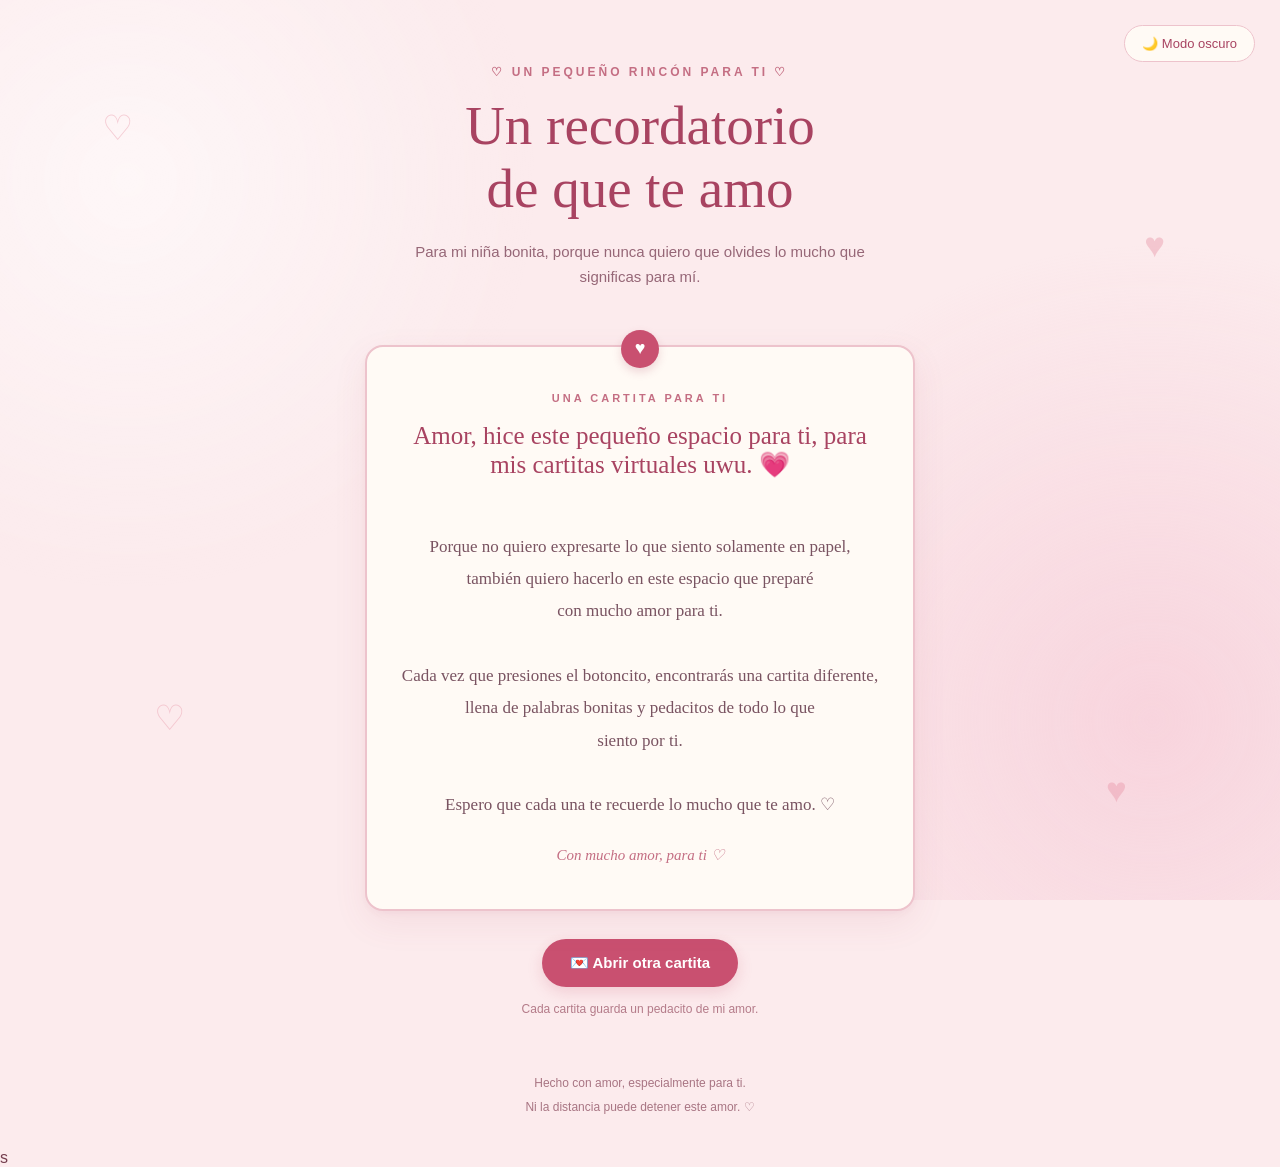
<file: Cartittas/index.html>
<!DOCTYPE html>
<html lang="es">

<head>
    <meta charset="UTF-8">
    <meta name="viewport" content="width=device-width, initial-scale=1.0">

    <title>Un recordatorio de que te amo ❤️</title>

    <link rel="stylesheet" href="styles.css">
</head>

<body>

    <!-- Espacio para los corazones animados -->
    <div id="lluvia-corazones"></div>

    <!-- Decoraciones del fondo -->
    <div class="decoracion corazon-1">♡</div>
    <div class="decoracion corazon-2">♥</div>
    <div class="decoracion corazon-3">♡</div>
    <div class="decoracion corazon-4">♥</div>

    <main class="contenedor">

        <!-- Botón modo oscuro -->
        <button id="boton-tema" class="boton-tema">
            🌙 Modo oscuro
        </button>

        <header class="encabezado">

            <p class="subtitulo">♡ UN PEQUEÑO RINCÓN PARA TI ♡</p>

            <h1>Un recordatorio<br>de que te amo</h1>

            <p class="descripcion">
                Para mi niña bonita, porque nunca quiero que olvides
                lo mucho que significas para mí.
            </p>

        </header>

        <!-- Zona de cartas -->
        <section class="zona-cartas">

            <div class="sobre" id="sobre">

                <div class="sello">♥</div>

                <div class="contenido-carta">

                    <p class="etiqueta">UNA CARTITA PARA TI</p>

                    <h2 id="titulo-carta">
                        Amor, hice este pequeño espacio para ti, para mis cartitas virtuales uwu. 💗
                    </h2>

                    <p id="mensaje-carta">
                        Porque no quiero expresarte lo que siento solamente en papel,
                        también quiero hacerlo en este espacio que preparé
                        con mucho amor para ti.

                        Cada vez que presiones el botoncito, encontrarás una cartita diferente,
                        llena de palabras bonitas y pedacitos de todo lo que
                        siento por ti.

                        Espero que cada una te recuerde lo mucho que te amo. ♡
                    </p>

                    <p id="firma">
                        Con mucho amor, para ti ♡
                    </p>

                </div>

            </div>

            <button id="boton-carta">
                💌 Abrir otra cartita
            </button>

            <p class="indicacion">
                Cada cartita guarda un pedacito de mi amor.
            </p>

        </section>

        <footer class="pie-pagina">

            <p>Hecho con amor, especialmente para ti.</p>
            <p>Ni la distancia puede detener este amor. ♡</p>

        </footer>

    </main>

    <script src="script.js"></script>

</body>

</html>
s
</file>
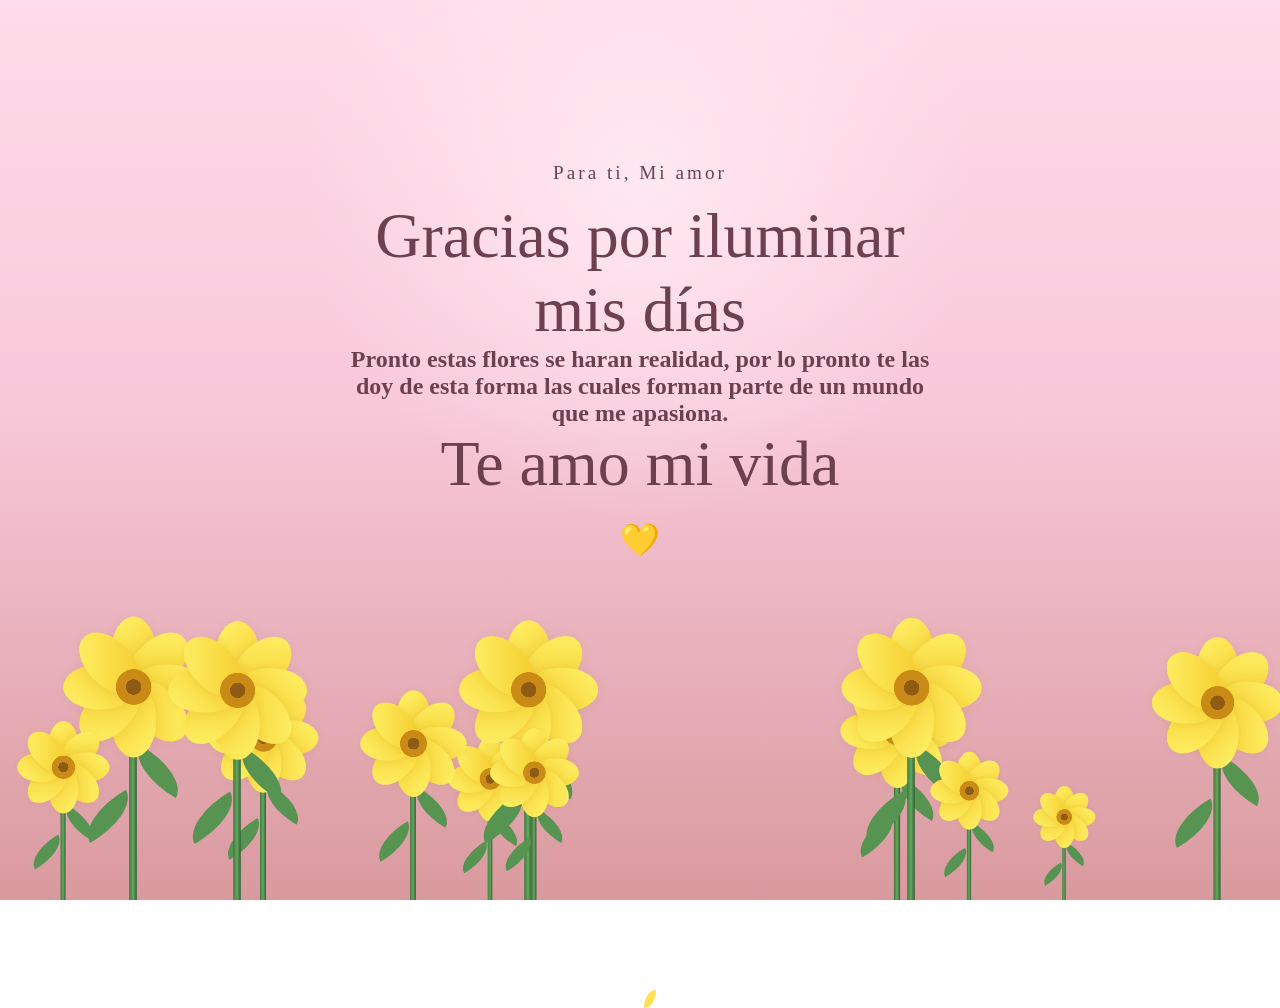
<file: Flores_amarillas/index.html>
<!DOCTYPE html>
<html lang="es">
<head>
    <meta charset="UTF-8">
    <meta name="viewport" content="width=device-width, initial-scale=1.0">
    <title>Para Heidy 🌼</title>
    <link rel="stylesheet" href="style.css">
</head>

<body>

    <main class="jardin">

        <div class="mensaje">
            <p class="pequeno">Para ti, Mi amor</p>
            <h1>Gracias por iluminar mis días</h1>
            <h2>Pronto estas flores se haran realidad, por lo pronto te las doy de esta forma las cuales forman parte de un mundo que me apasiona.</h2>
            <h1>Te amo mi vida</h1>
            <p class="corazon">💛</p>
        </div>

        <div id="flores"></div>

        <div class="petalos"></div>

    </main>

    <script src="script.js"></script>
</body>
</html>
</file>
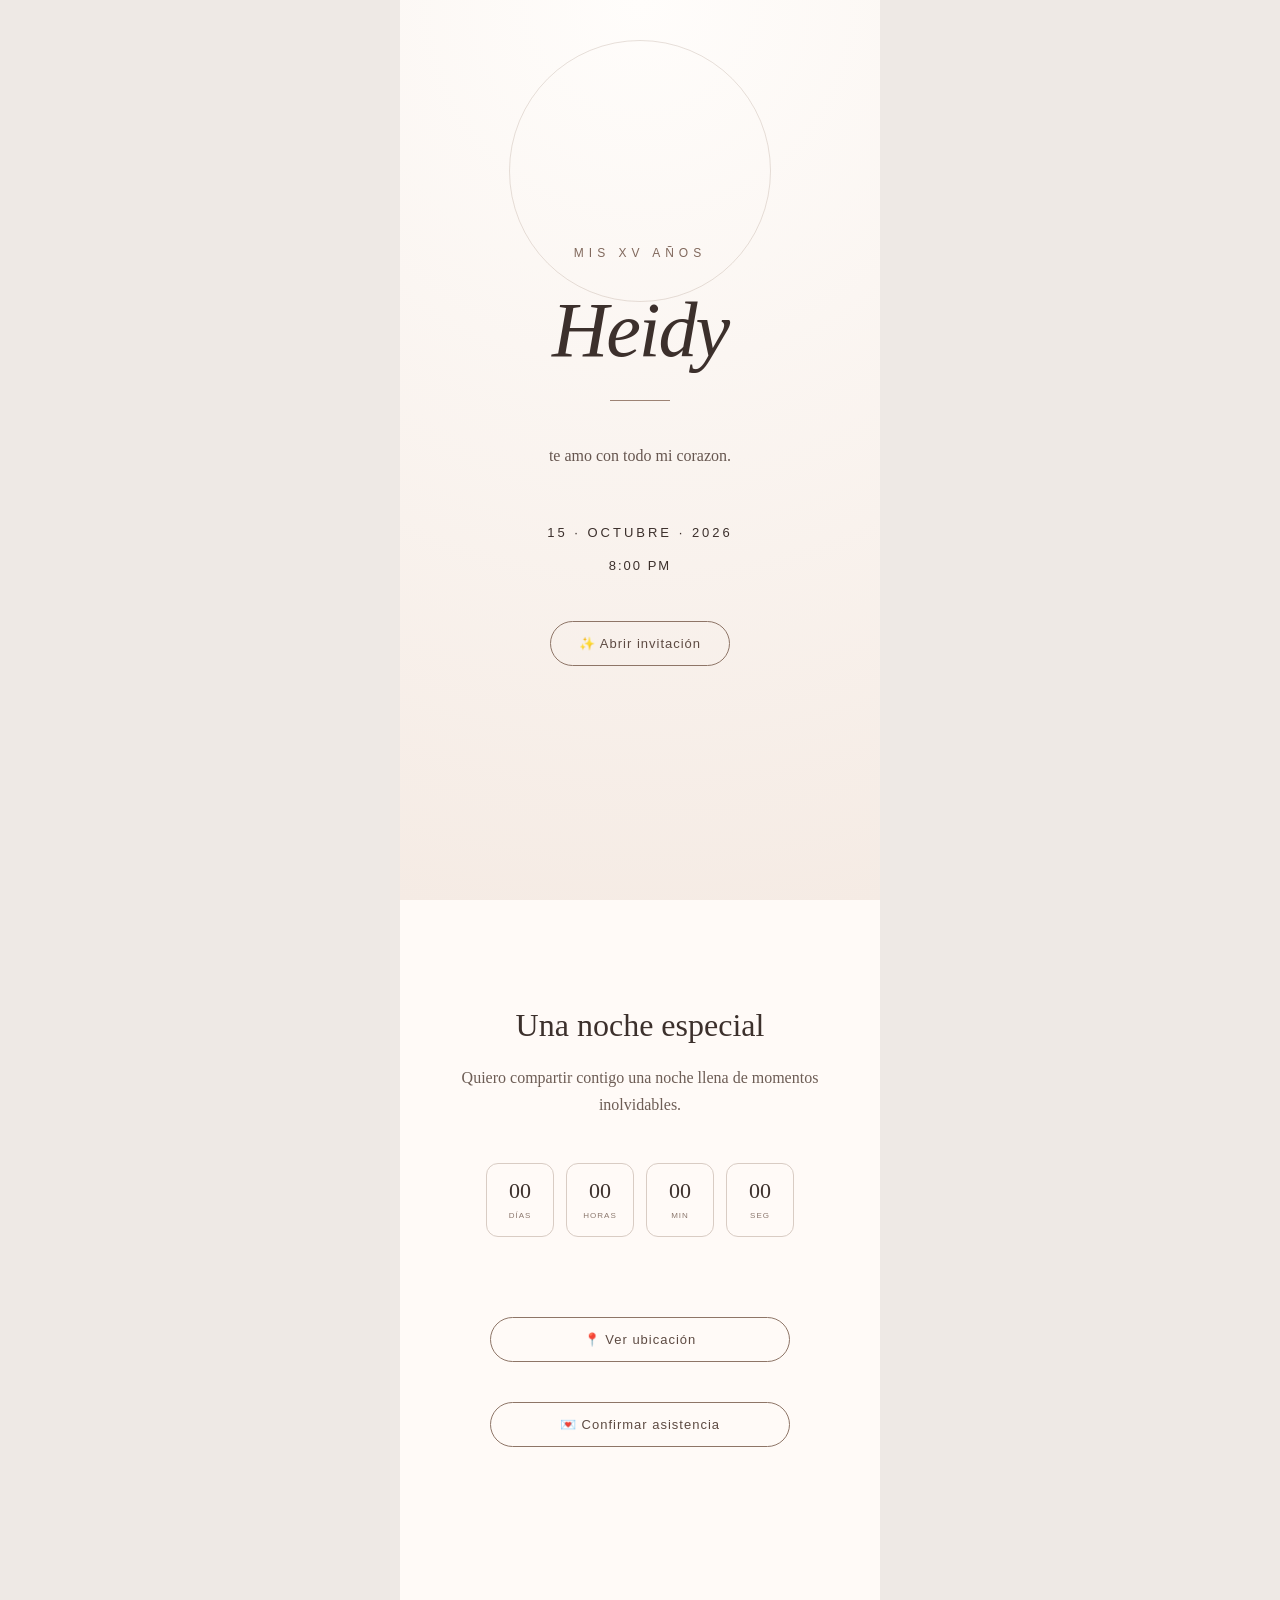
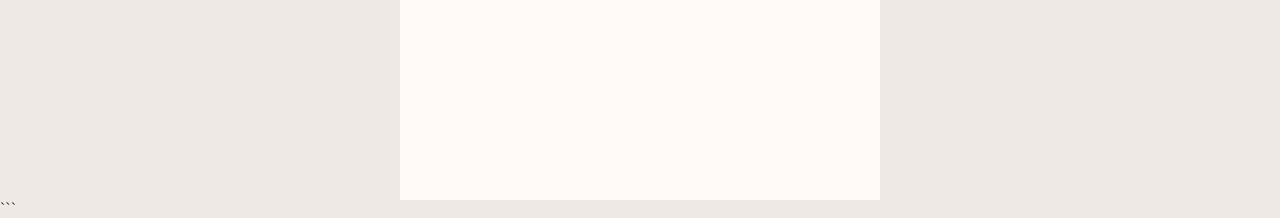
<file: heidy/index.html>
<!DOCTYPE html>
<html lang="es">
<head>
    <meta charset="UTF-8">
    <meta name="viewport" content="width=device-width, initial-scale=1.0">

    <title>Heidy | Te amo mi bebeeee</title>

    <link rel="stylesheet" href="style.css">
</head>

<body>

    <main class="invitacion">

        <section class="portada">

            <p class="pequeno">MIS XV AÑOS</p>

            <h1>Heidy</h1>

            <div class="linea"></div>

            <p class="mensaje">
                te amo con todo mi corazon.
            </p>

            <p class="fecha">
                15 · OCTUBRE · 2026
            </p>

            <p class="hora">
                8:00 PM
            </p>

            <button class="boton" onclick="abrirInvitacion()">
                ✨ Abrir invitación
            </button>

        </section>


        <section class="contenido">

            <h2>Una noche especial</h2>

            <p>
                Quiero compartir contigo una noche
                llena de momentos inolvidables.
            </p>

            <div class="contador">

                <div>
                    <strong id="dias">00</strong>
                    <span>DÍAS</span>
                </div>

                <div>
                    <strong id="horas">00</strong>
                    <span>HORAS</span>
                </div>

                <div>
                    <strong id="minutos">00</strong>
                    <span>MIN</span>
                </div>

                <div>
                    <strong id="segundos">00</strong>
                    <span>SEG</span>
                </div>

            </div>


            <div class="botones">

                <a href="https://maps.google.com"
                   target="_blank"
                   class="boton secundario">
                    📍 Ver ubicación
                </a>

                <a href="https://wa.me/"
                   target="_blank"
                   class="boton secundario">
                    💌 Confirmar asistencia
                </a>

            </div>

        </section>

    </main>


    <script>

        function abrirInvitacion() {

            document.querySelector(".contenido")
                .scrollIntoView({
                    behavior: "smooth"
                });

        }


        const fechaEvento =
    new Date("August 31, 2026 20:08:00").getTime();

        function actualizarContador() {

            const ahora = new Date().getTime();

            const diferencia =
                fechaEvento - ahora;


            if (diferencia <= 0) {

                document.getElementById("dias").textContent = "00";
                document.getElementById("horas").textContent = "00";
                document.getElementById("minutos").textContent = "00";
                document.getElementById("segundos").textContent = "00";

                return;

            }


            const dias =
                Math.floor(
                    diferencia /
                    (1000 * 60 * 60 * 24)
                );


            const horas =
                Math.floor(
                    (diferencia /
                    (1000 * 60 * 60)) % 24
                );


            const minutos =
                Math.floor(
                    (diferencia /
                    (1000 * 60)) % 60
                );


            const segundos =
                Math.floor(
                    (diferencia /
                    1000) % 60
                );


            document.getElementById("dias")
                .textContent =
                String(dias).padStart(2, "0");


            document.getElementById("horas")
                .textContent =
                String(horas).padStart(2, "0");


            document.getElementById("minutos")
                .textContent =
                String(minutos).padStart(2, "0");


            document.getElementById("segundos")
                .textContent =
                String(segundos).padStart(2, "0");

        }


        actualizarContador();

        setInterval(actualizarContador, 1000);

    </script>

</body>
</html>
```
</file>
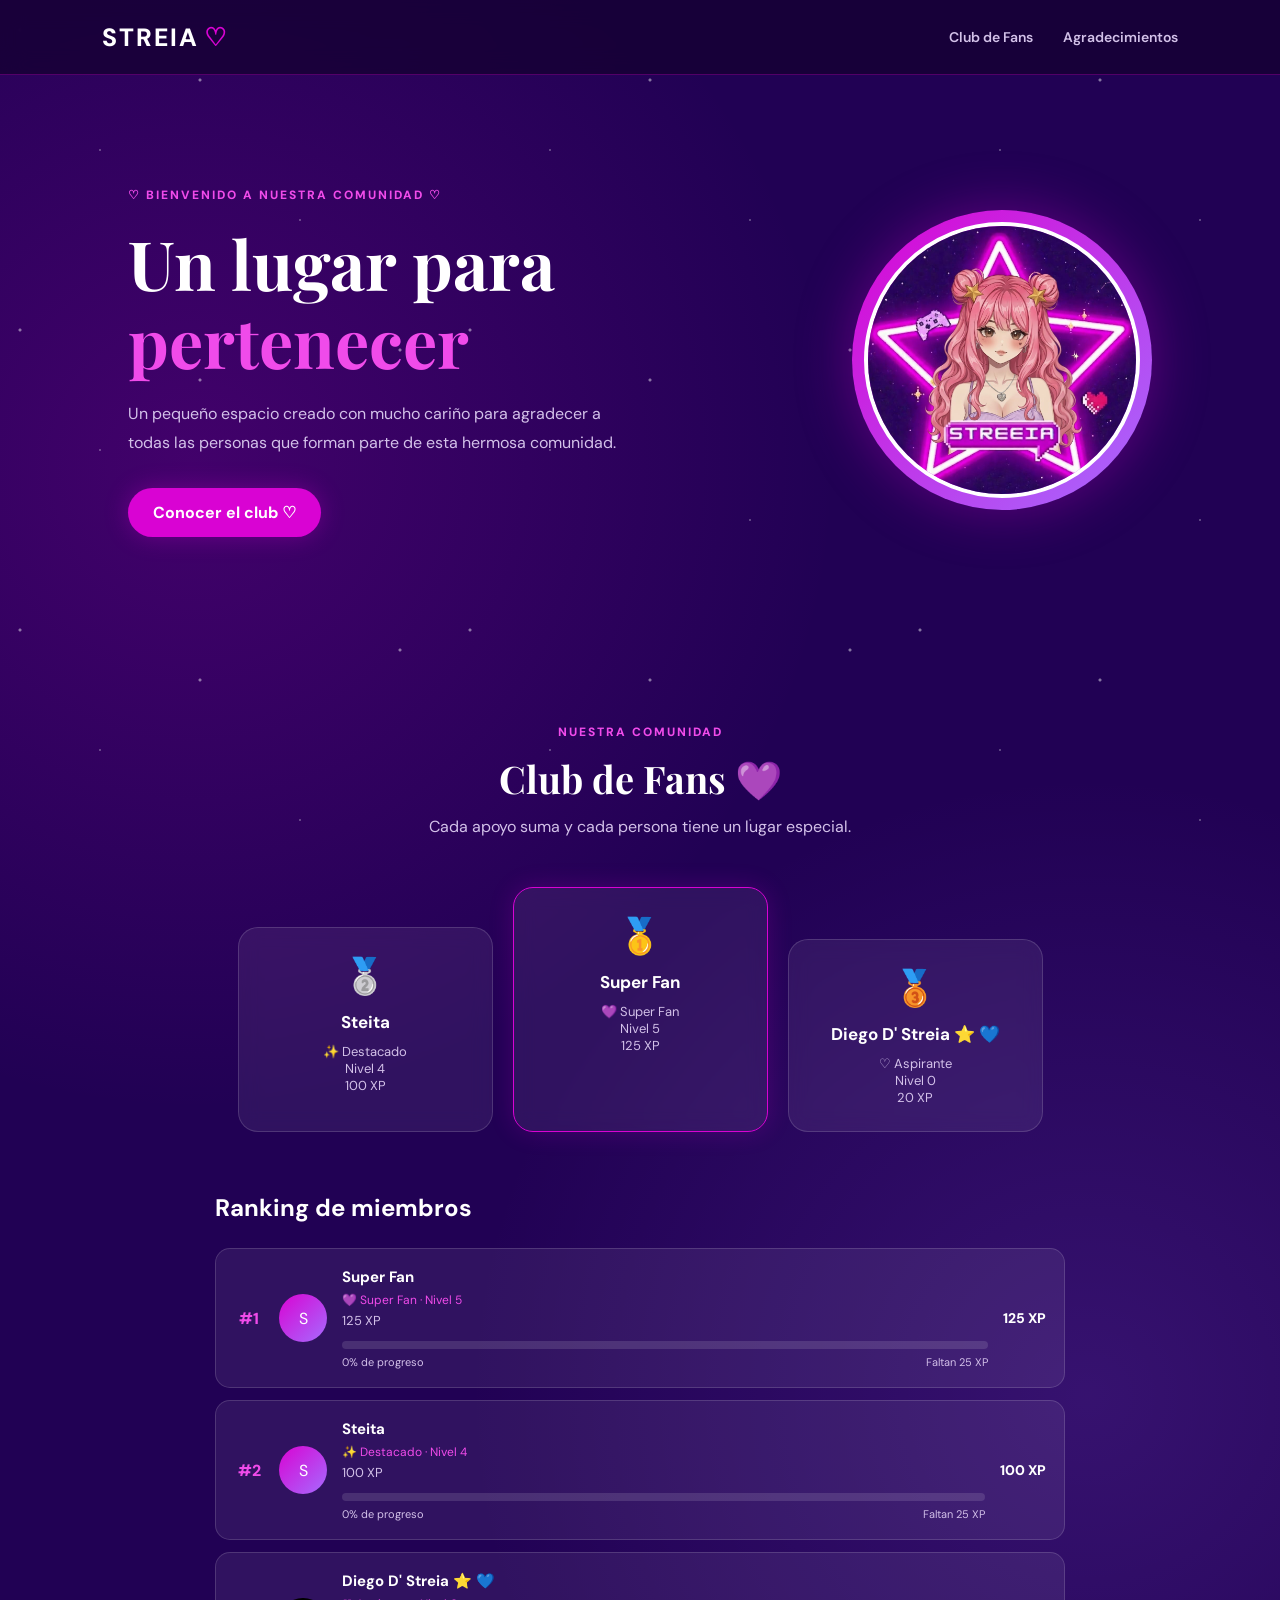
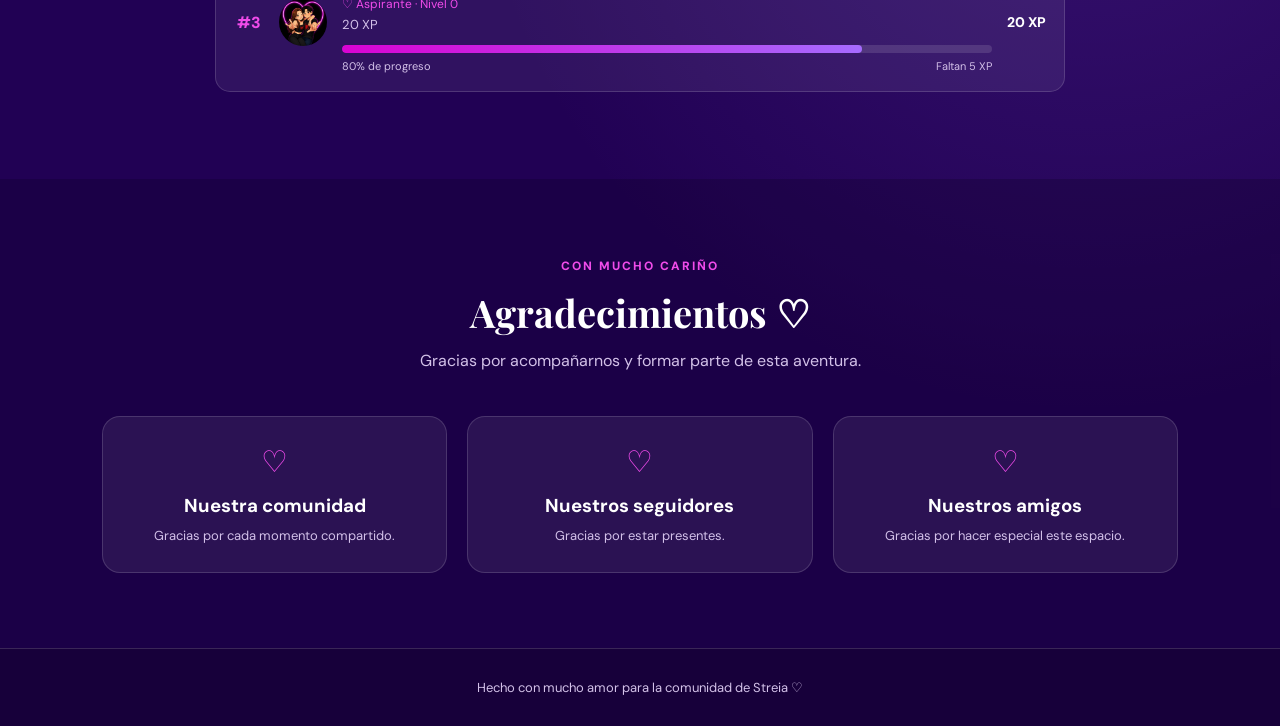
<file: streia/index.html>
<!DOCTYPE html>
<html lang="es">
<head>
    <meta charset="UTF-8">
    <meta name="viewport" content="width=device-width, initial-scale=1.0">
    <title>Streia | Club de Fans</title>
    <link rel="stylesheet" href="styles.css">
</head>
<body>

    <header class="topbar">
        <a href="#" class="logo">STREIA<span>♡</span></a>

        <nav>
            <a href="#club">Club de Fans</a>
            <a href="#agradecimientos">Agradecimientos</a>
        </nav>
    </header>

    <main>
        <section class="hero">
            <div class="hero-content">
                <span class="hero-label">♡ BIENVENIDO A NUESTRA COMUNIDAD ♡</span>

                <h1>Un lugar para <span>pertenecer</span></h1>

                <p>
                    Un pequeño espacio creado con mucho cariño para
                    agradecer a todas las personas que forman parte
                    de esta hermosa comunidad.
                </p>

                <a href="#club" class="hero-button">Conocer el club ♡</a>
            </div>

            <div class="hero-character">
                <!-- CAMBIA streia.png POR EL NOMBRE REAL DE TU FOTO -->
                <img src="img/foto .jpg" alt="Foto de perfil de Streia">
            </div>
        </section>

        <section class="section" id="club">
            <div class="section-heading">
                <span class="section-label">NUESTRA COMUNIDAD</span>
                <h2>Club de Fans 💜</h2>
                <p>Cada apoyo suma y cada persona tiene un lugar especial.</p>
            </div>

            <div class="podium" id="podium"></div>

            <div class="ranking-container">
                <h3>Ranking de miembros</h3>
                <div id="ranking"></div>
            </div>
        </section>

        <section class="section thanks-section" id="agradecimientos">
            <div class="section-heading">
                <span class="section-label">CON MUCHO CARIÑO</span>
                <h2>Agradecimientos ♡</h2>
                <p>Gracias por acompañarnos y formar parte de esta aventura.</p>
            </div>

            <div class="members" id="agradecidos"></div>
        </section>
    </main>

    <footer>
        <p>Hecho con mucho amor para la comunidad de Streia ♡</p>
    </footer>

    <script src="script.js"></script>
</body>
</html>
</file>
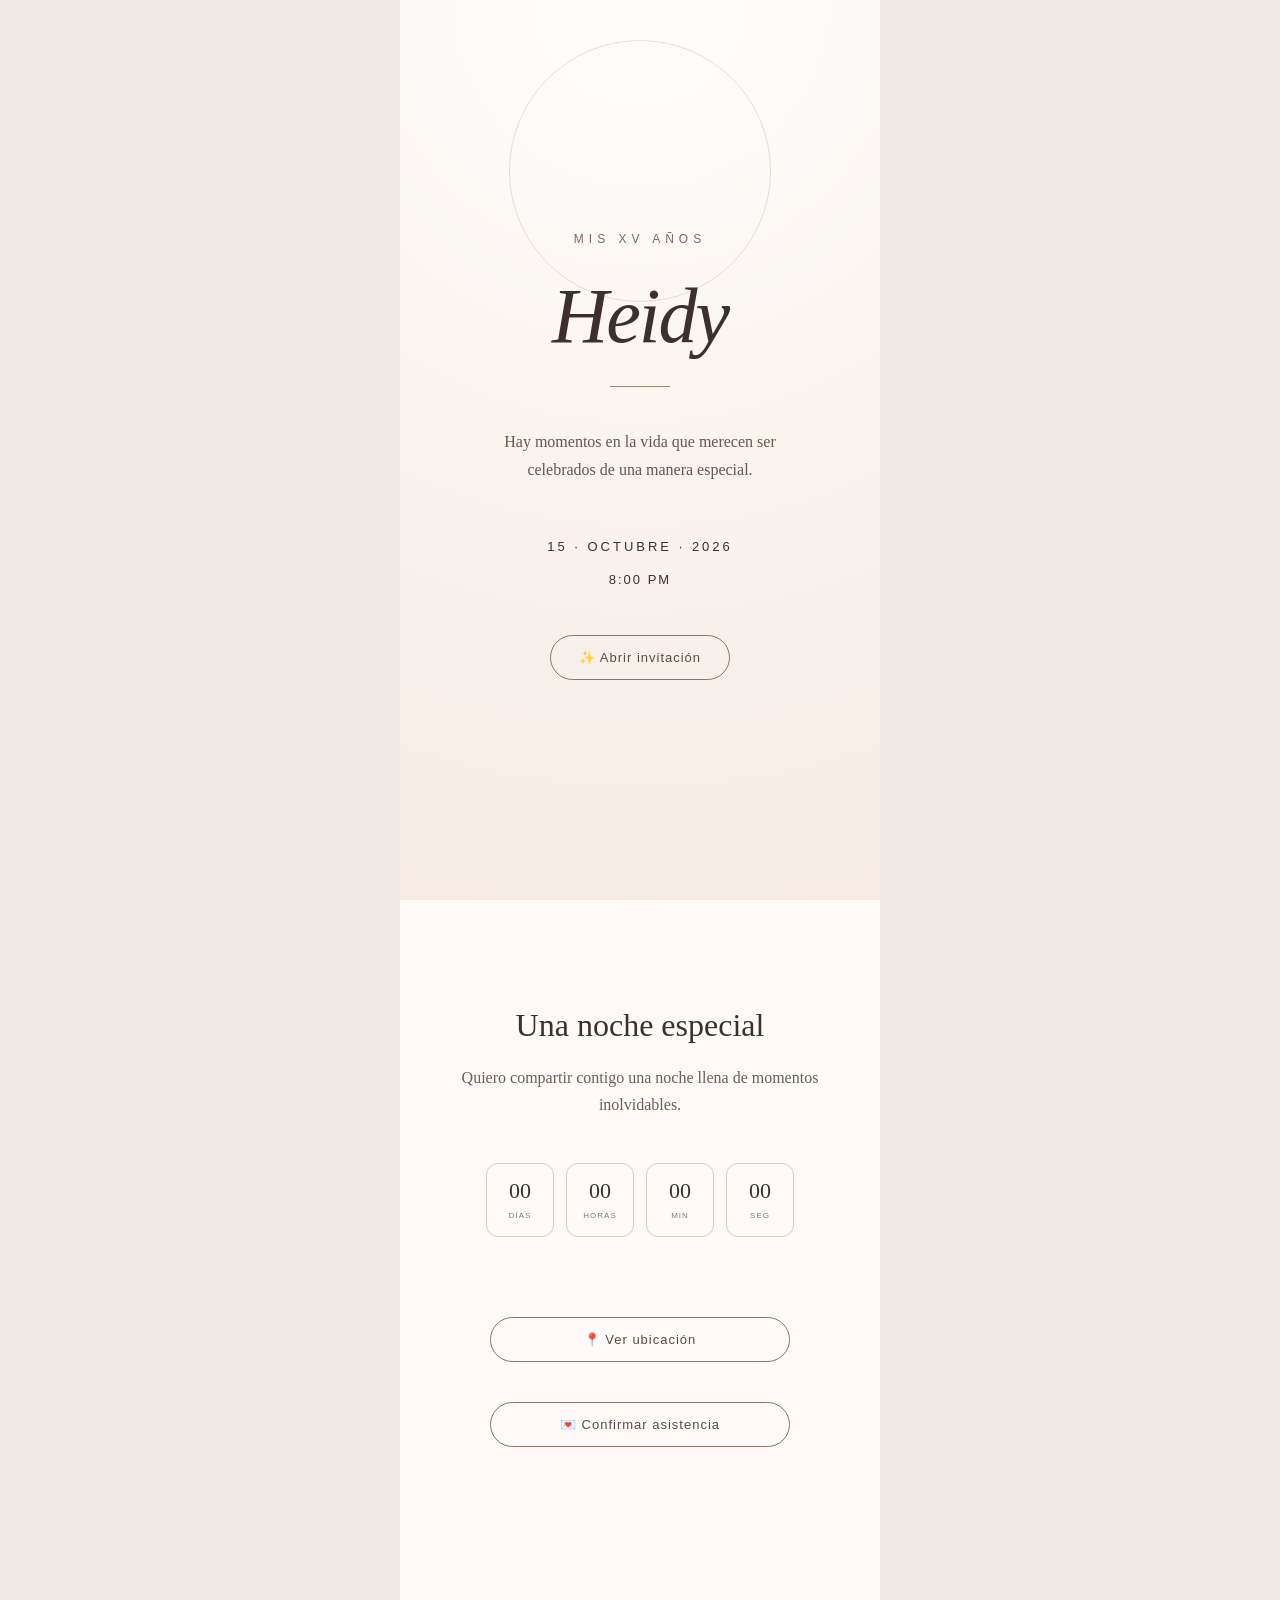
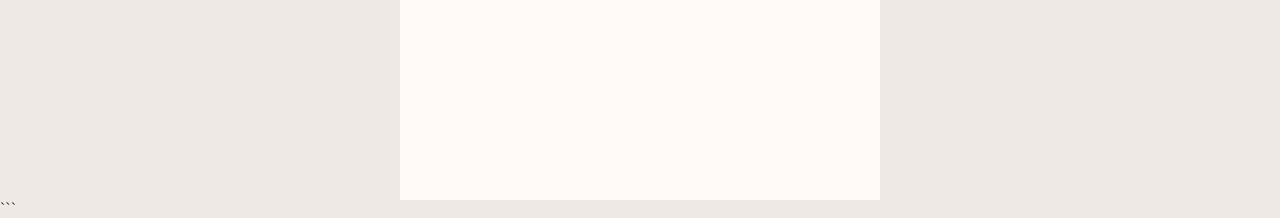
<file: Tarjeta Heidy/index.html>
<!DOCTYPE html>
<html lang="es">
<head>
    <meta charset="UTF-8">
    <meta name="viewport" content="width=device-width, initial-scale=1.0">

    <title>Heidy | Mis XV años</title>

    <link rel="stylesheet" href="style.css">
</head>

<body>

    <main class="invitacion">

        <section class="portada">

            <p class="pequeno">MIS XV AÑOS</p>

            <h1>Heidy</h1>

            <div class="linea"></div>

            <p class="mensaje">
                Hay momentos en la vida que merecen
                ser celebrados de una manera especial.
            </p>

            <p class="fecha">
                15 · OCTUBRE · 2026
            </p>

            <p class="hora">
                8:00 PM
            </p>

            <button class="boton" onclick="abrirInvitacion()">
                ✨ Abrir invitación
            </button>

        </section>


        <section class="contenido">

            <h2>Una noche especial</h2>

            <p>
                Quiero compartir contigo una noche
                llena de momentos inolvidables.
            </p>

            <div class="contador">

                <div>
                    <strong id="dias">00</strong>
                    <span>DÍAS</span>
                </div>

                <div>
                    <strong id="horas">00</strong>
                    <span>HORAS</span>
                </div>

                <div>
                    <strong id="minutos">00</strong>
                    <span>MIN</span>
                </div>

                <div>
                    <strong id="segundos">00</strong>
                    <span>SEG</span>
                </div>

            </div>


            <div class="botones">

                <a href="https://maps.google.com"
                   target="_blank"
                   class="boton secundario">
                    📍 Ver ubicación
                </a>

                <a href="https://wa.me/"
                   target="_blank"
                   class="boton secundario">
                    💌 Confirmar asistencia
                </a>

            </div>

        </section>

    </main>


    <script>

        function abrirInvitacion() {

            document.querySelector(".contenido")
                .scrollIntoView({
                    behavior: "smooth"
                });

        }


        const fechaEvento =
    new Date("August 31, 2026 20:08:00").getTime();

        function actualizarContador() {

            const ahora = new Date().getTime();

            const diferencia =
                fechaEvento - ahora;


            if (diferencia <= 0) {

                document.getElementById("dias").textContent = "00";
                document.getElementById("horas").textContent = "00";
                document.getElementById("minutos").textContent = "00";
                document.getElementById("segundos").textContent = "00";

                return;

            }


            const dias =
                Math.floor(
                    diferencia /
                    (1000 * 60 * 60 * 24)
                );


            const horas =
                Math.floor(
                    (diferencia /
                    (1000 * 60 * 60)) % 24
                );


            const minutos =
                Math.floor(
                    (diferencia /
                    (1000 * 60)) % 60
                );


            const segundos =
                Math.floor(
                    (diferencia /
                    1000) % 60
                );


            document.getElementById("dias")
                .textContent =
                String(dias).padStart(2, "0");


            document.getElementById("horas")
                .textContent =
                String(horas).padStart(2, "0");


            document.getElementById("minutos")
                .textContent =
                String(minutos).padStart(2, "0");


            document.getElementById("segundos")
                .textContent =
                String(segundos).padStart(2, "0");

        }


        actualizarContador();

        setInterval(actualizarContador, 1000);

    </script>

</body>
</html>
```
</file>
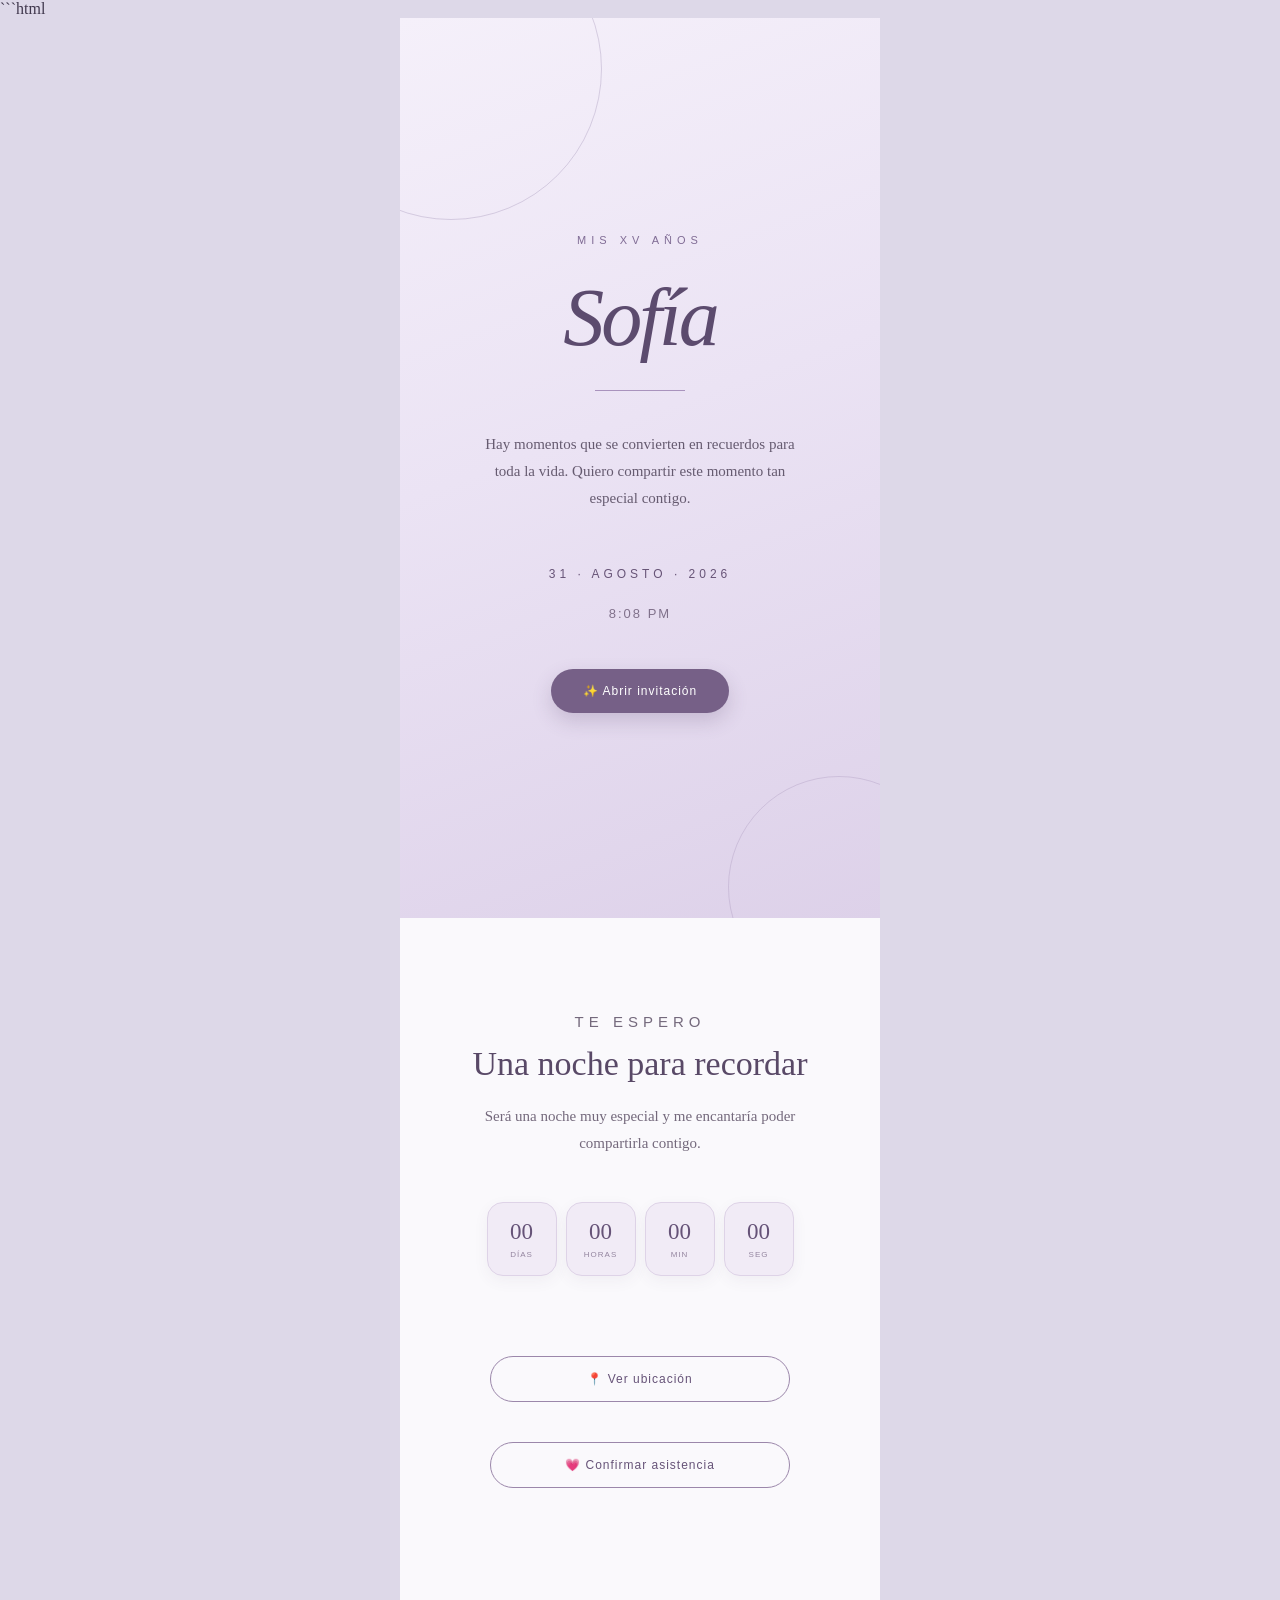
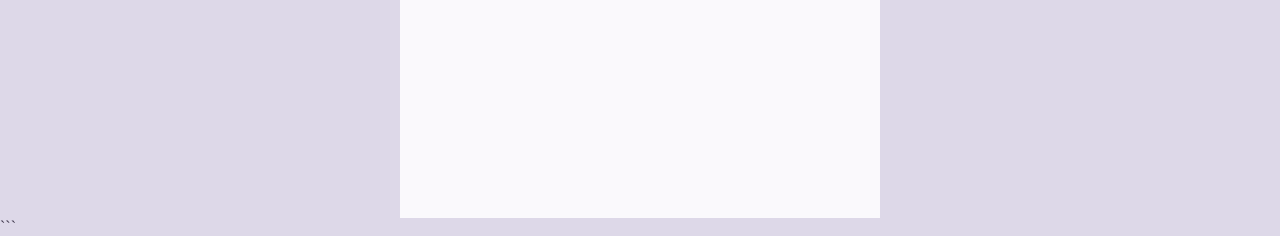
<file: Tarjeta sofia/index.html>
```html
<!DOCTYPE html>
<html lang="es">
<head>
    <meta charset="UTF-8">
    <meta name="viewport" content="width=device-width, initial-scale=1.0">
    <title>Sofía | Mis XV años</title>
    <link rel="stylesheet" href="style.css">
</head>

<body>

    <main class="invitacion">

        <!-- PORTADA -->
        <section class="portada">

            <p class="pequeno">MIS XV AÑOS</p>

            <h1>Sofía</h1>

            <div class="linea"></div>

            <p class="mensaje">
                Hay momentos que se convierten
                en recuerdos para toda la vida.
                Quiero compartir este momento
                tan especial contigo.
            </p>

            <p class="fecha">
                31 · AGOSTO · 2026
            </p>

            <p class="hora">
                8:08 PM
            </p>

            <button class="boton" onclick="abrirInvitacion()">
                ✨ Abrir invitación
            </button>

        </section>


        <!-- INFORMACIÓN -->
        <section class="contenido">

            <p class="pequeno">TE ESPERO</p>

            <h2>Una noche para recordar</h2>

            <p>
                Será una noche muy especial y me
                encantaría poder compartirla contigo.
            </p>


            <!-- CONTADOR -->
            <div class="contador">

                <div>
                    <strong id="dias">00</strong>
                    <span>DÍAS</span>
                </div>

                <div>
                    <strong id="horas">00</strong>
                    <span>HORAS</span>
                </div>

                <div>
                    <strong id="minutos">00</strong>
                    <span>MIN</span>
                </div>

                <div>
                    <strong id="segundos">00</strong>
                    <span>SEG</span>
                </div>

            </div>


            <!-- BOTONES -->
            <div class="botones">

                <a
                    href="https://maps.google.com"
                    target="_blank"
                    class="boton secundario">
                    📍 Ver ubicación
                </a>

                <a
                    href="https://wa.me/"
                    target="_blank"
                    class="boton secundario">
                    💗 Confirmar asistencia
                </a>

            </div>

        </section>

    </main>


    <script>

        // FECHA DEL EVENTO
        const fechaEvento =
            new Date("August 31, 2026 20:08:00").getTime();


        // ABRIR INVITACIÓN
        function abrirInvitacion() {

            document
                .querySelector(".contenido")
                .scrollIntoView({
                    behavior: "smooth"
                });

        }


        // CONTADOR
        function actualizarContador() {

            const ahora =
                new Date().getTime();

            const diferencia =
                fechaEvento - ahora;


            if (diferencia <= 0) {

                document.getElementById("dias").textContent = "00";
                document.getElementById("horas").textContent = "00";
                document.getElementById("minutos").textContent = "00";
                document.getElementById("segundos").textContent = "00";

                return;

            }


            const dias =
                Math.floor(
                    diferencia /
                    (1000 * 60 * 60 * 24)
                );


            const horas =
                Math.floor(
                    (diferencia /
                    (1000 * 60 * 60)) % 24
                );


            const minutos =
                Math.floor(
                    (diferencia /
                    (1000 * 60)) % 60
                );


            const segundos =
                Math.floor(
                    (diferencia / 1000) % 60
                );


            document.getElementById("dias")
                .textContent =
                String(dias).padStart(2, "0");


            document.getElementById("horas")
                .textContent =
                String(horas).padStart(2, "0");


            document.getElementById("minutos")
                .textContent =
                String(minutos).padStart(2, "0");


            document.getElementById("segundos")
                .textContent =
                String(segundos).padStart(2, "0");

        }


        actualizarContador();

        setInterval(
            actualizarContador,
            1000
        );

    </script>

</body>
</html>
```
</file>
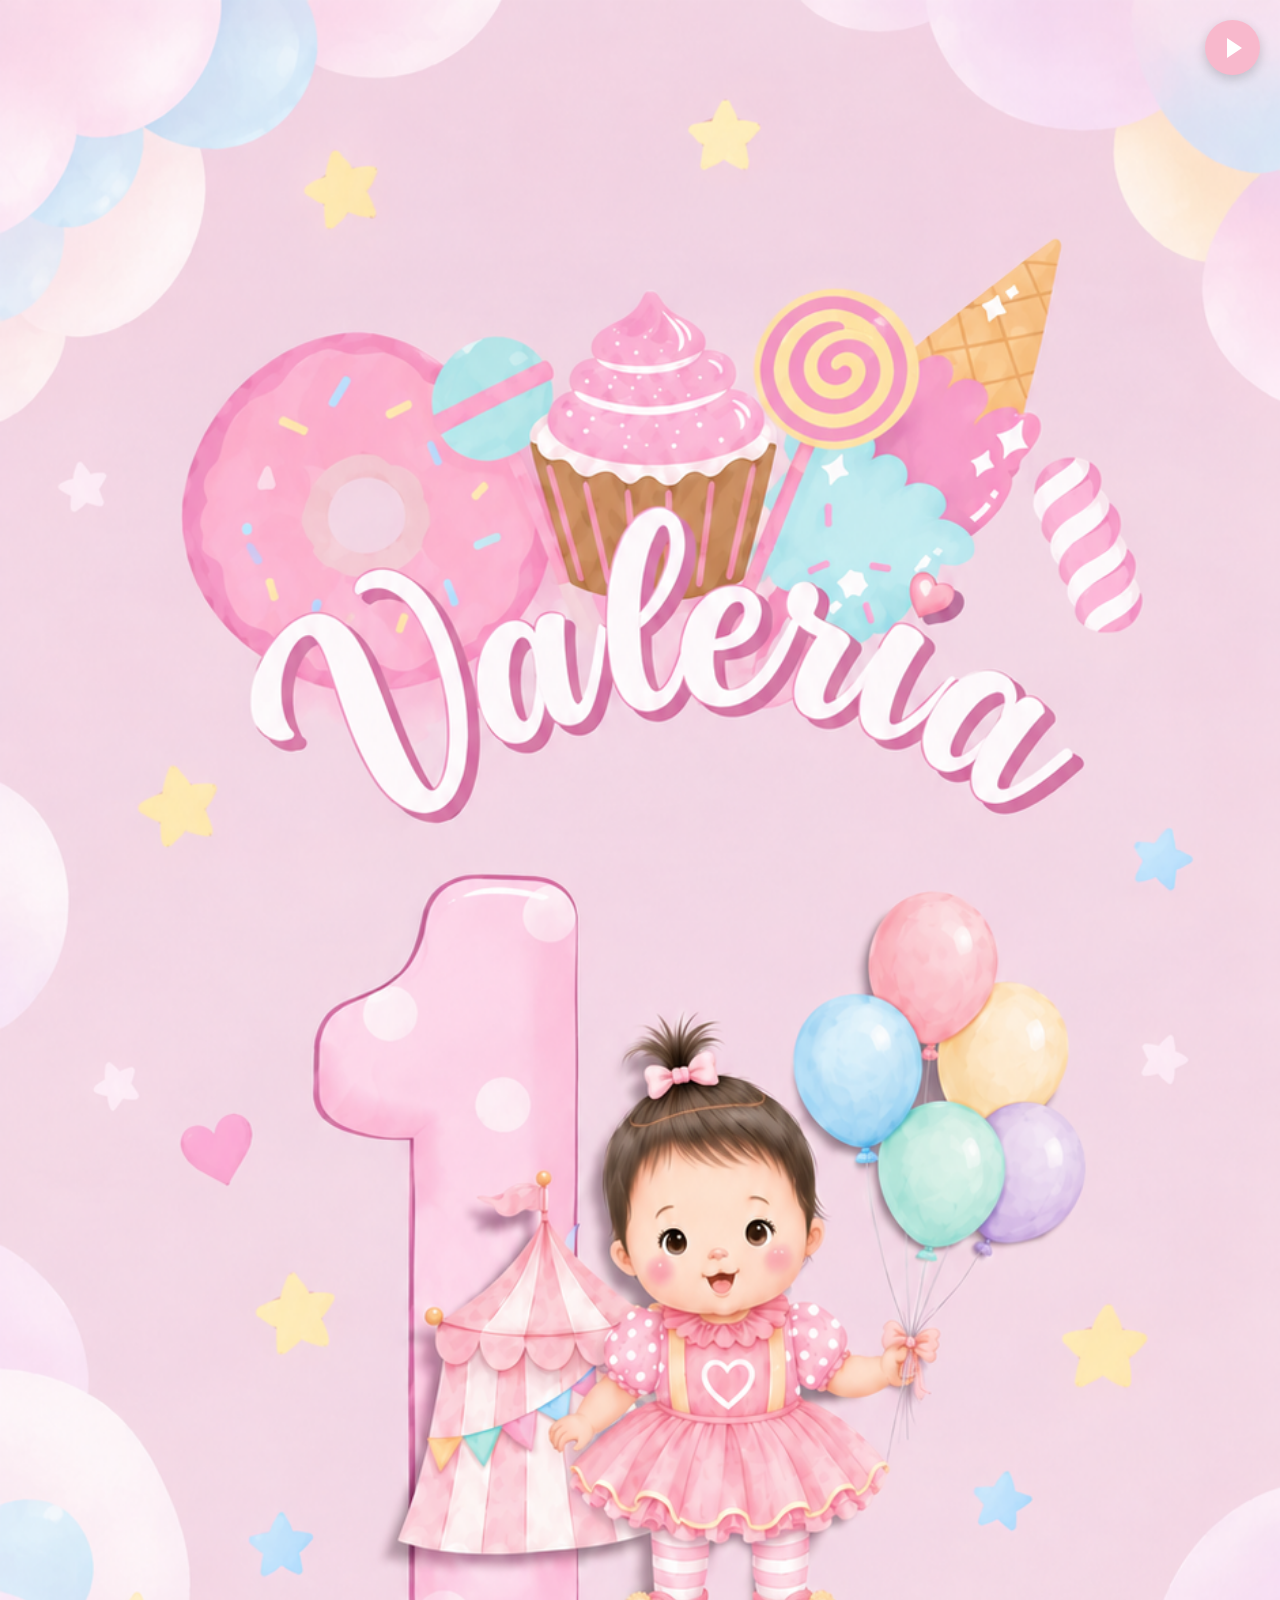
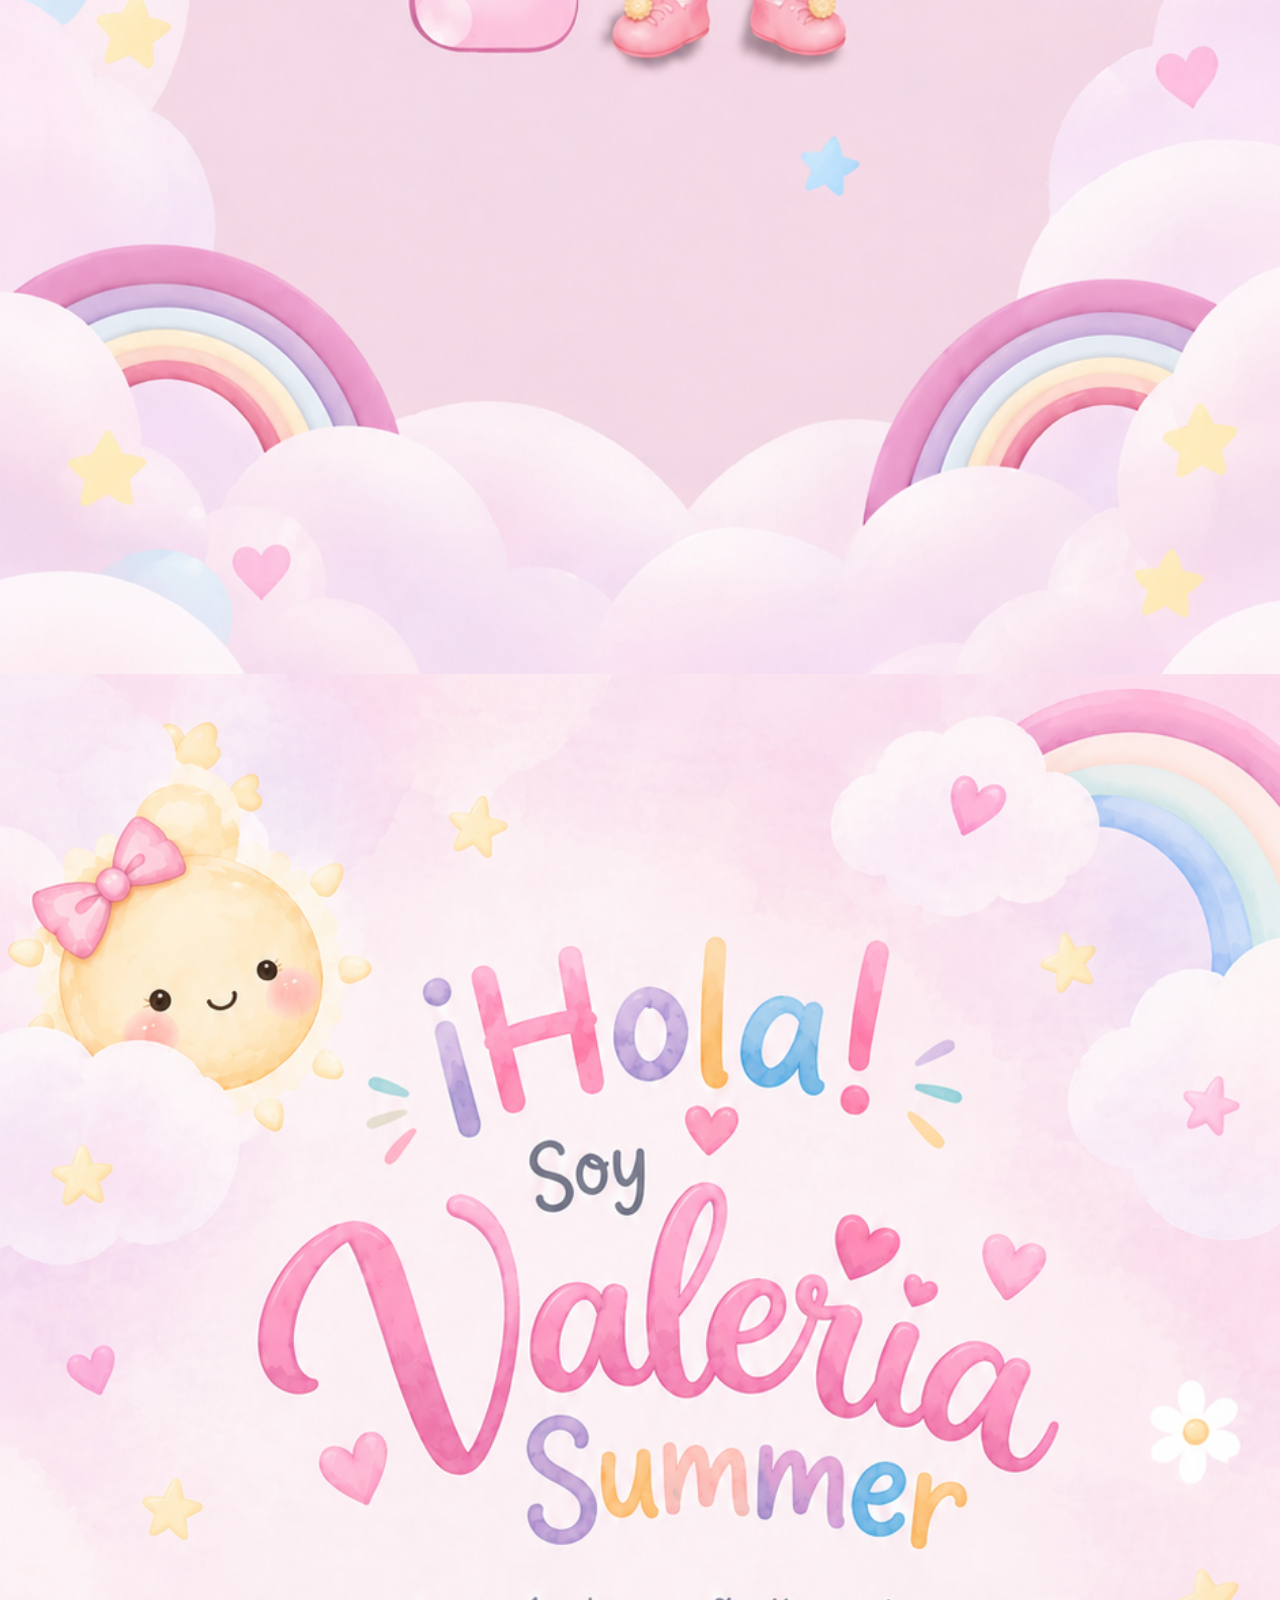
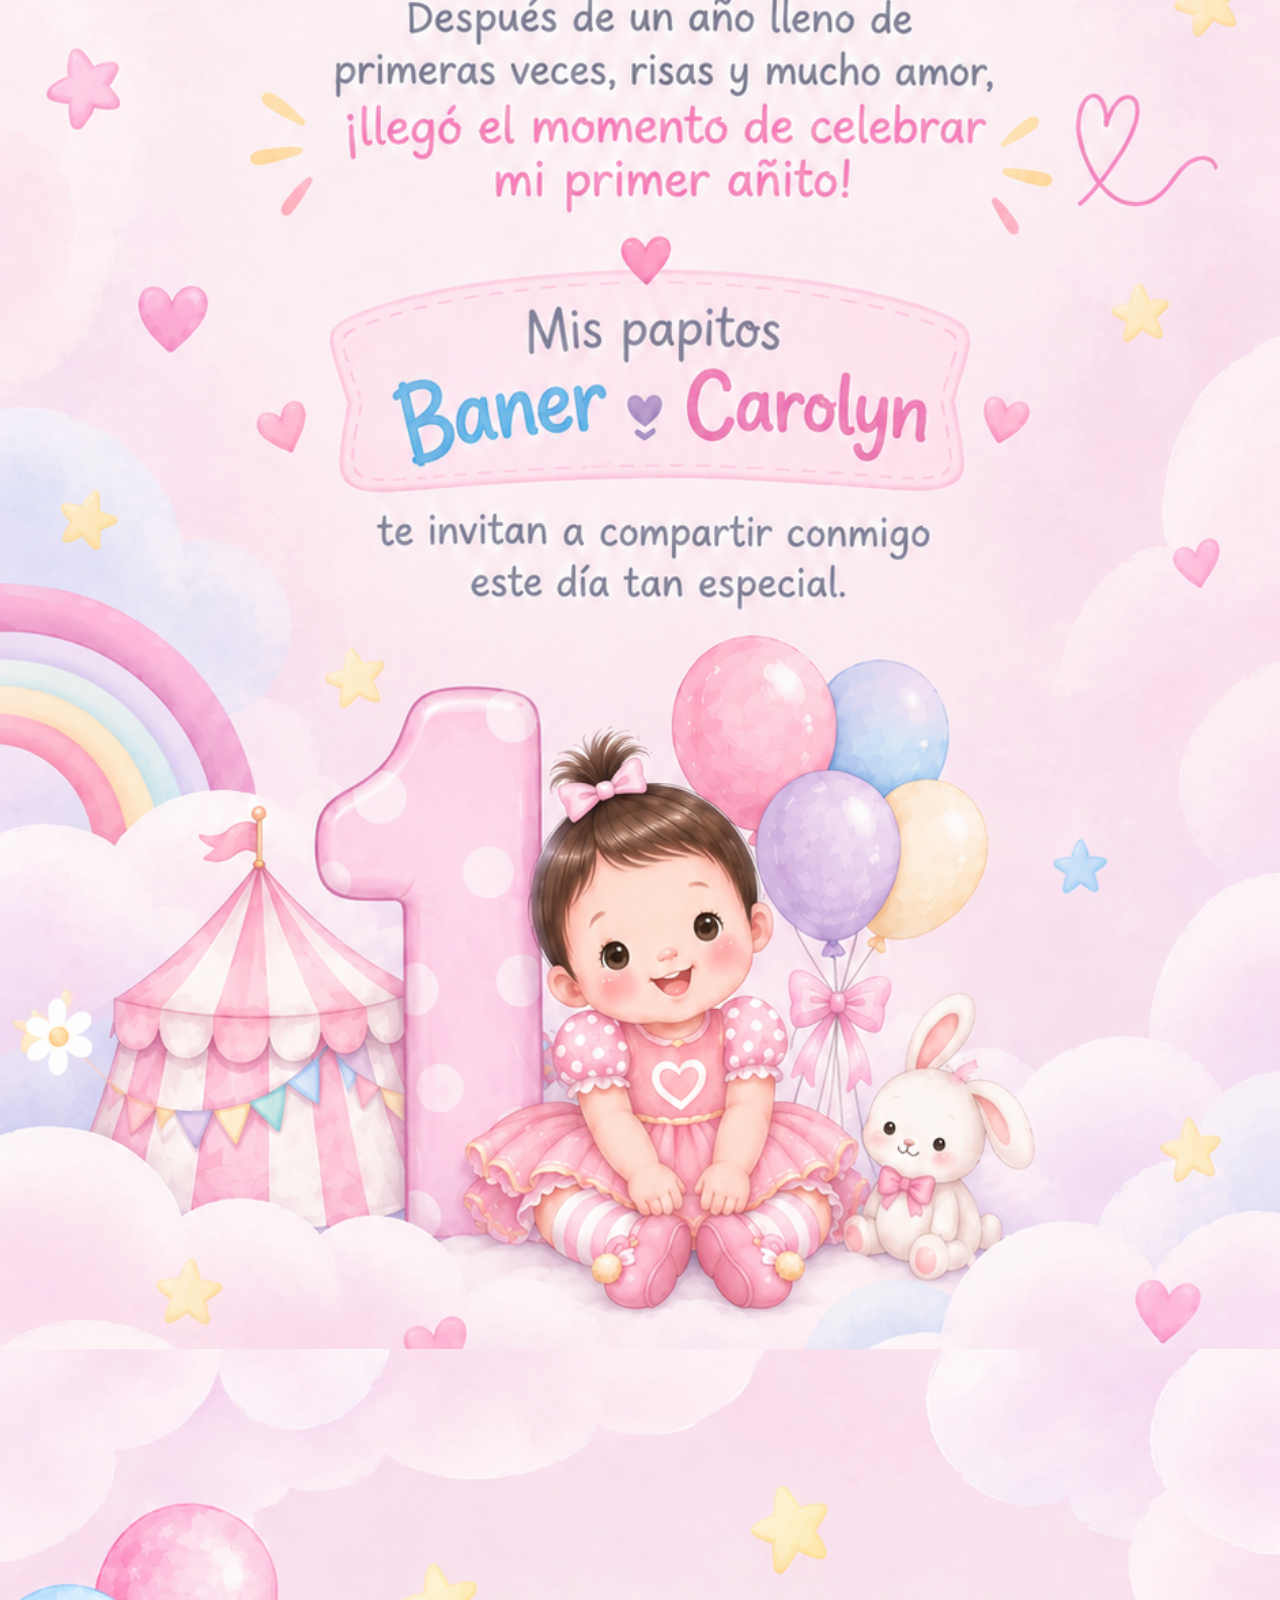
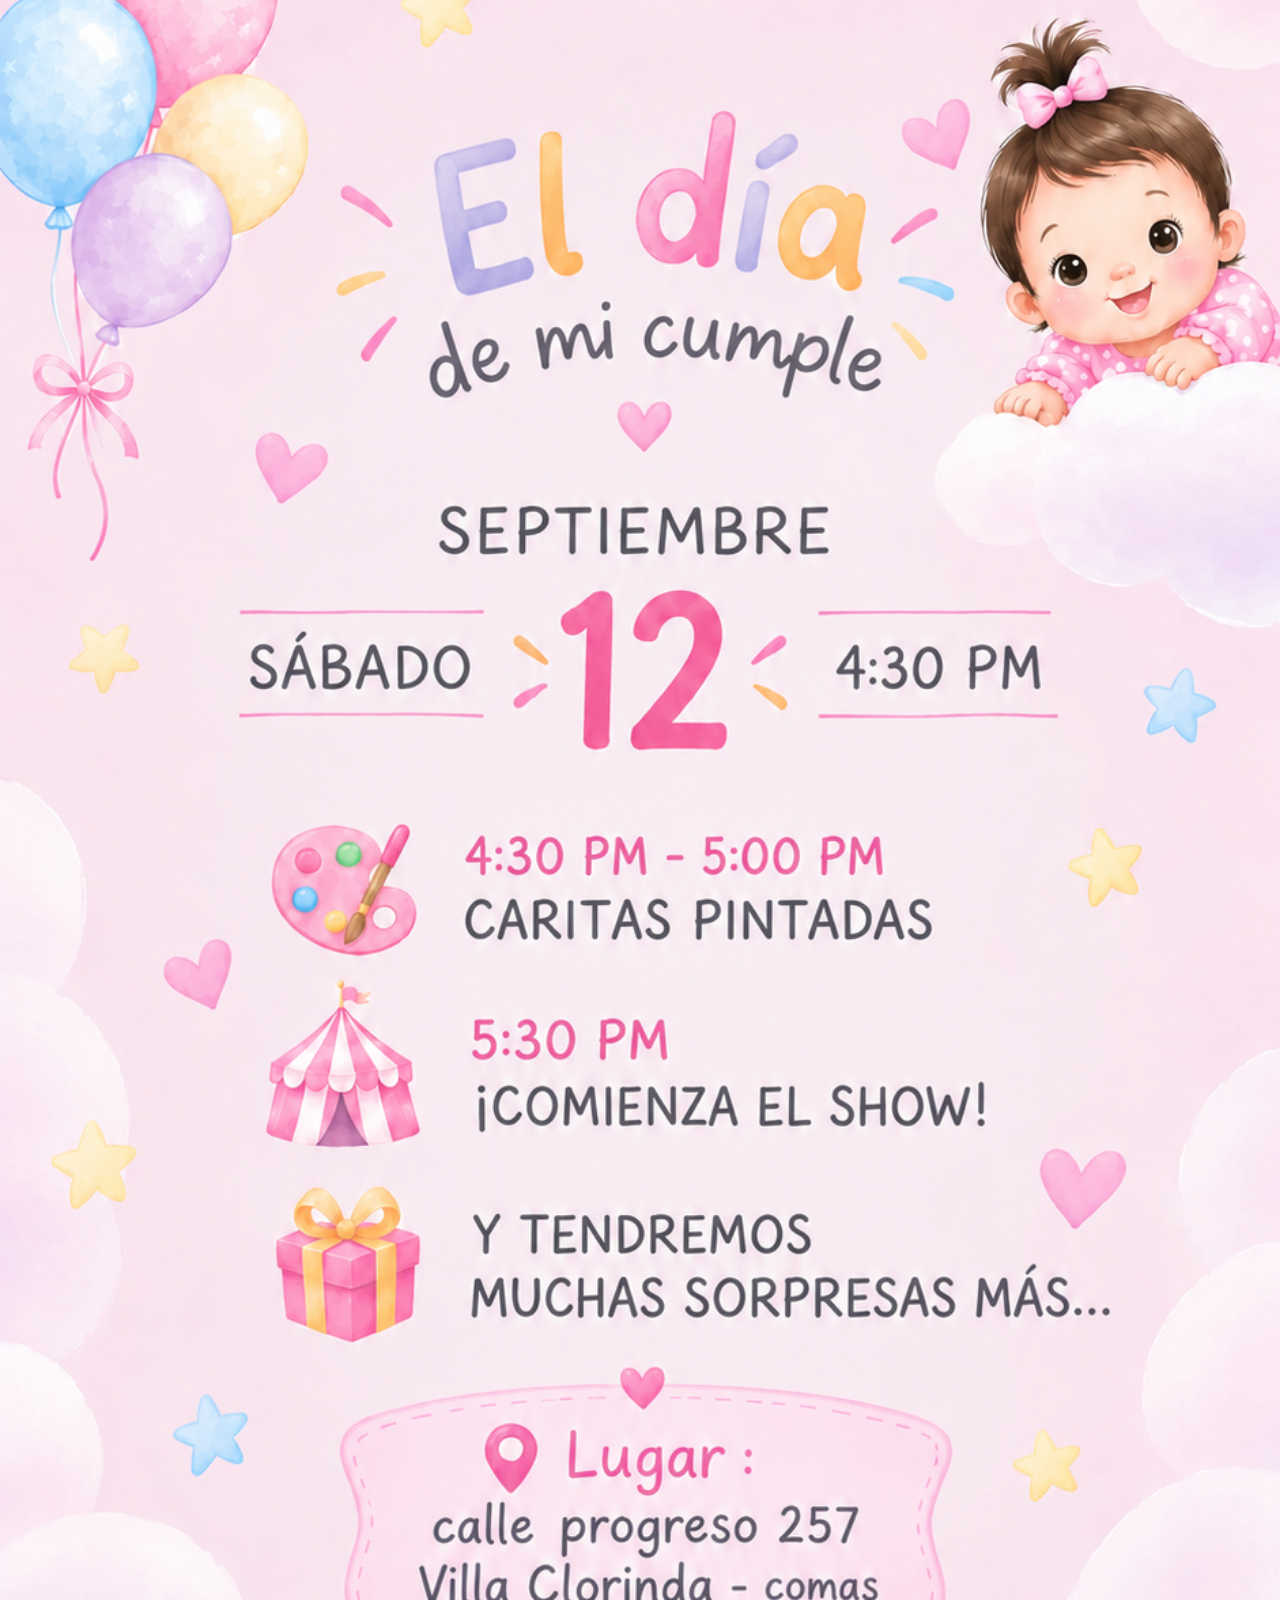
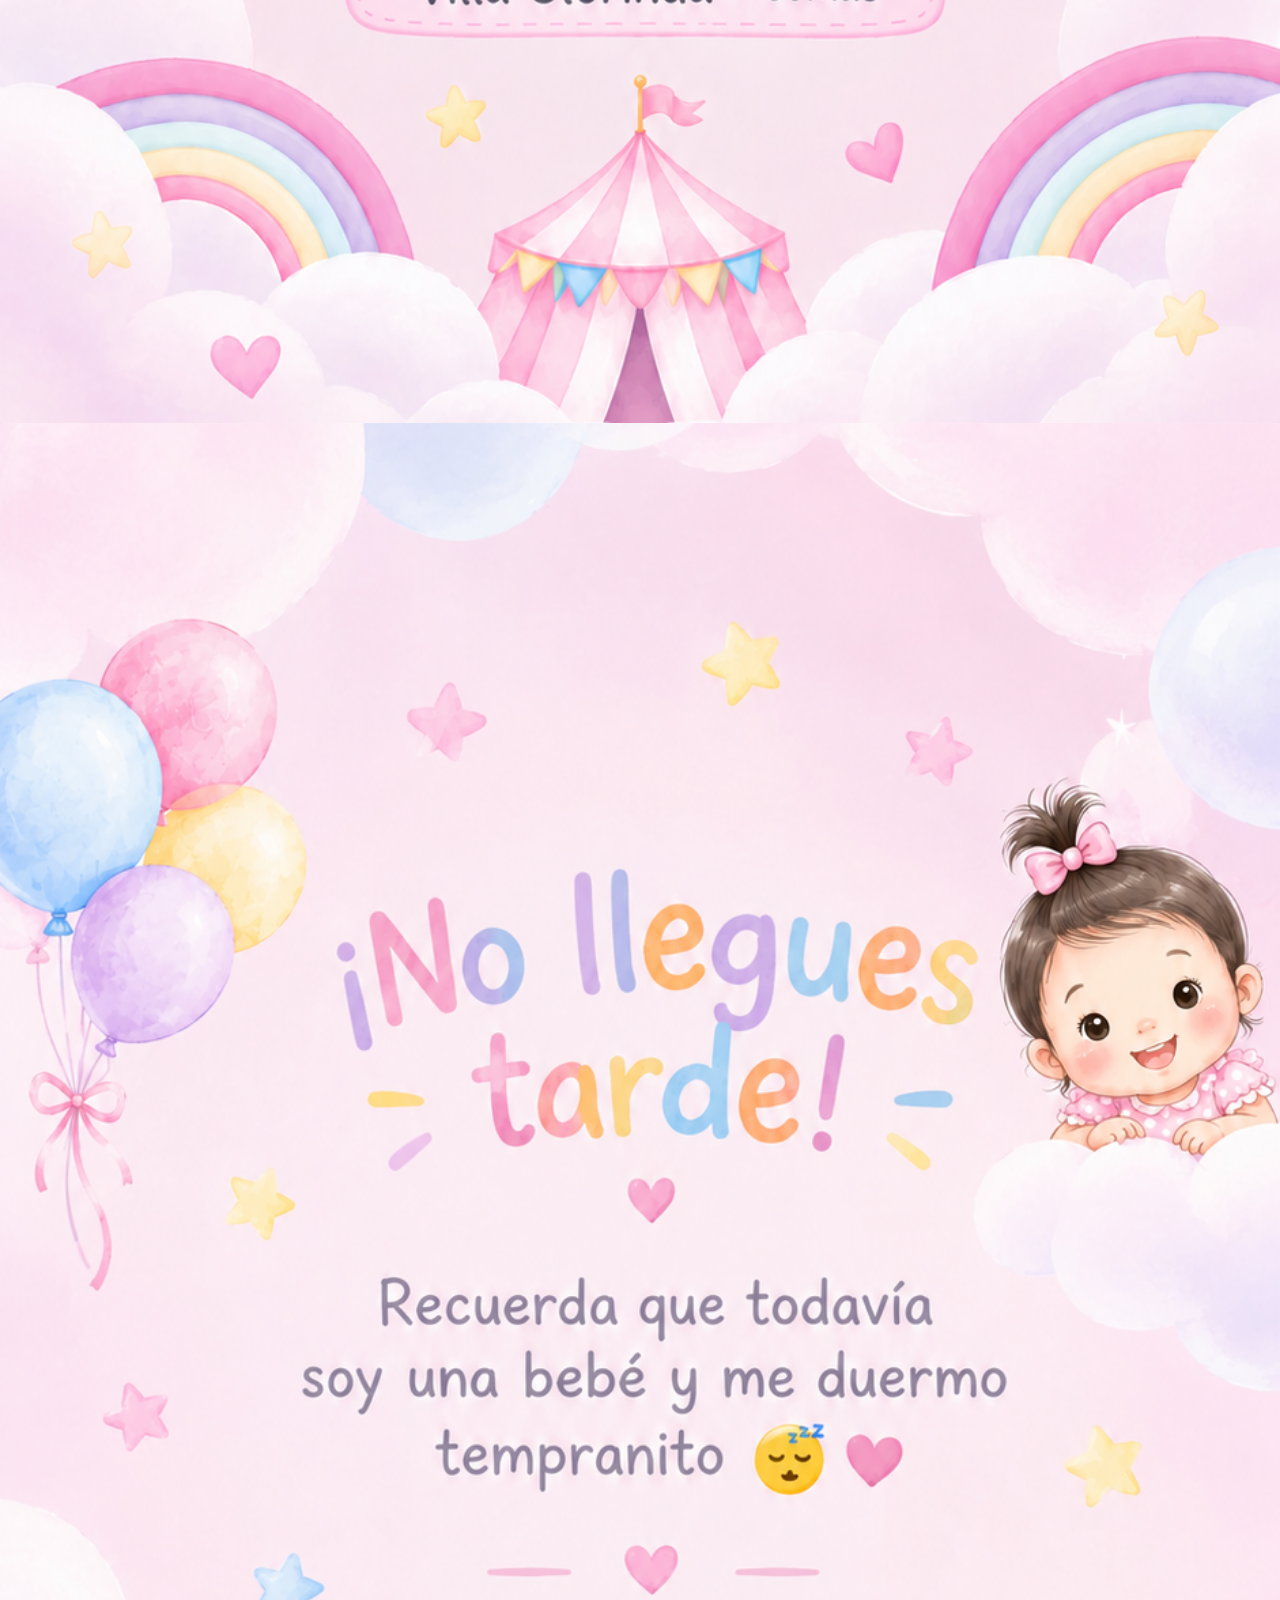
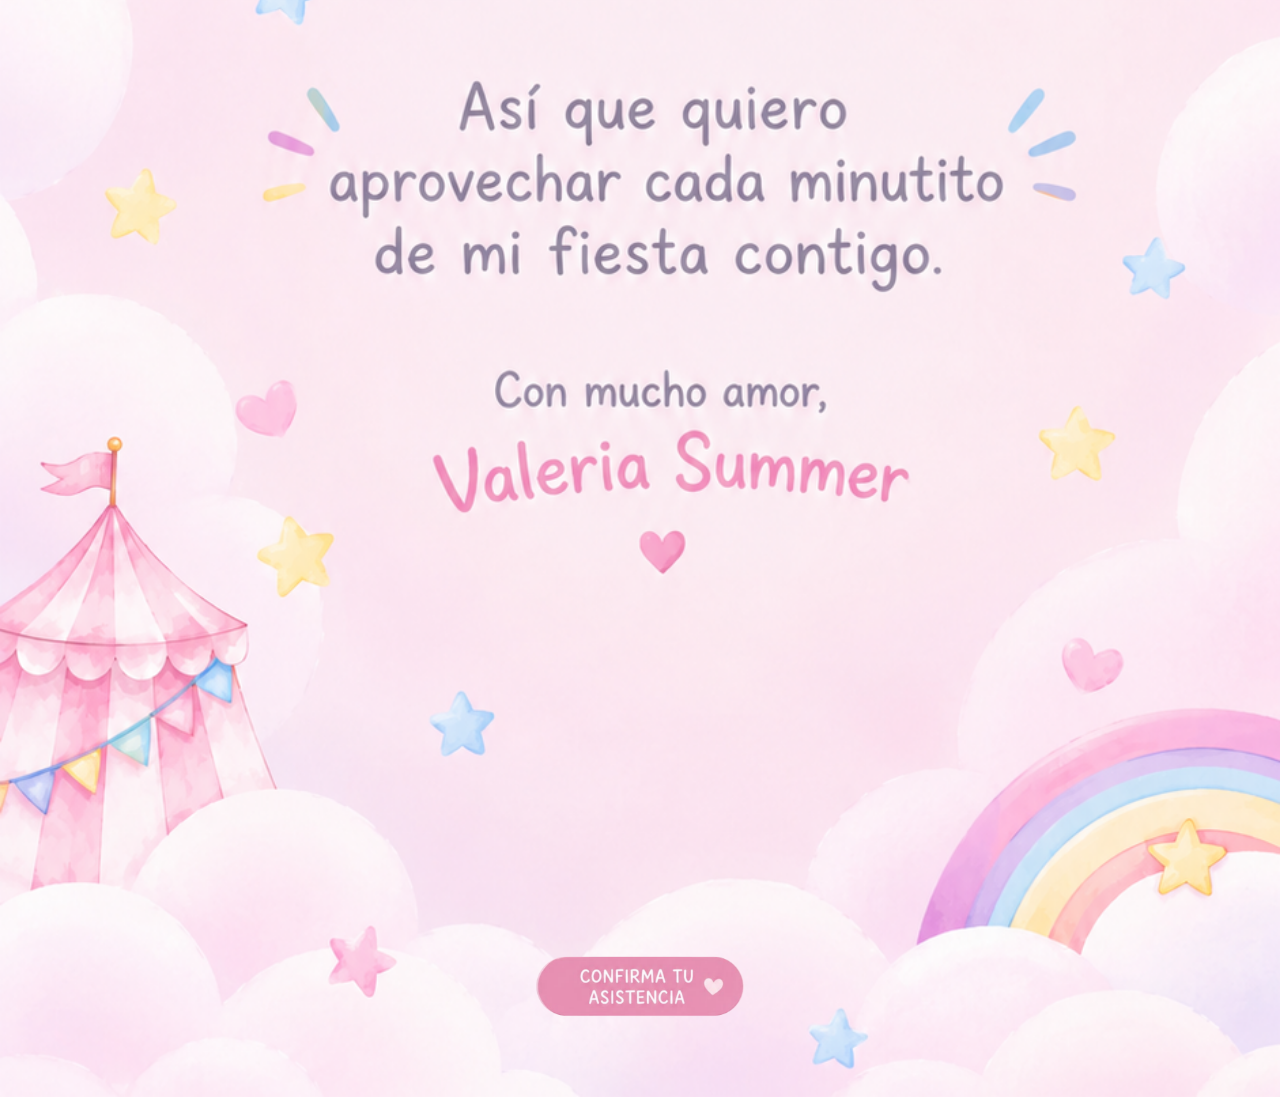
<file: Valeria_mi_primer_añito/index.html>
<!DOCTYPE html>
<html lang="es">

<head>
    <meta charset="UTF-8">
    <meta name="viewport" content="width=device-width, initial-scale=1.0">

    <title>Valeria - Mi primer añito</title>

    <link rel="icon" type="image/png" href="img/icono.png">

    <link rel="stylesheet" href="style.css">
</head>

<body>

    <!-- Botón de música flotante -->
    <div class="music-container">
        <button id="musicButton" class="music-button" aria-label="Reproducir música">
            <span class="play-icon"></span>
        </button>

        <audio id="music">
            <source src="musica.mp3/Christina Perri ~ You Are My Sunshine (lyrics).mp3" type="audio/mpeg">
        </audio>
    </div>

    <!-- Galería -->
    <div class="galeria">

        <img src="img/parte1.png" alt="">
        <img src="img/parte2.png" alt="">
        <img src="img/parte2 (2).png" alt="">

        <!-- Última imagen + botón de asistencia -->
        <div class="ultima-imagen">

            <img src="img/parte4.png" alt="">

            <!-- Confirmar asistencia por WhatsApp -->
            <a href="https://wa.link/gmsiq0"
                class="asistencia-button"
                target="_blank">
                <img src="img/boton_asistencia.png" alt="Confirmar asistencia">
            </a>

        </div>

    </div>

    <script>
        const music = document.getElementById("music");
        const musicButton = document.getElementById("musicButton");

        musicButton.addEventListener("click", () => {

            if (music.paused) {

                music.play();

                musicButton.classList.add("paused");
                musicButton.setAttribute("aria-label", "Pausar música");

            } else {

                music.pause();

                musicButton.classList.remove("paused");
                musicButton.setAttribute("aria-label", "Reproducir música");

            }
        });

        music.addEventListener("ended", () => {

            musicButton.classList.remove("paused");
            musicButton.setAttribute("aria-label", "Reproducir música");

        });
    </script>

</body>

</html>
</file>
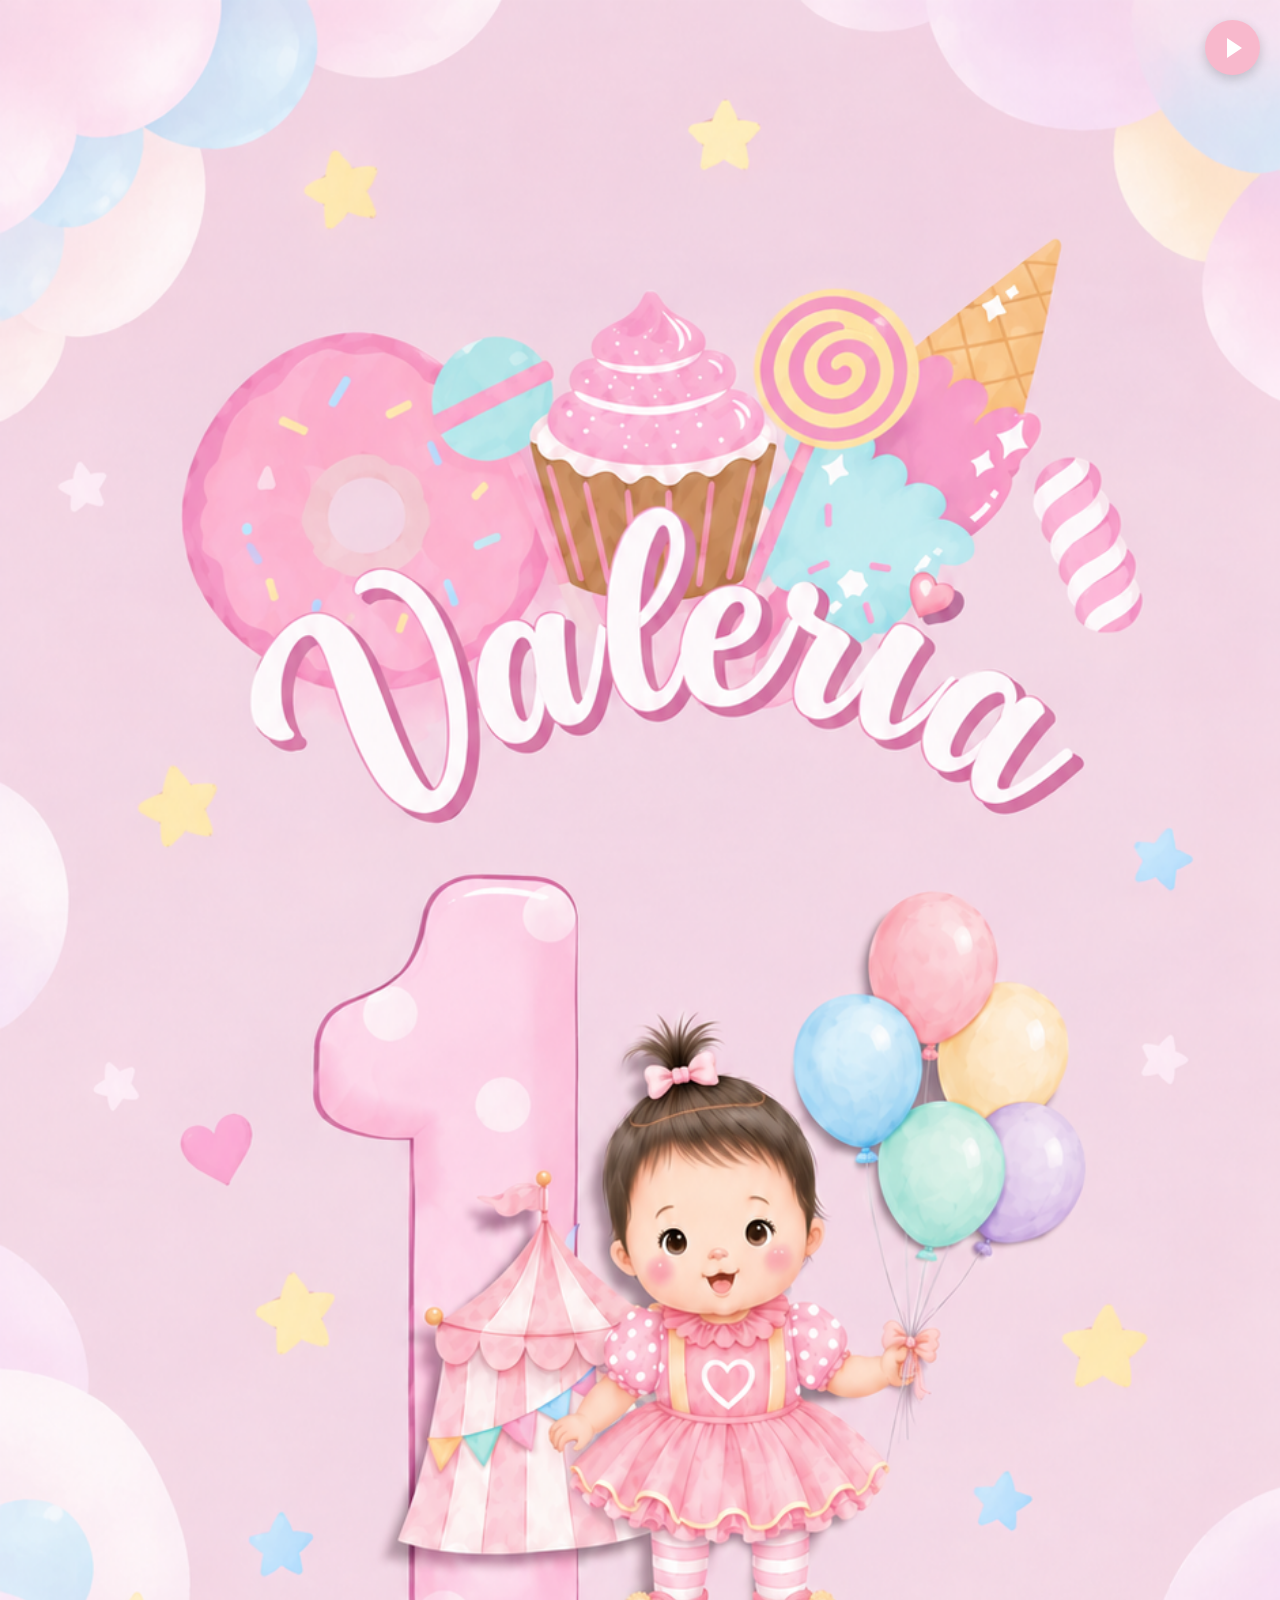
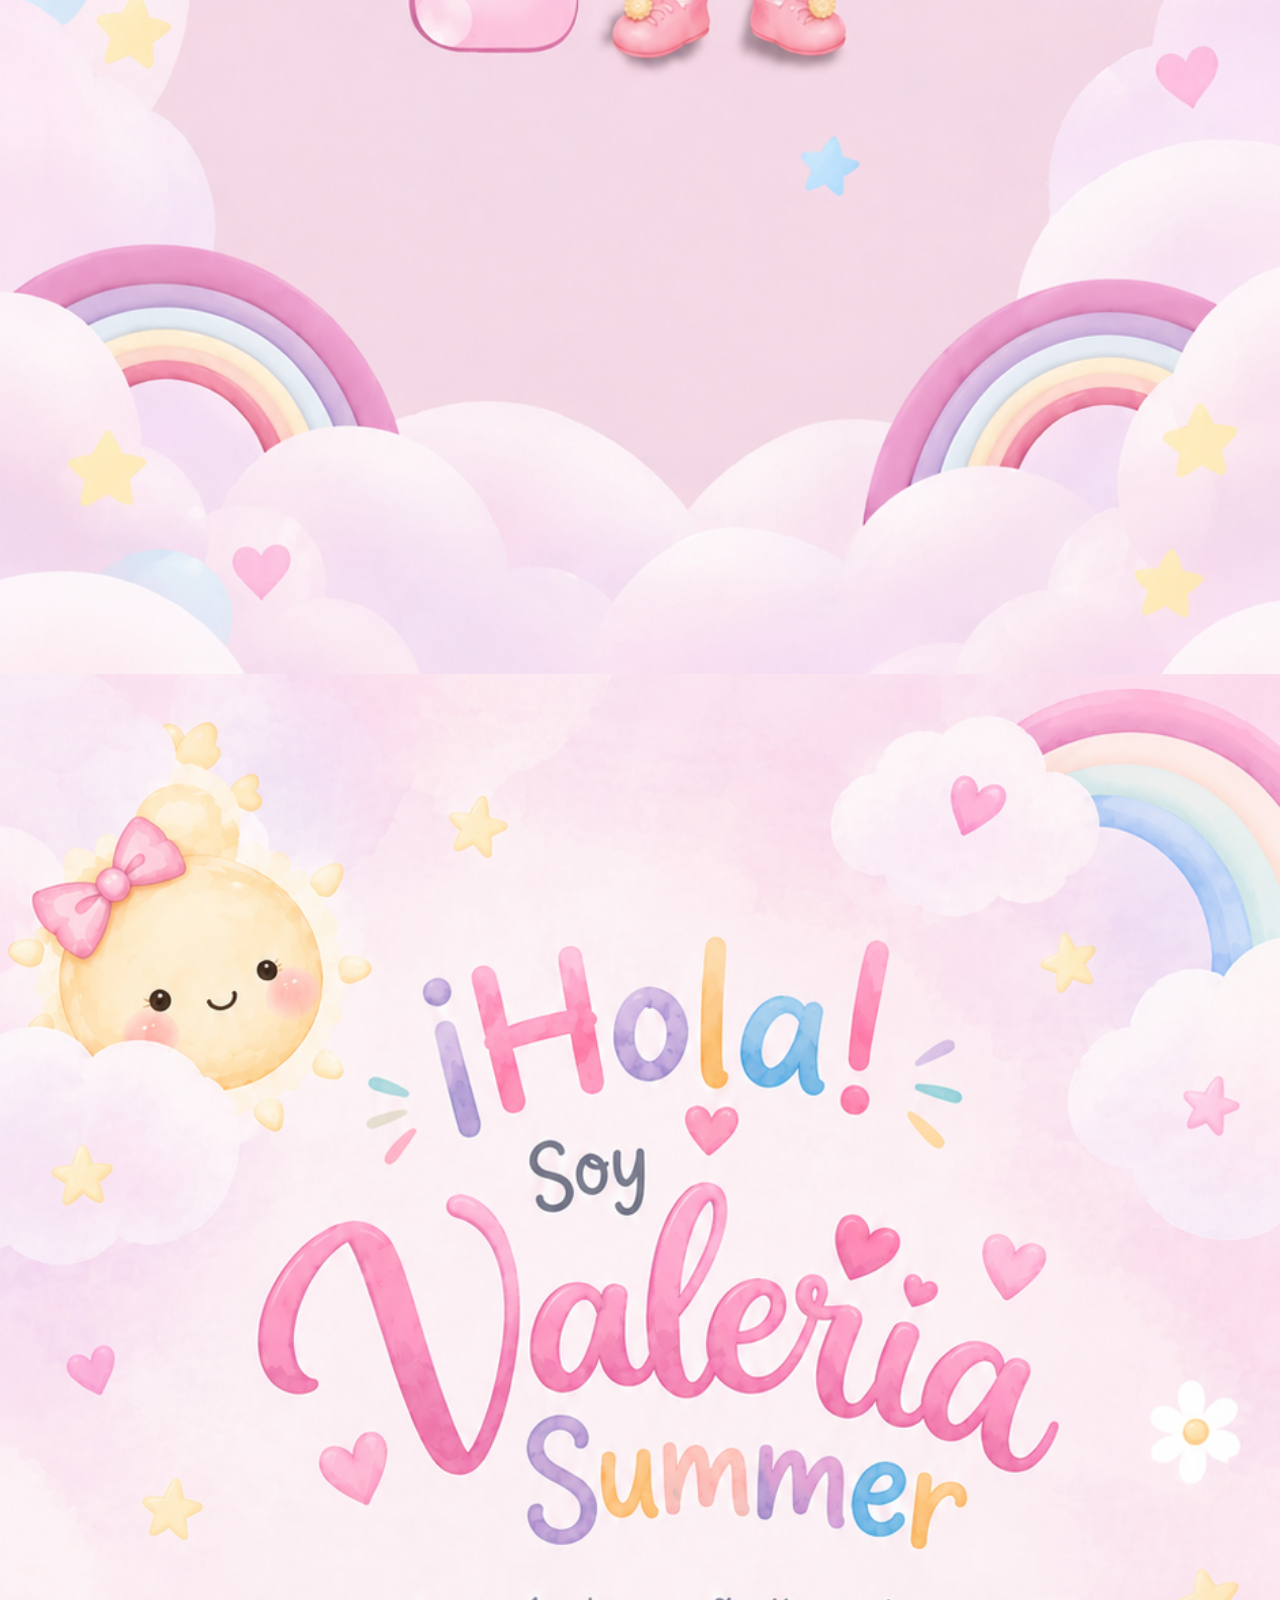
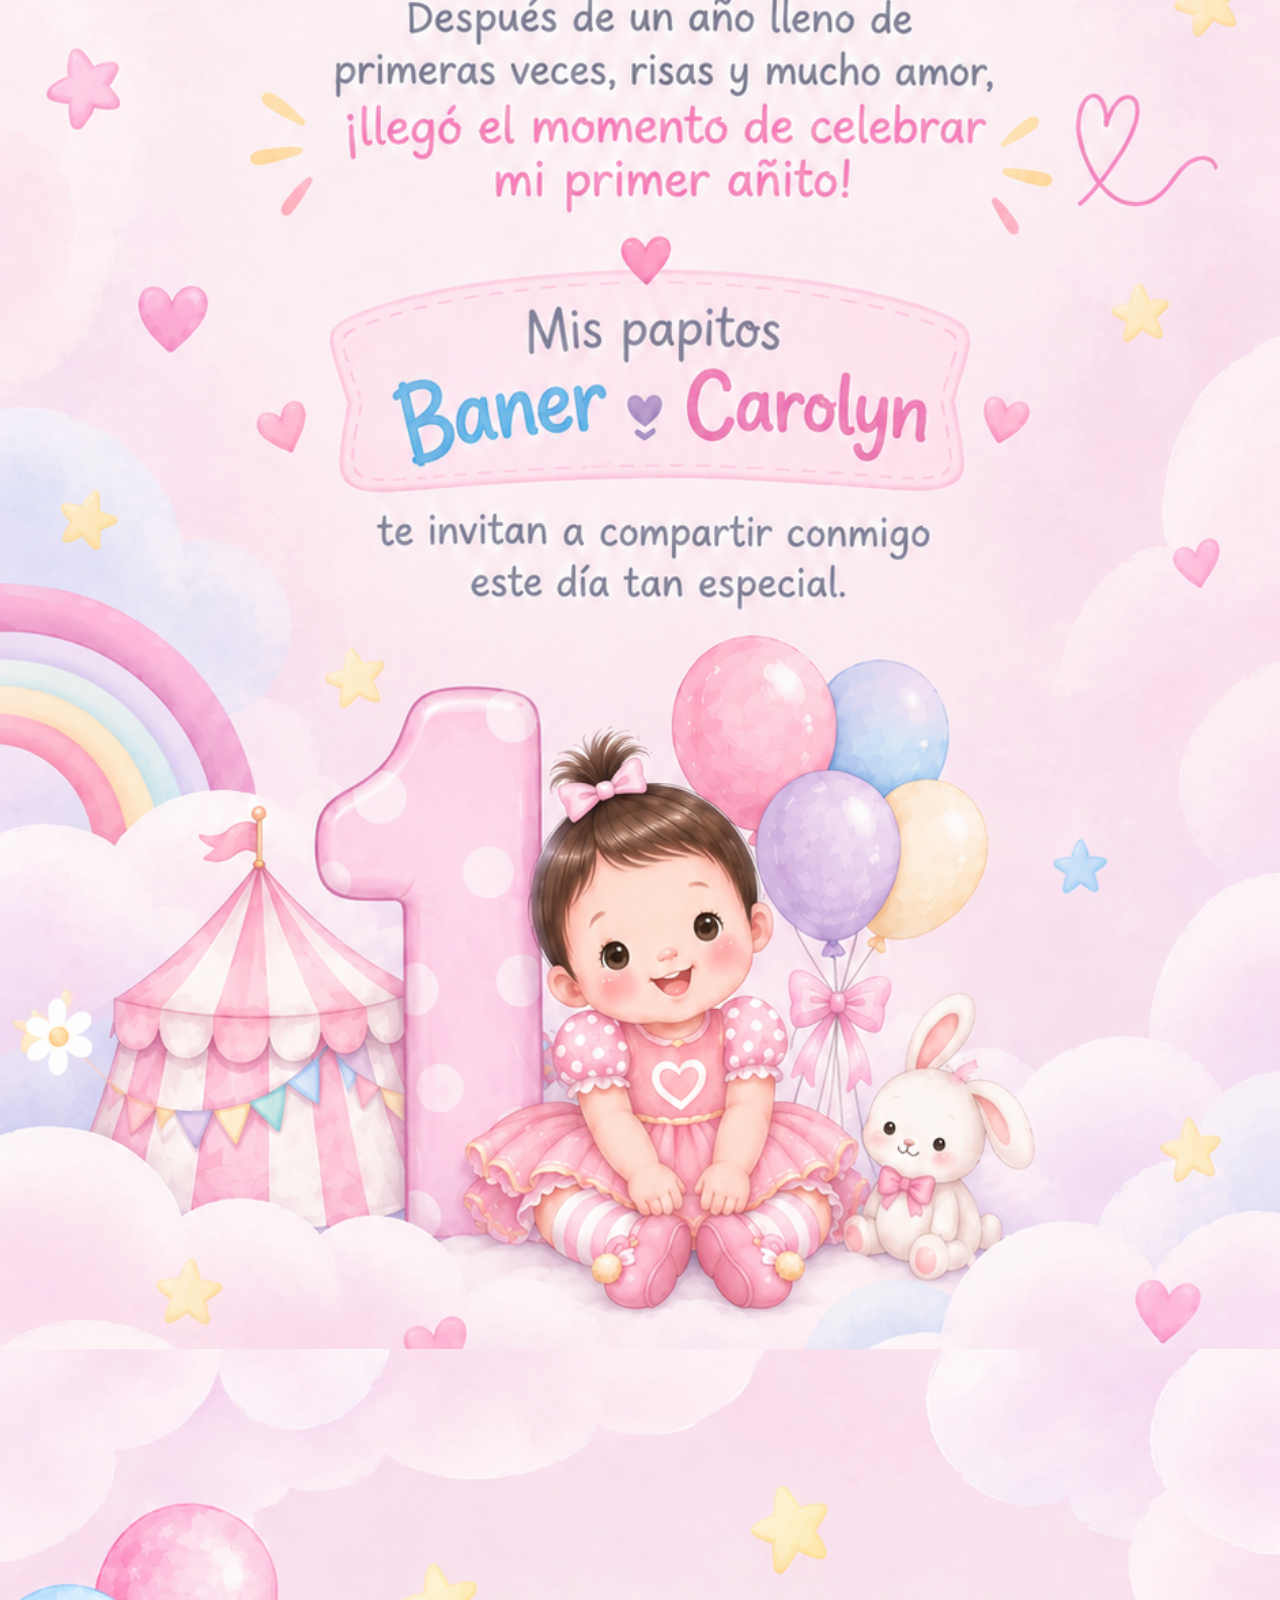
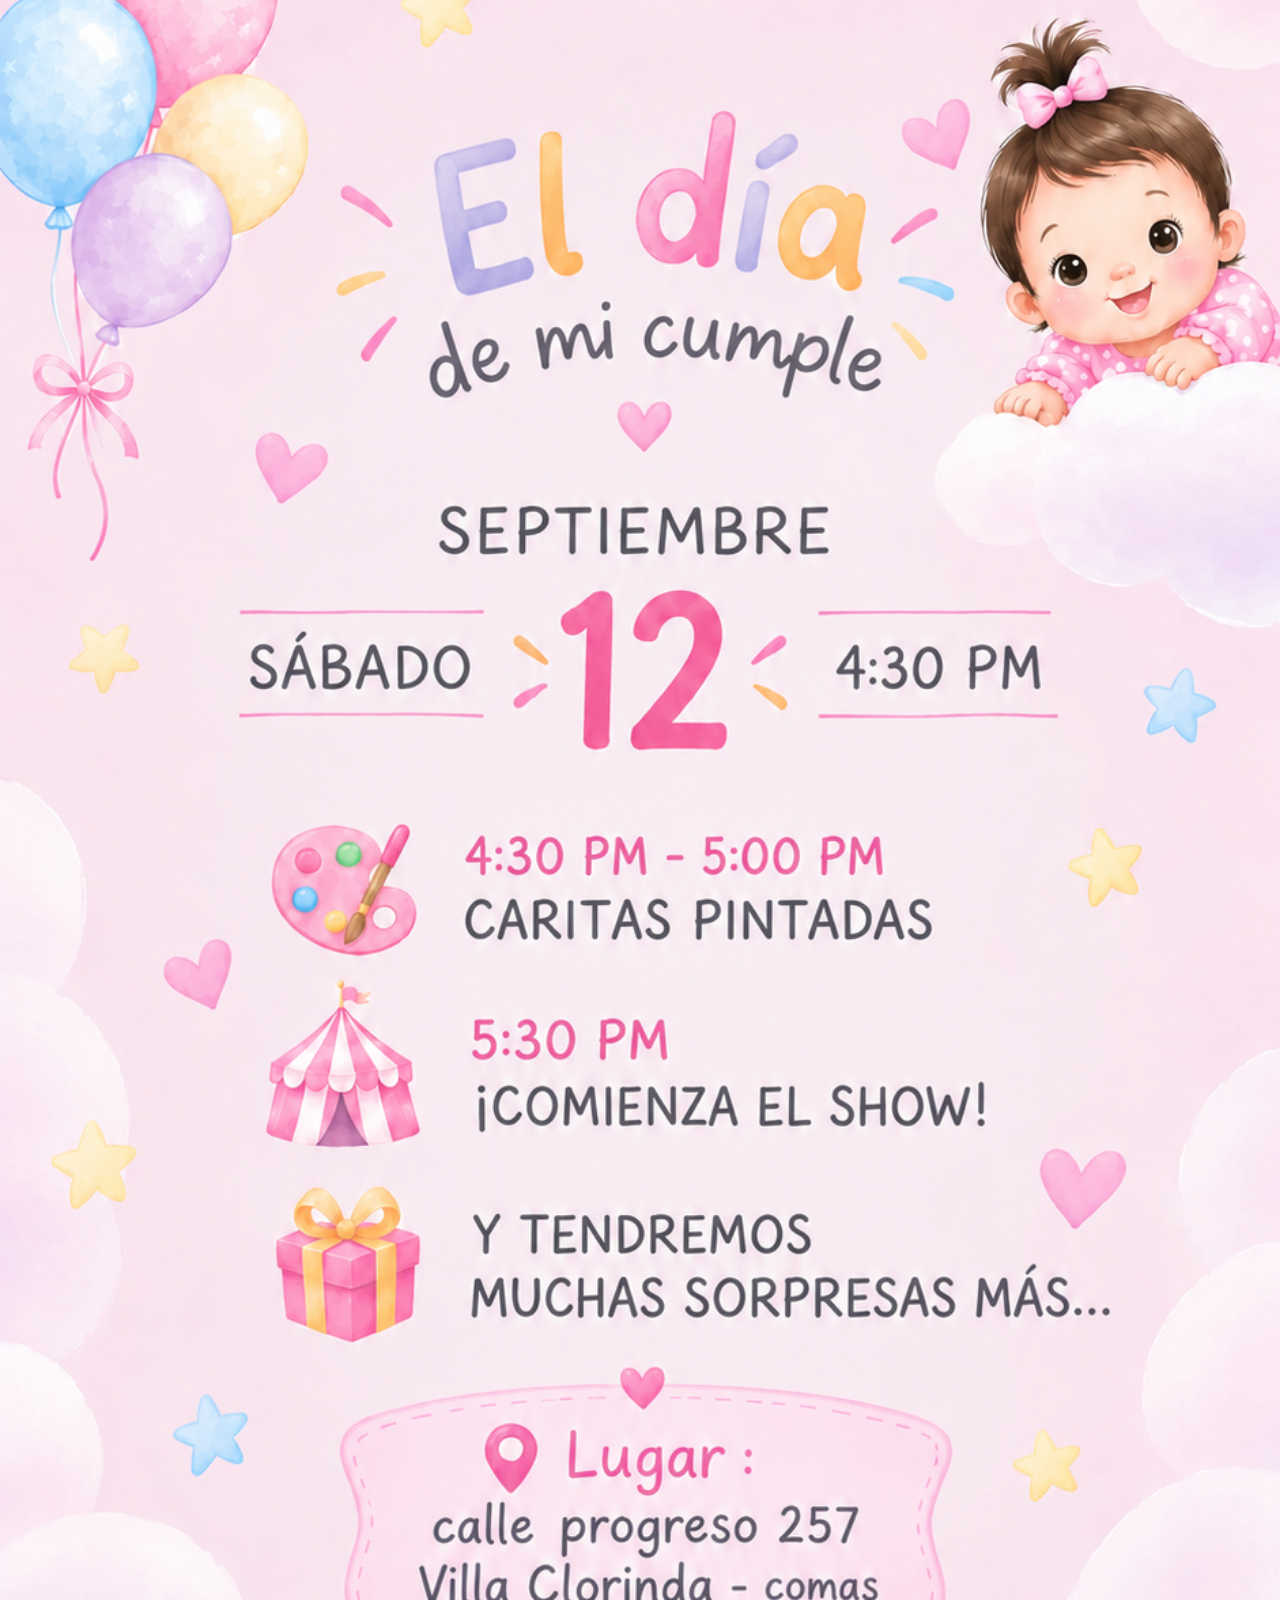
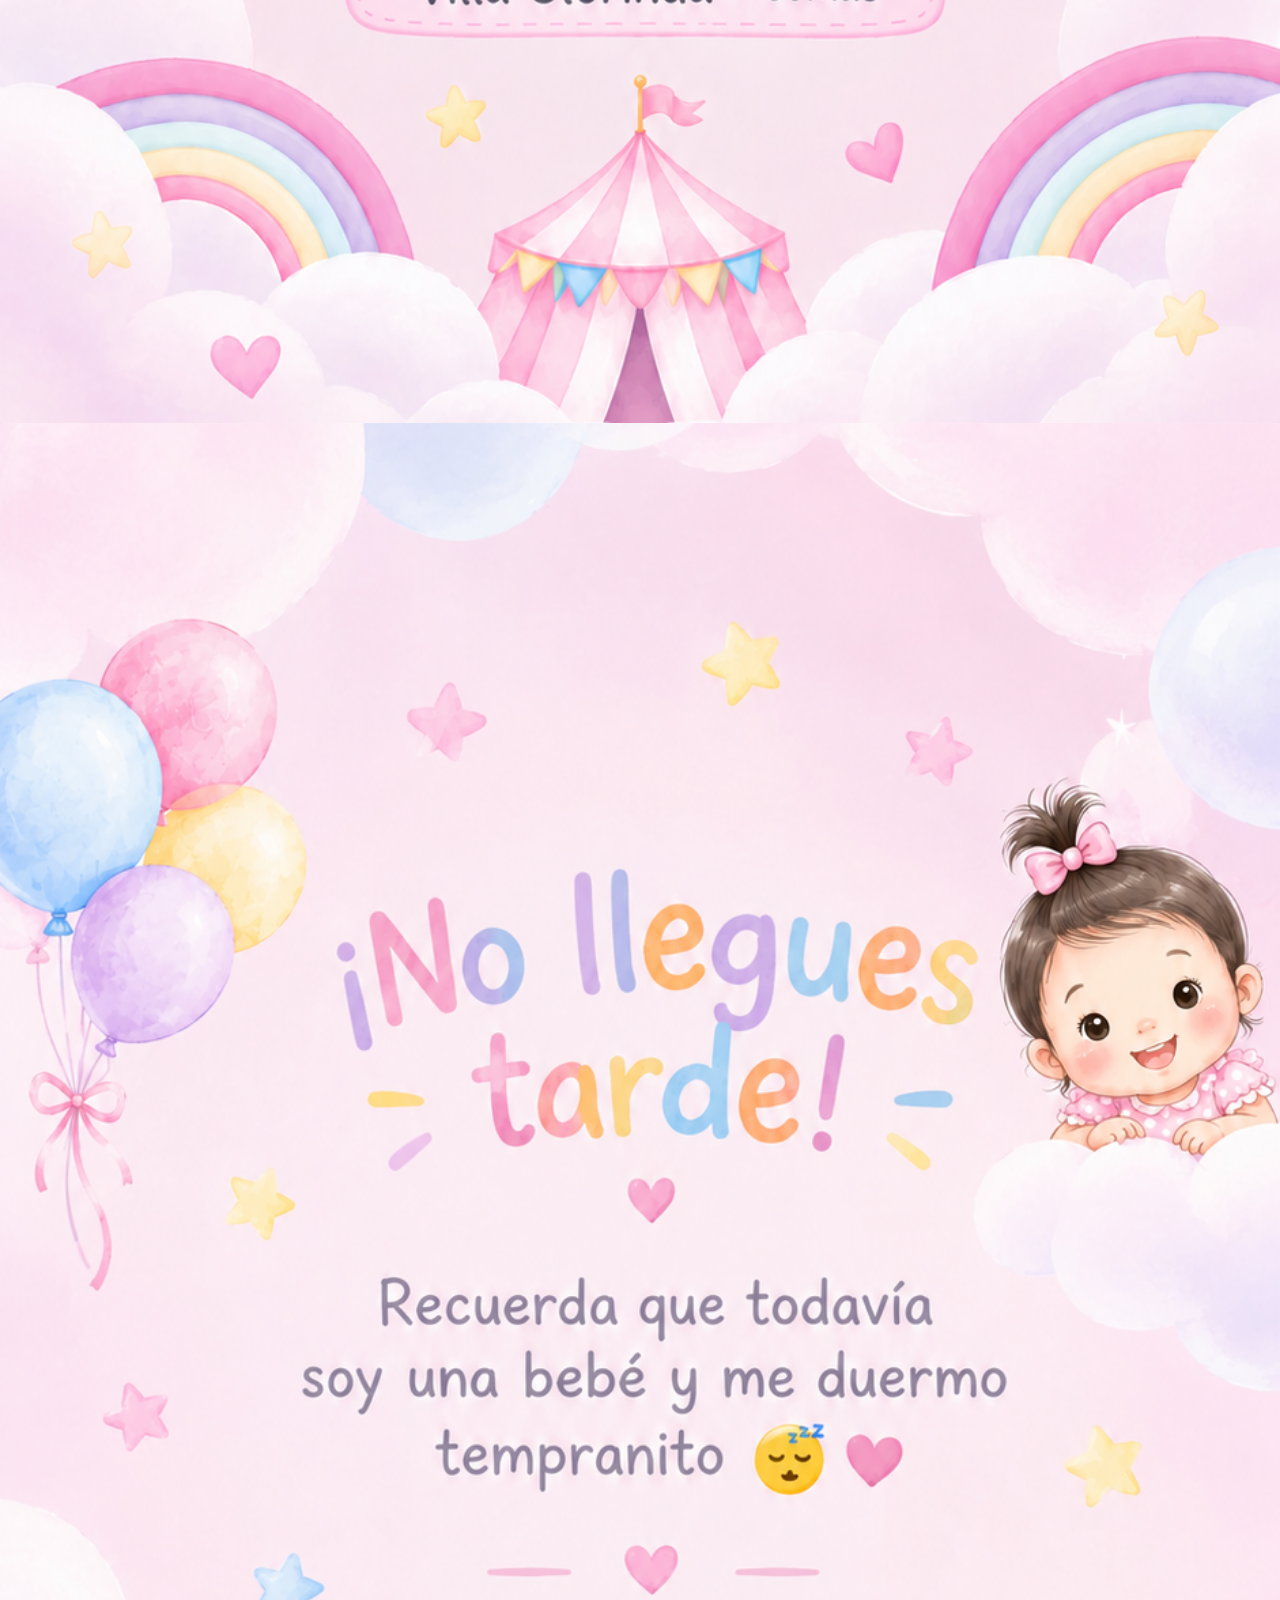
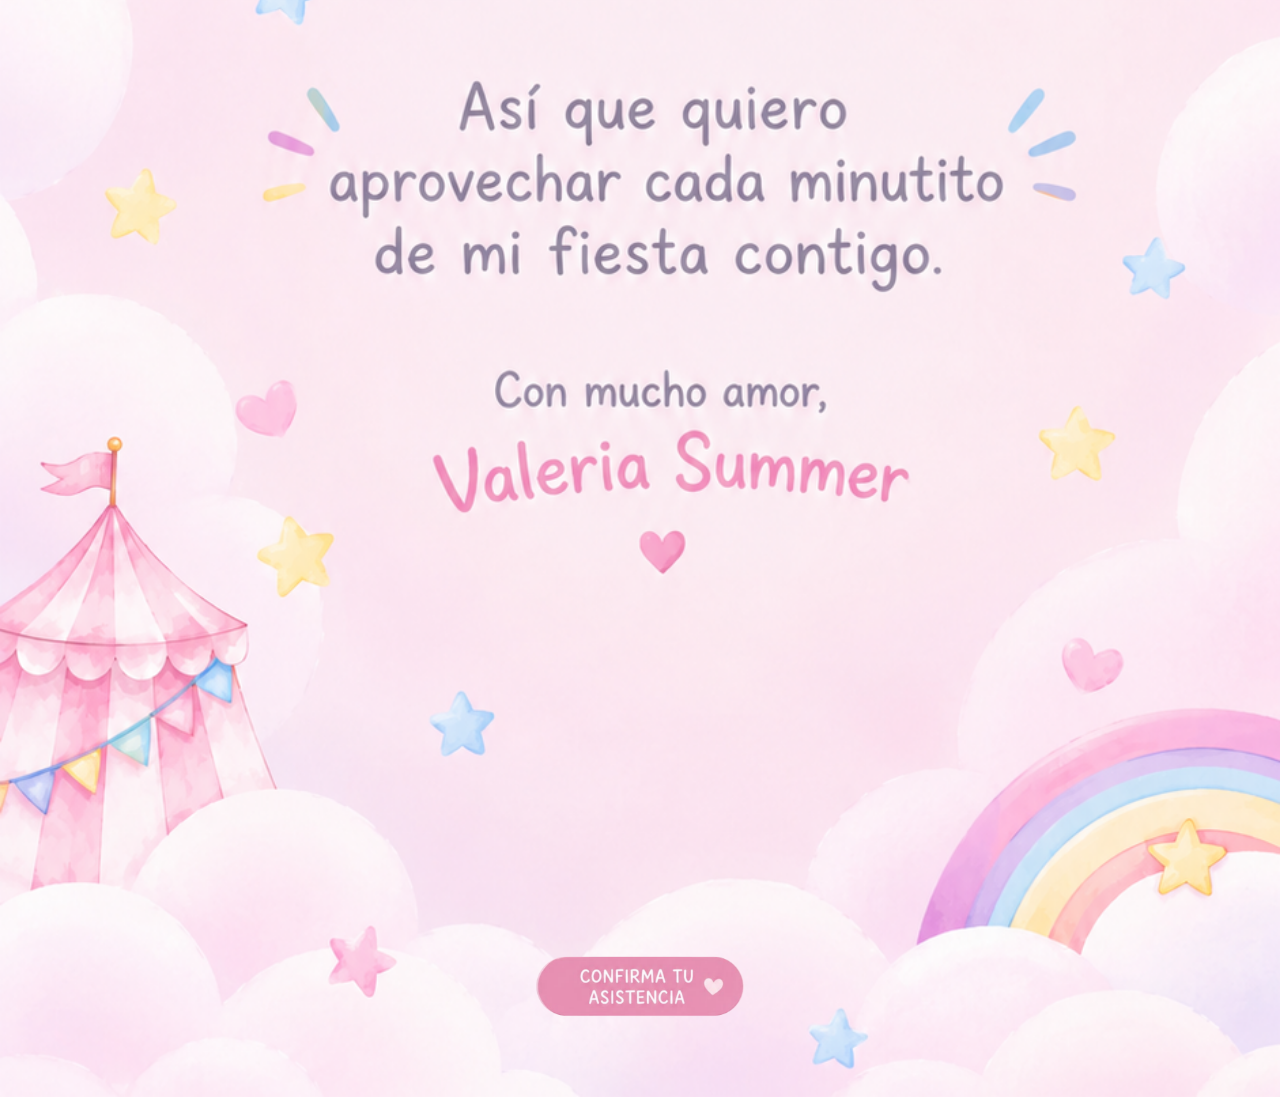
<file: Valeria_prueba/index.html>
<!DOCTYPE html>
<html lang="es">

<head>
    <meta charset="UTF-8">
    <meta name="viewport" content="width=device-width, initial-scale=1.0">
    <title>🎀 Valeria - Mi primer añito</title>
    <meta name="description" content="Una celebración muy especial: el primer añito de Valeria. 🎀">
    <!-- Vista previa para WhatsApp, Facebook y Messenger -->
    <meta property="og:type" content="website">
    <meta property="og:title" content="🎀 Valeria - Mi primer añito">
    <meta property="og:description" content="Una celebración muy especial: el primer añito de Valeria. 🎀">
    <meta property="og:image" content="https://mis-invitaciones.diegoique66.workers.dev/Valeria_prueba/img/verde.png">
    <meta property="og:url" content="https://mis-invitaciones.diegoique66.workers.dev/Valeria_prueba/">
    <link rel="icon" type="image/png" href="img/icono.png">
    <link rel="stylesheet" href="style.css">
</head>

<body>

    <div class="music-container">
        <button id="musicButton" class="music-button" aria-label="Reproducir música">
            <span class="play-icon"></span>
        </button>

        <audio id="music">
            <source src="musica.mp3/Christina Perri ~ You Are My Sunshine (lyrics).mp3" type="audio/mpeg">
        </audio>
    </div>

    <div class="galeria">

        <img src="img/parte1.png" alt="">
        <img src="img/parte2.png" alt="">
        <img src="img/parte2 (2).png" alt="">

        <div class="ultima-imagen">

            <img src="img/parte4.png" alt="">

            <a href="https://wa.link/gmsiq0" class="asistencia-button" target="_blank">
                <img src="img/boton_asistencia.png" alt="Confirmar asistencia">
            </a>

        </div>

    </div>

    <script>
        const music = document.getElementById("music");
        const musicButton = document.getElementById("musicButton");

        musicButton.addEventListener("click", () => {

            if (music.paused) {

                music.play();

                musicButton.classList.add("paused");
                musicButton.setAttribute("aria-label", "Pausar música");

            } else {

                music.pause();

                musicButton.classList.remove("paused");
                musicButton.setAttribute("aria-label", "Reproducir música");

            }
        });

        music.addEventListener("ended", () => {

            musicButton.classList.remove("paused");
            musicButton.setAttribute("aria-label", "Reproducir música");

        });
    </script>

</body>

</html>
</file>
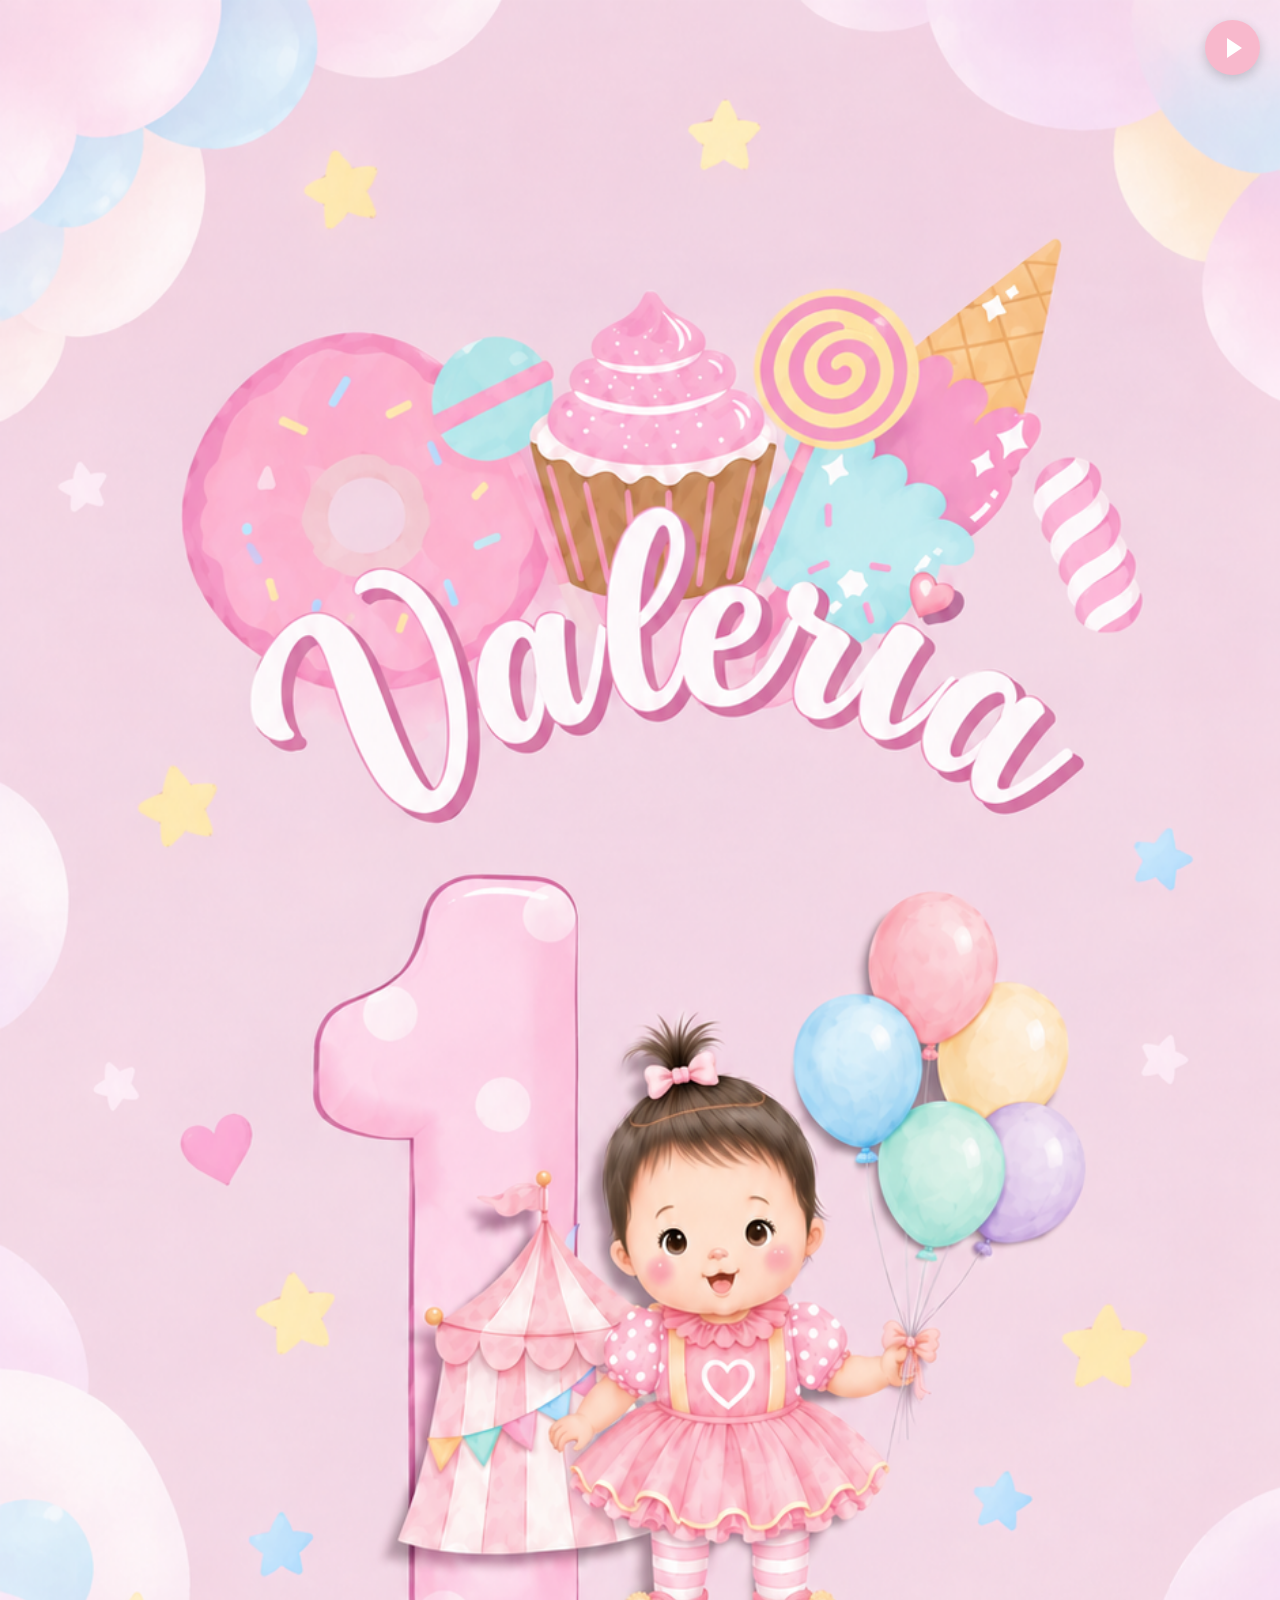
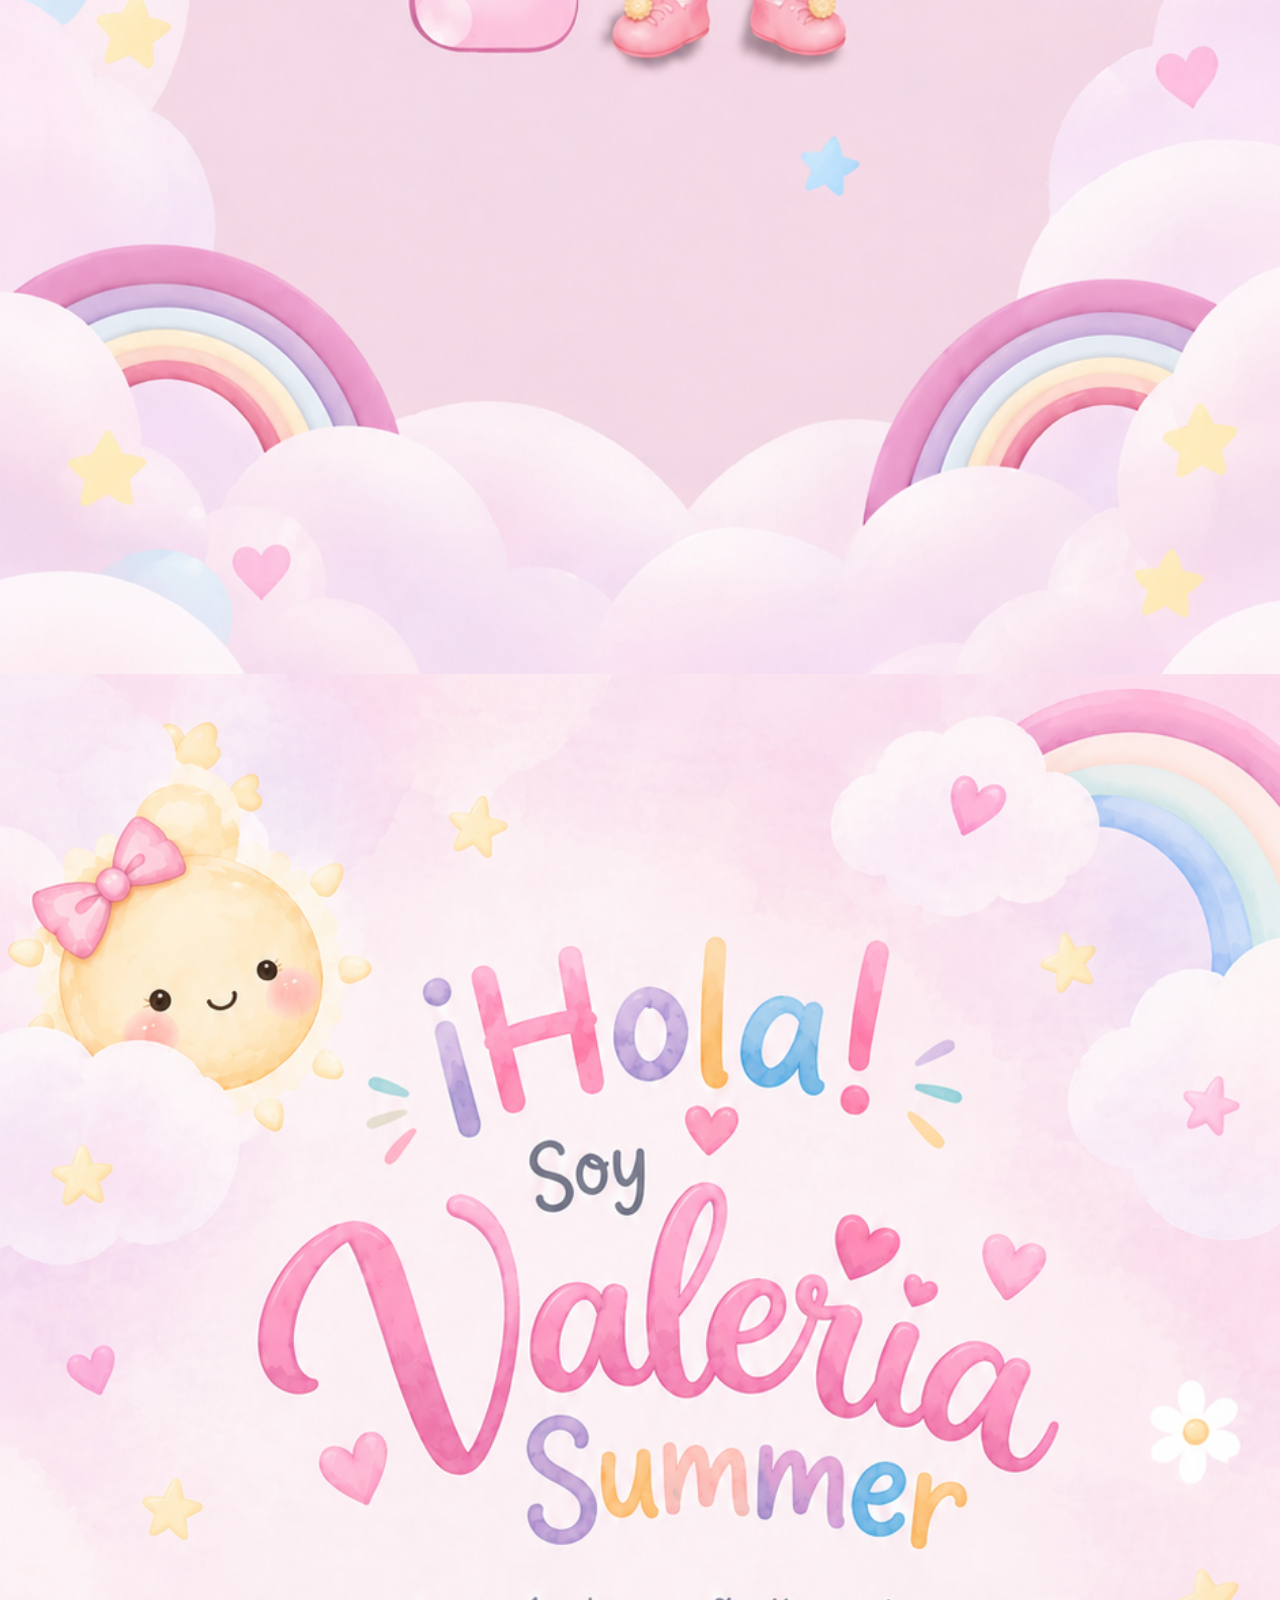
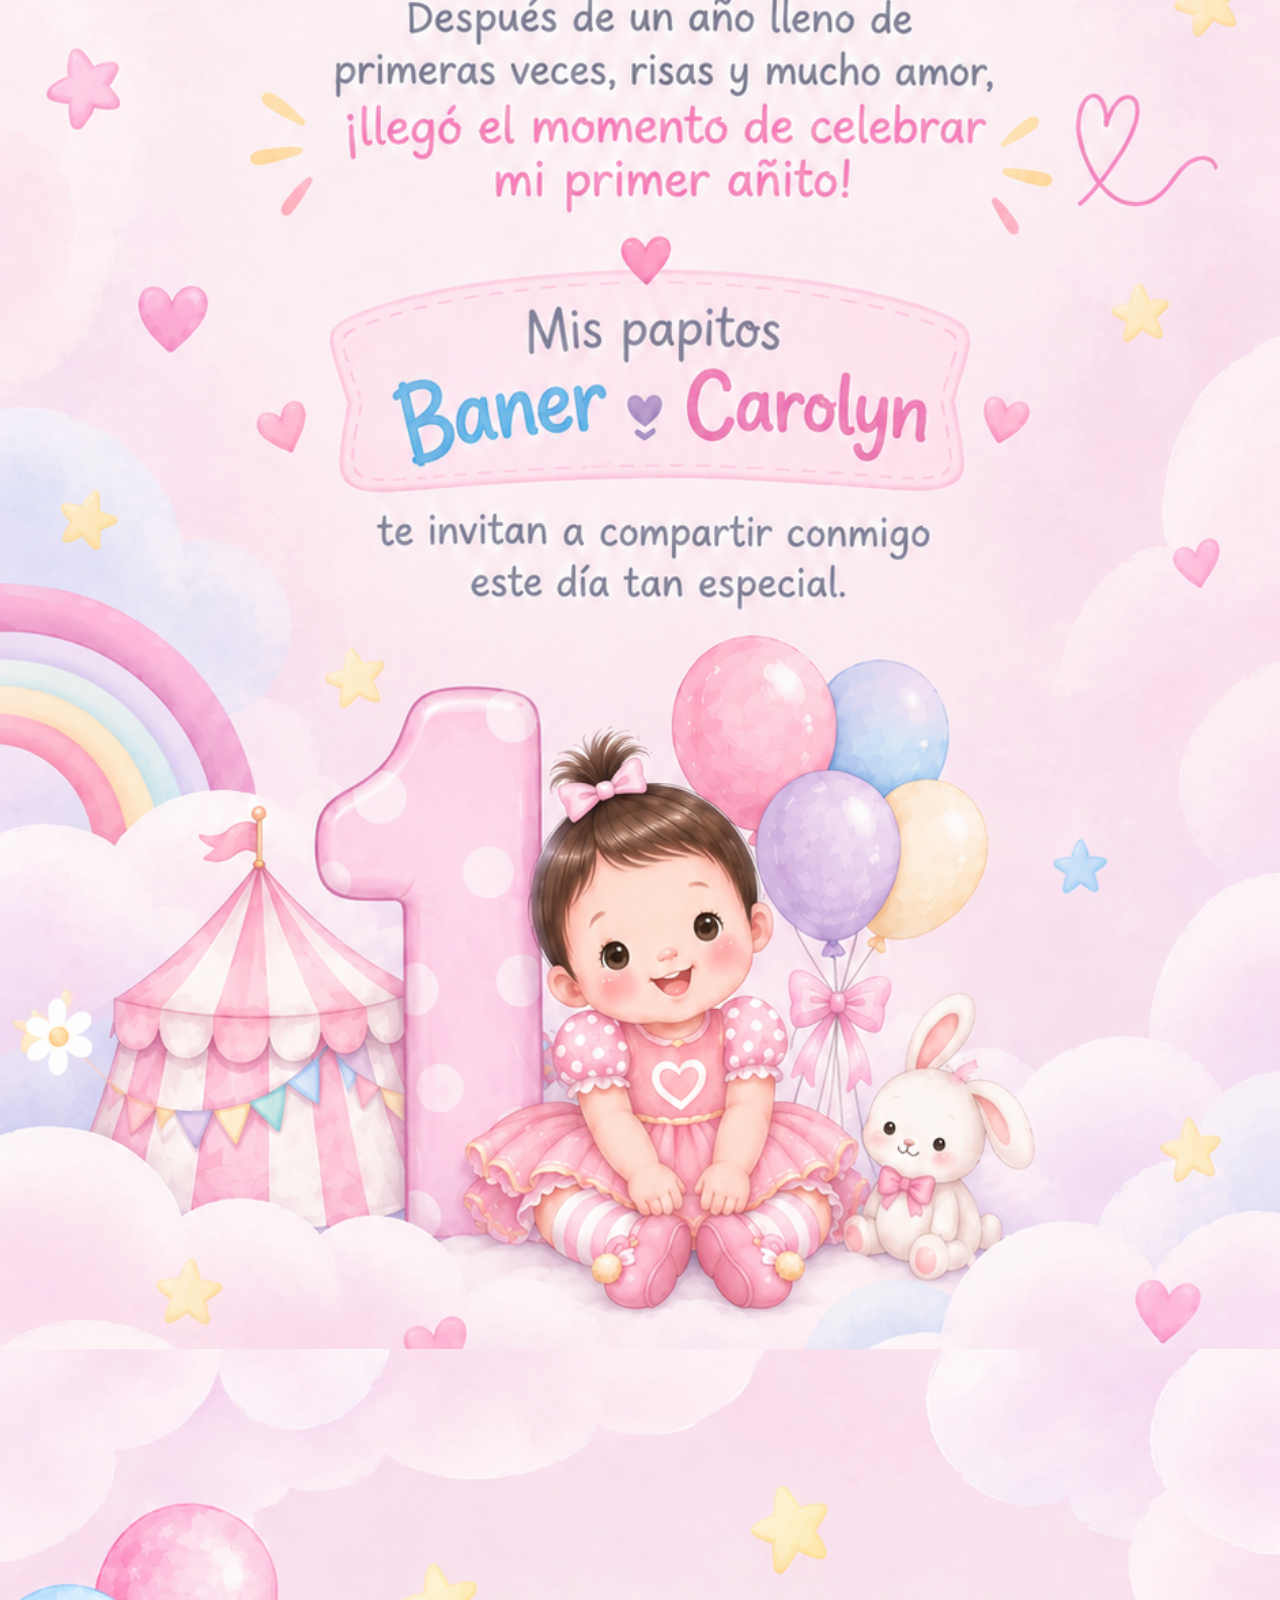
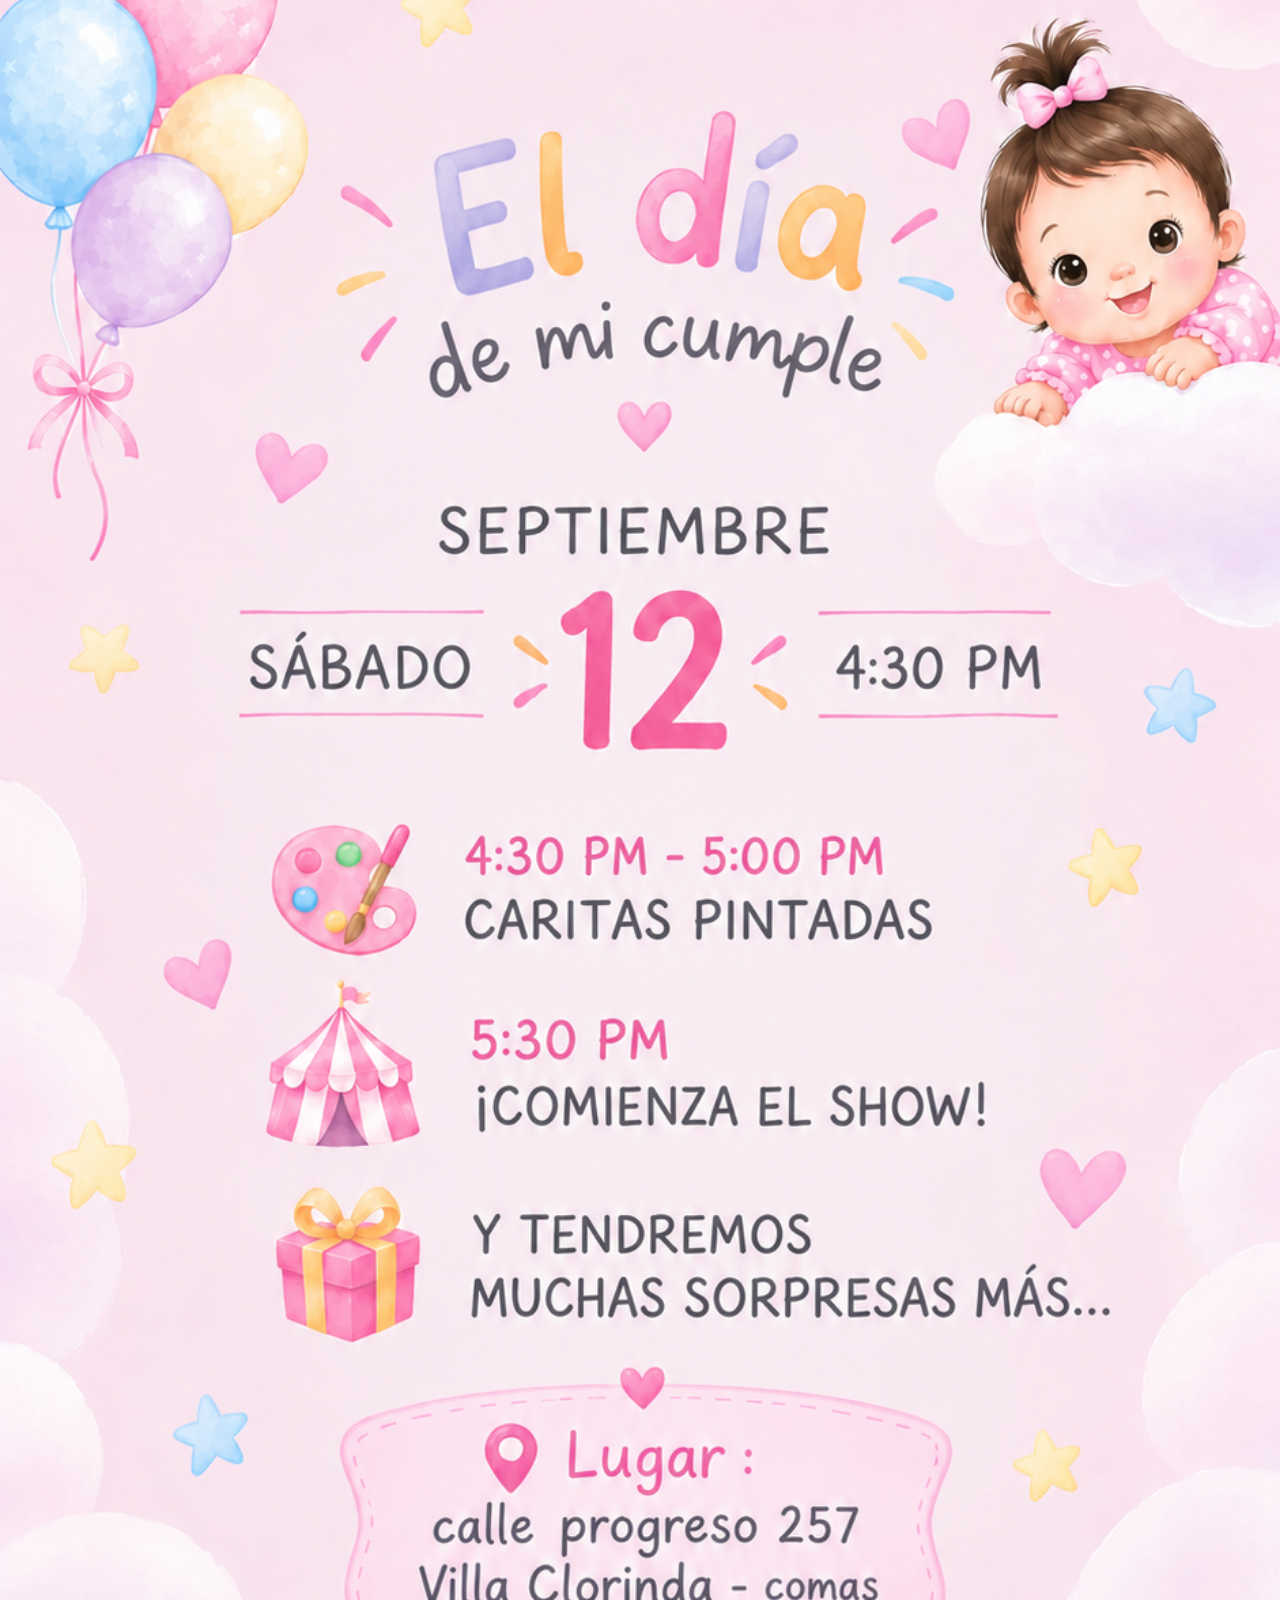
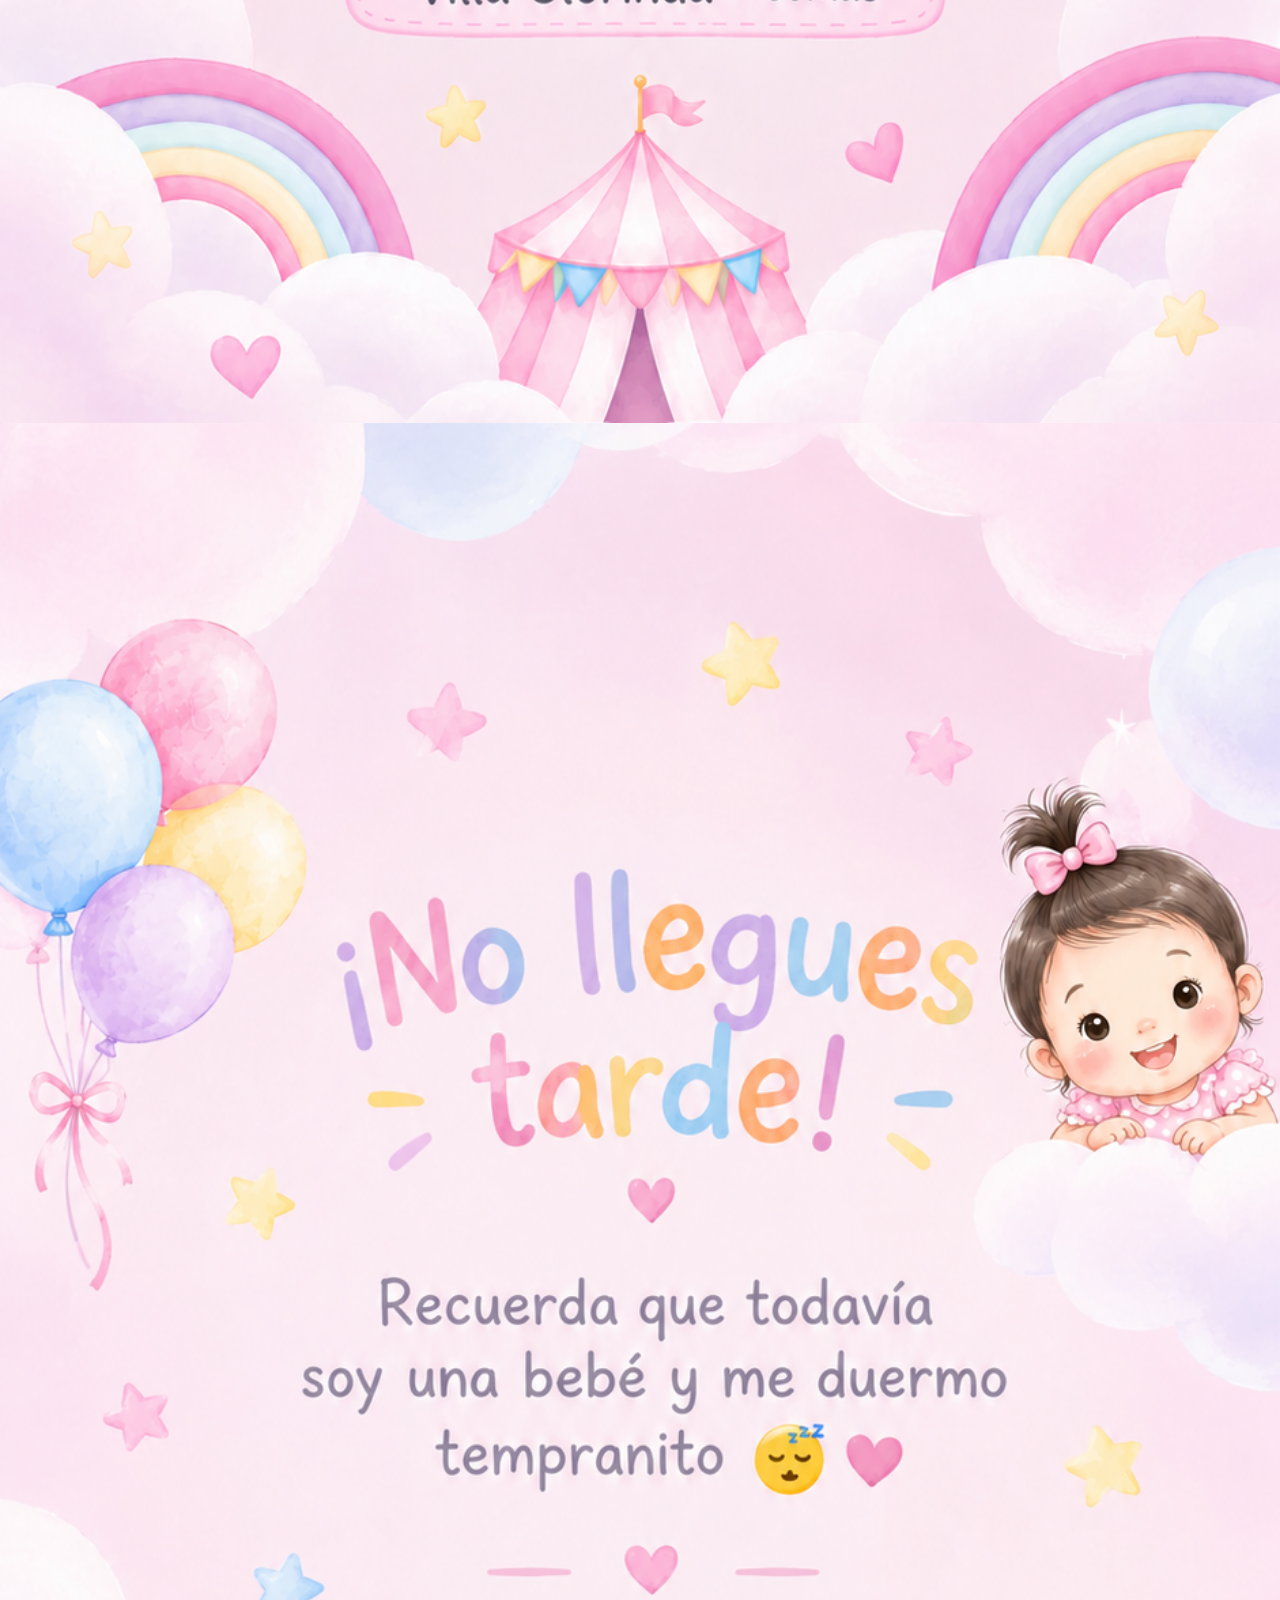
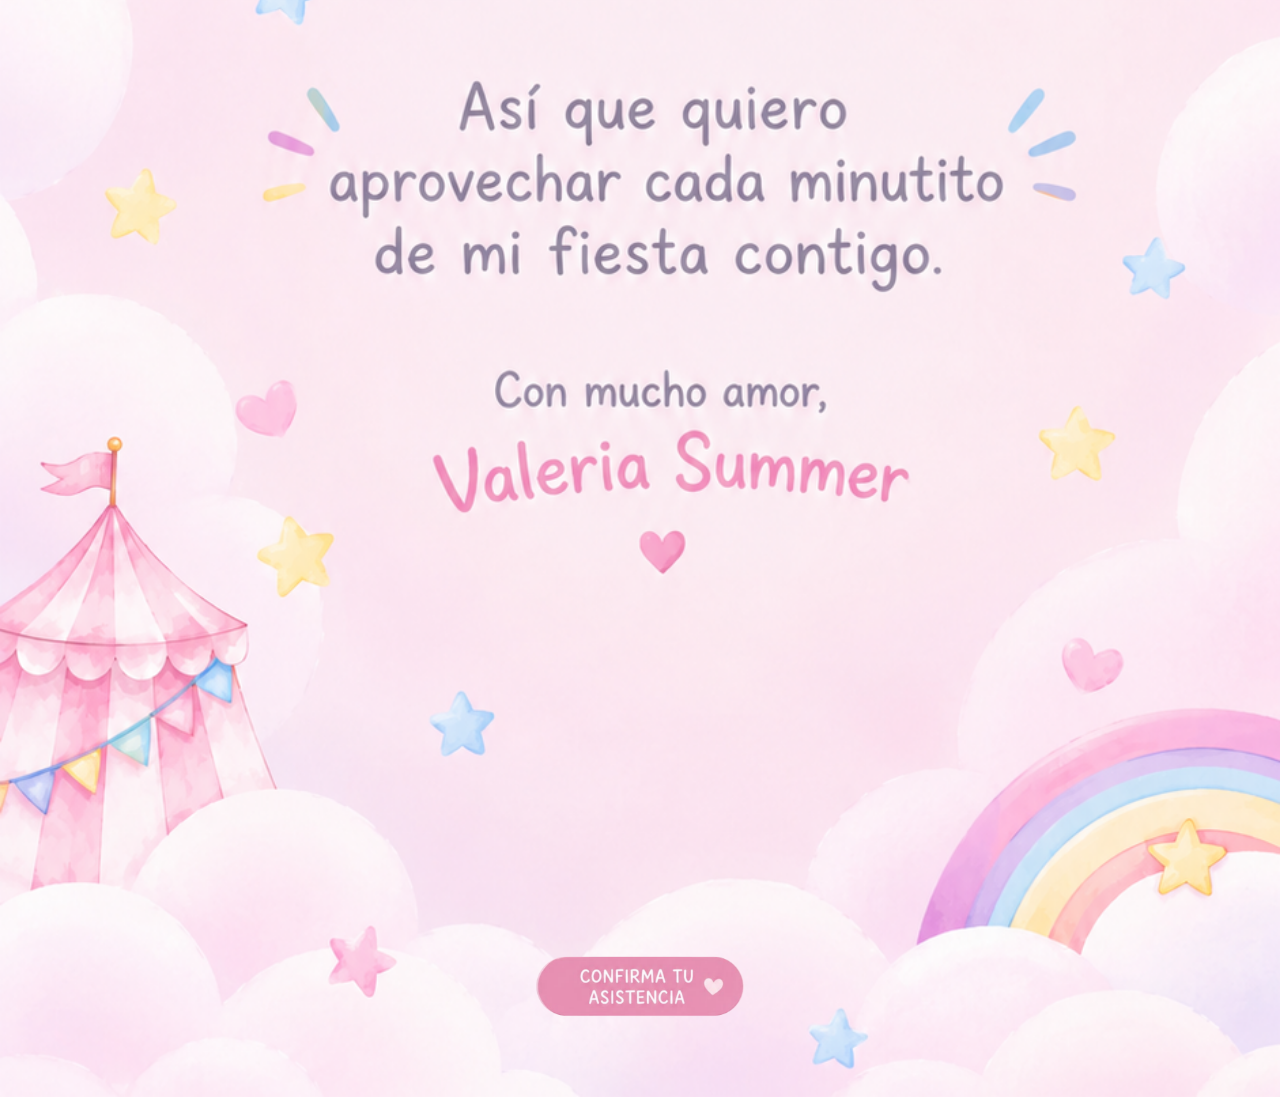
<file: Valeria_v2/index.html>
<!DOCTYPE html>
<html lang="es">

<head>
    <meta charset="UTF-8">
    <meta name="viewport" content="width=device-width, initial-scale=1.0">
    <title>🎀 Valeria - Mi primer añito</title>
    <meta name="description" content="Una celebración muy especial: el primer añito de Valeria. 🎀">
    <!-- Vista previa para WhatsApp, Facebook y Messenger -->
    <meta property="og:type" content="website">
    <meta property="og:title" content="🎀 Valeria - Mi primer añito">
    <meta property="og:description" content="Una celebración muy especial: el primer añito de Valeria. 🎀">
    <meta property="og:image" content="https://mis-invitaciones.diegoique66.workers.dev/Valeria_v2/img/verde.png">
    <meta property="og:url" content="https://mis-invitaciones.diegoique66.workers.dev/Valeria_v2/">
    <link rel="icon" type="image/png" href="img/icono.png">
    <link rel="stylesheet" href="style.css">
</head>

<body>

    <div class="music-container">
        <button id="musicButton" class="music-button" aria-label="Reproducir música">
            <span class="play-icon"></span>
        </button>

        <audio id="music">
            <source src="musica.mp3/Christina Perri ~ You Are My Sunshine (lyrics).mp3" type="audio/mpeg">
        </audio>
    </div>

    <div class="galeria">

        <img src="img/parte1.png" alt="">
        <img src="img/parte2.png" alt="">
        <img src="img/parte2 (2).png" alt="">

        <div class="ultima-imagen">

            <img src="img/parte4.png" alt="">

            <a href="https://wa.link/gmsiq0" class="asistencia-button" target="_blank">
                <img src="img/boton_asistencia.png" alt="Confirmar asistencia">
            </a>

        </div>

    </div>

    <script>
        const music = document.getElementById("music");
        const musicButton = document.getElementById("musicButton");

        musicButton.addEventListener("click", () => {

            if (music.paused) {

                music.play();

                musicButton.classList.add("paused");
                musicButton.setAttribute("aria-label", "Pausar música");

            } else {

                music.pause();

                musicButton.classList.remove("paused");
                musicButton.setAttribute("aria-label", "Reproducir música");

            }
        });

        music.addEventListener("ended", () => {

            musicButton.classList.remove("paused");
            musicButton.setAttribute("aria-label", "Reproducir música");

        });
    </script>

</body>

</html>
</file>
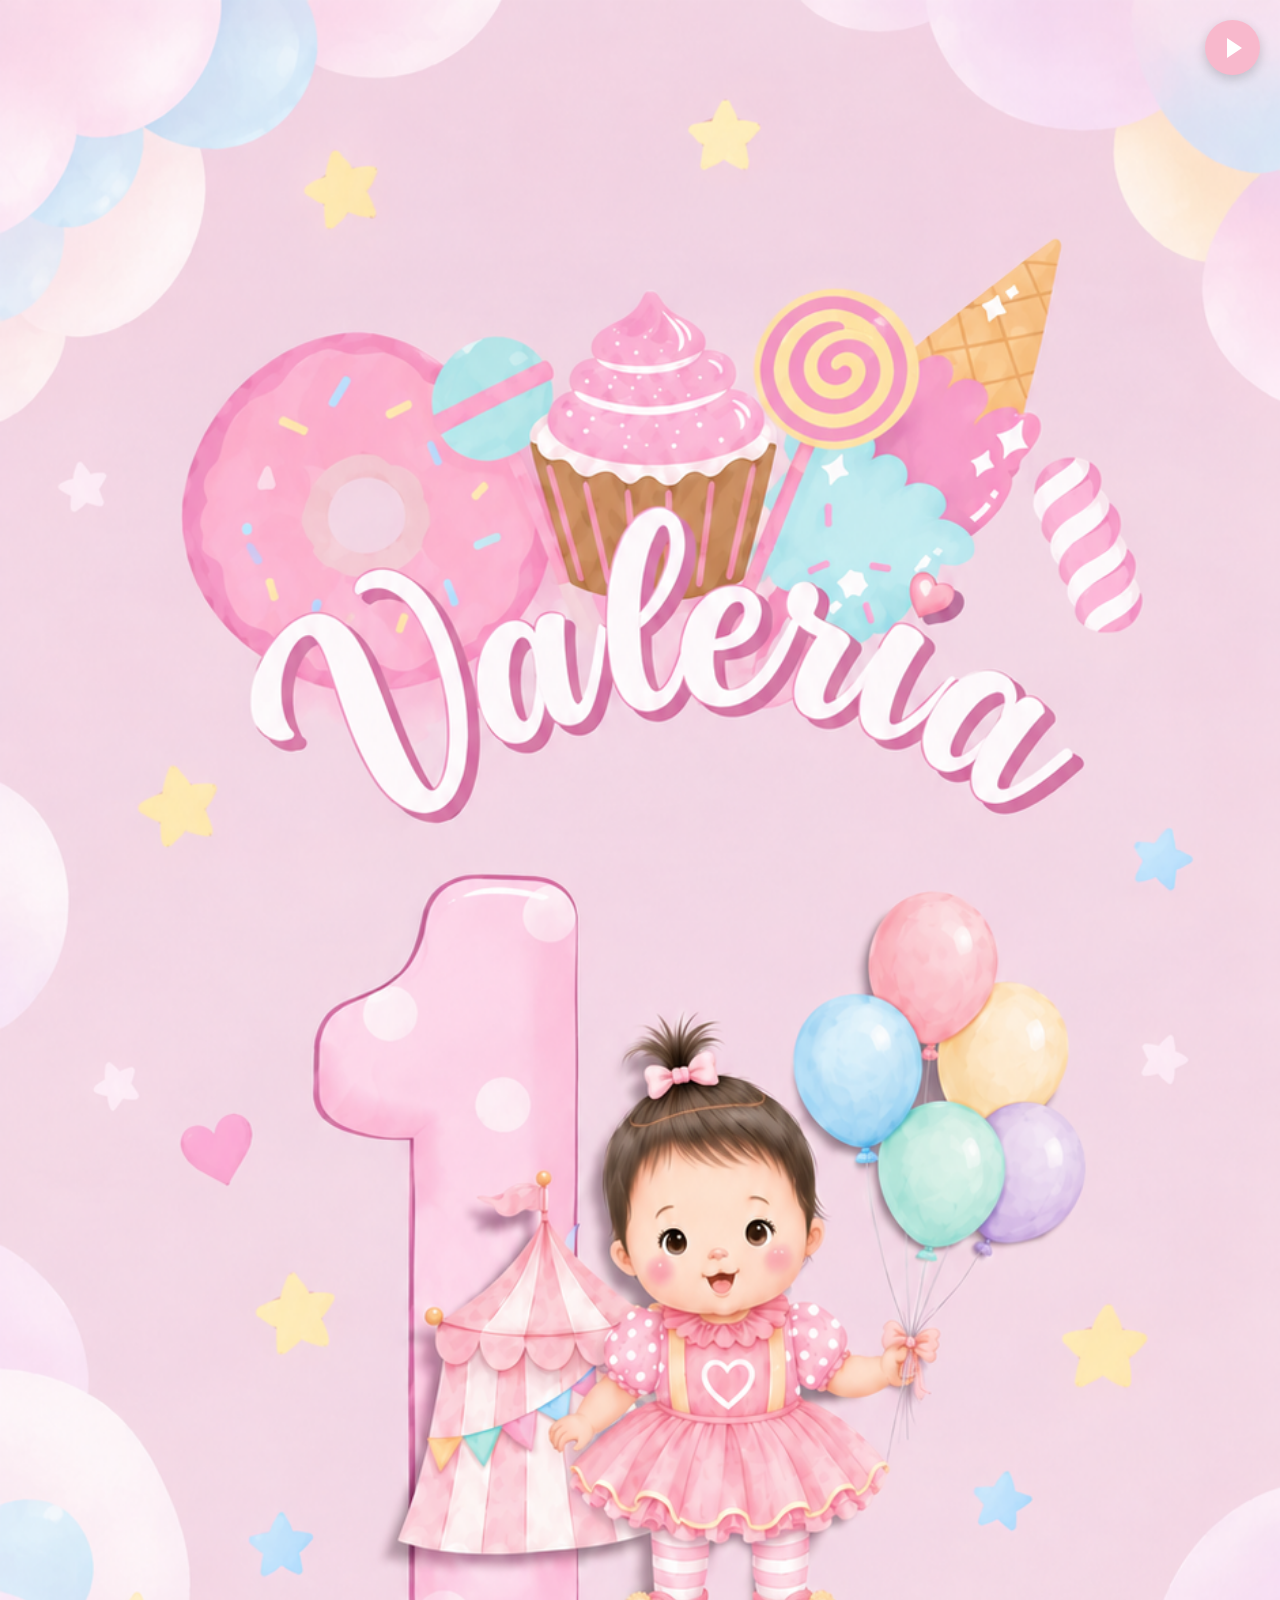
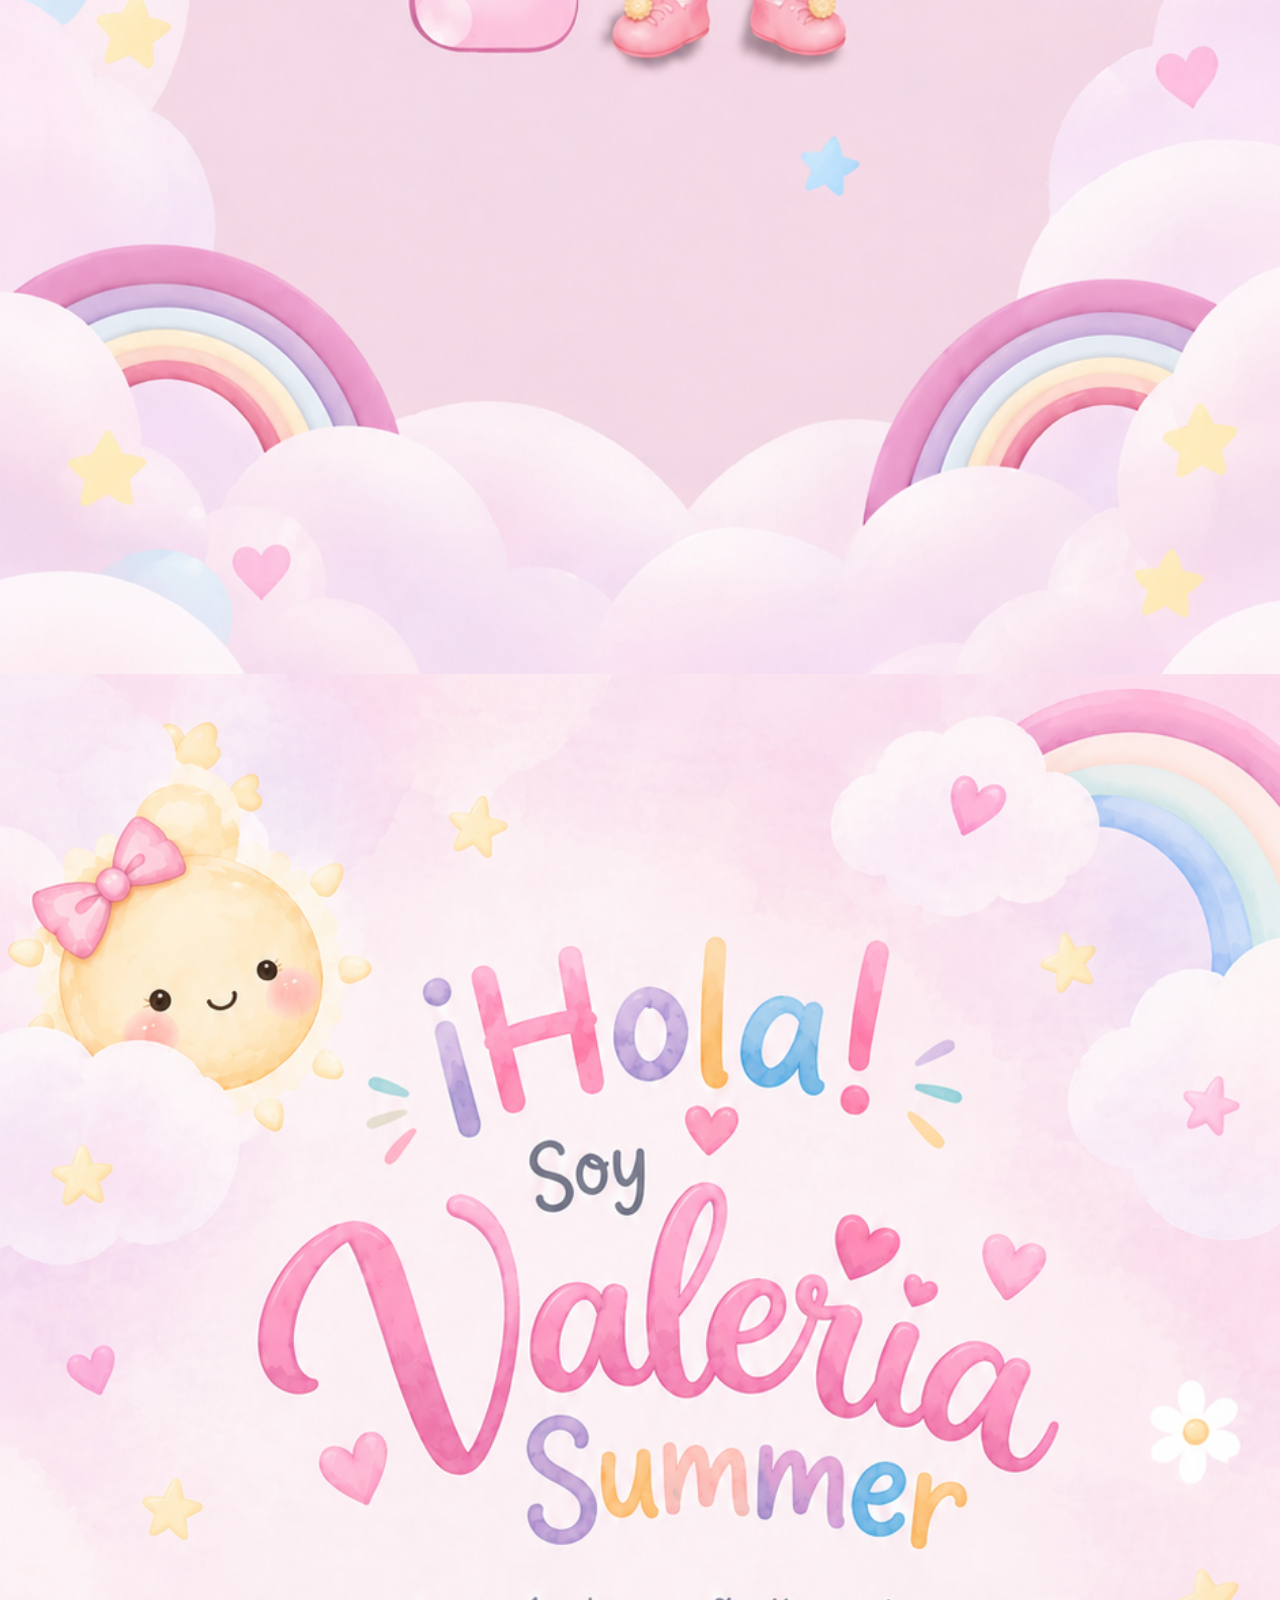
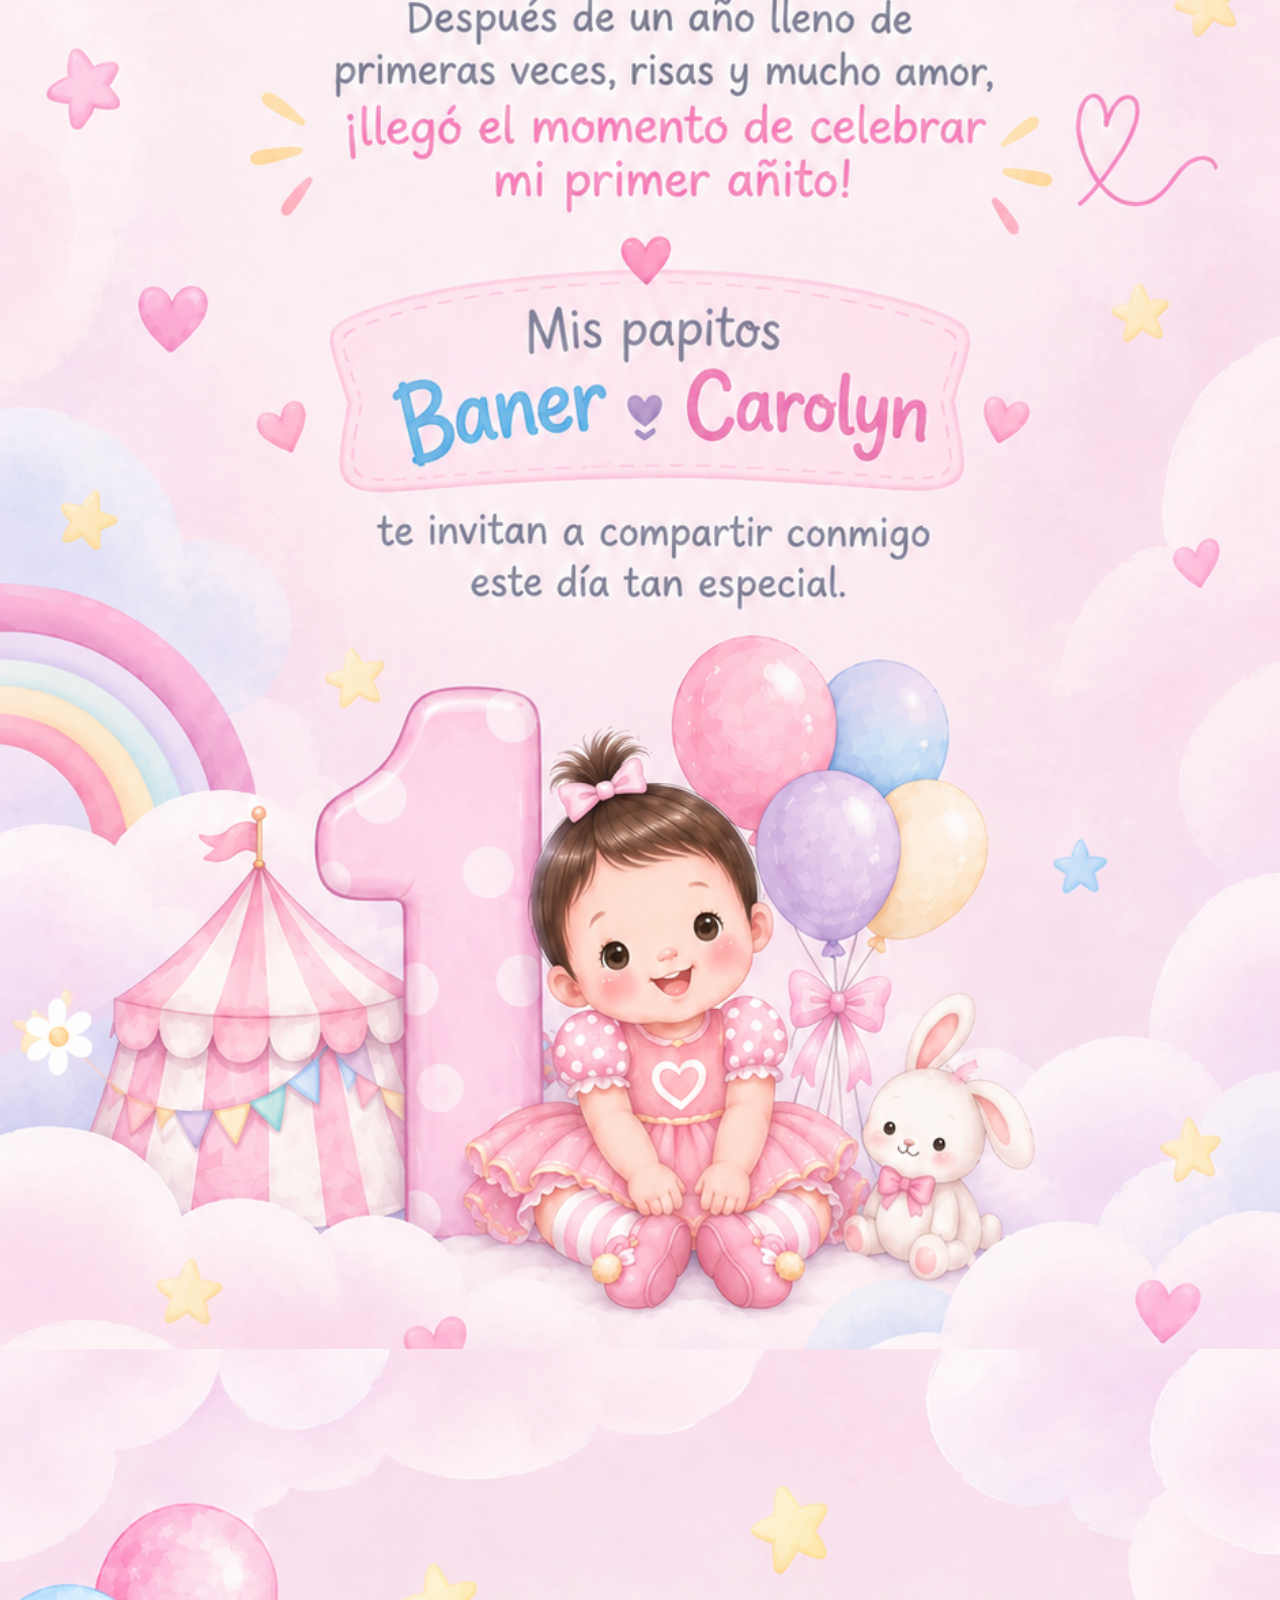
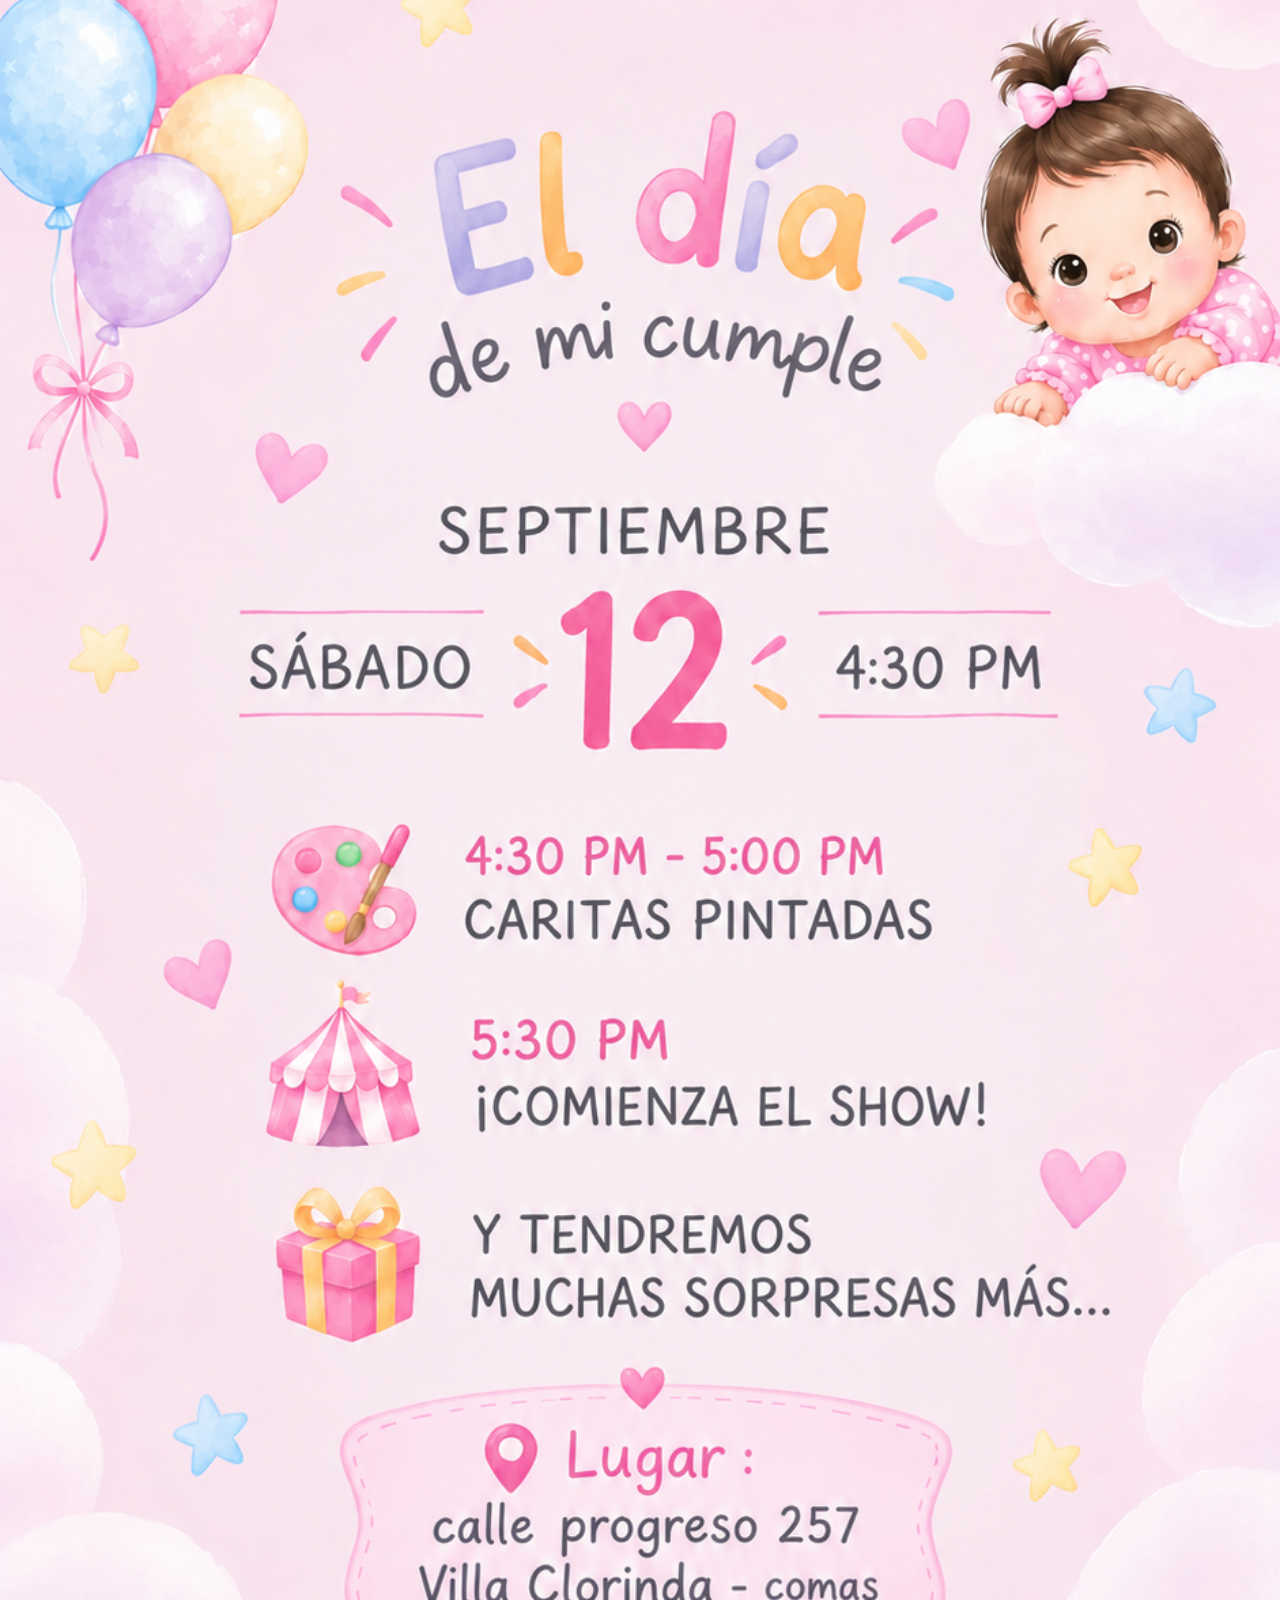
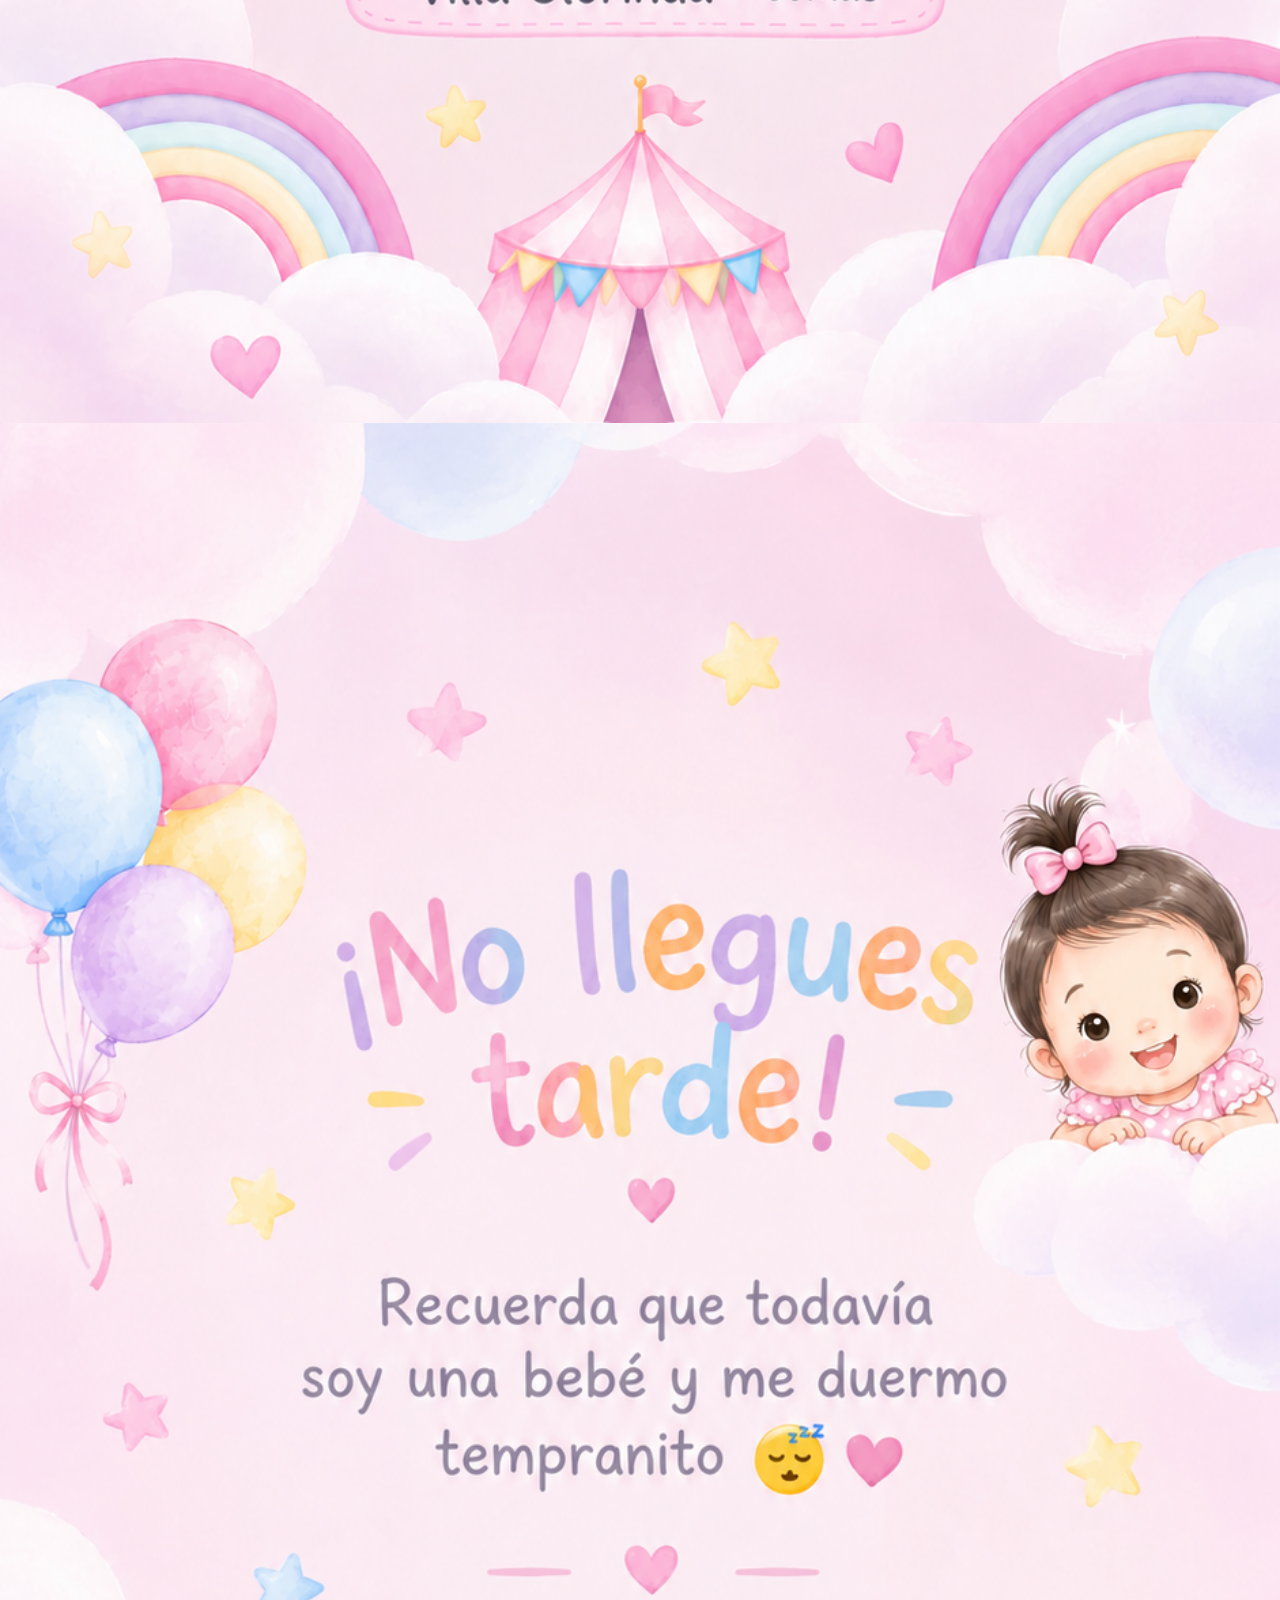
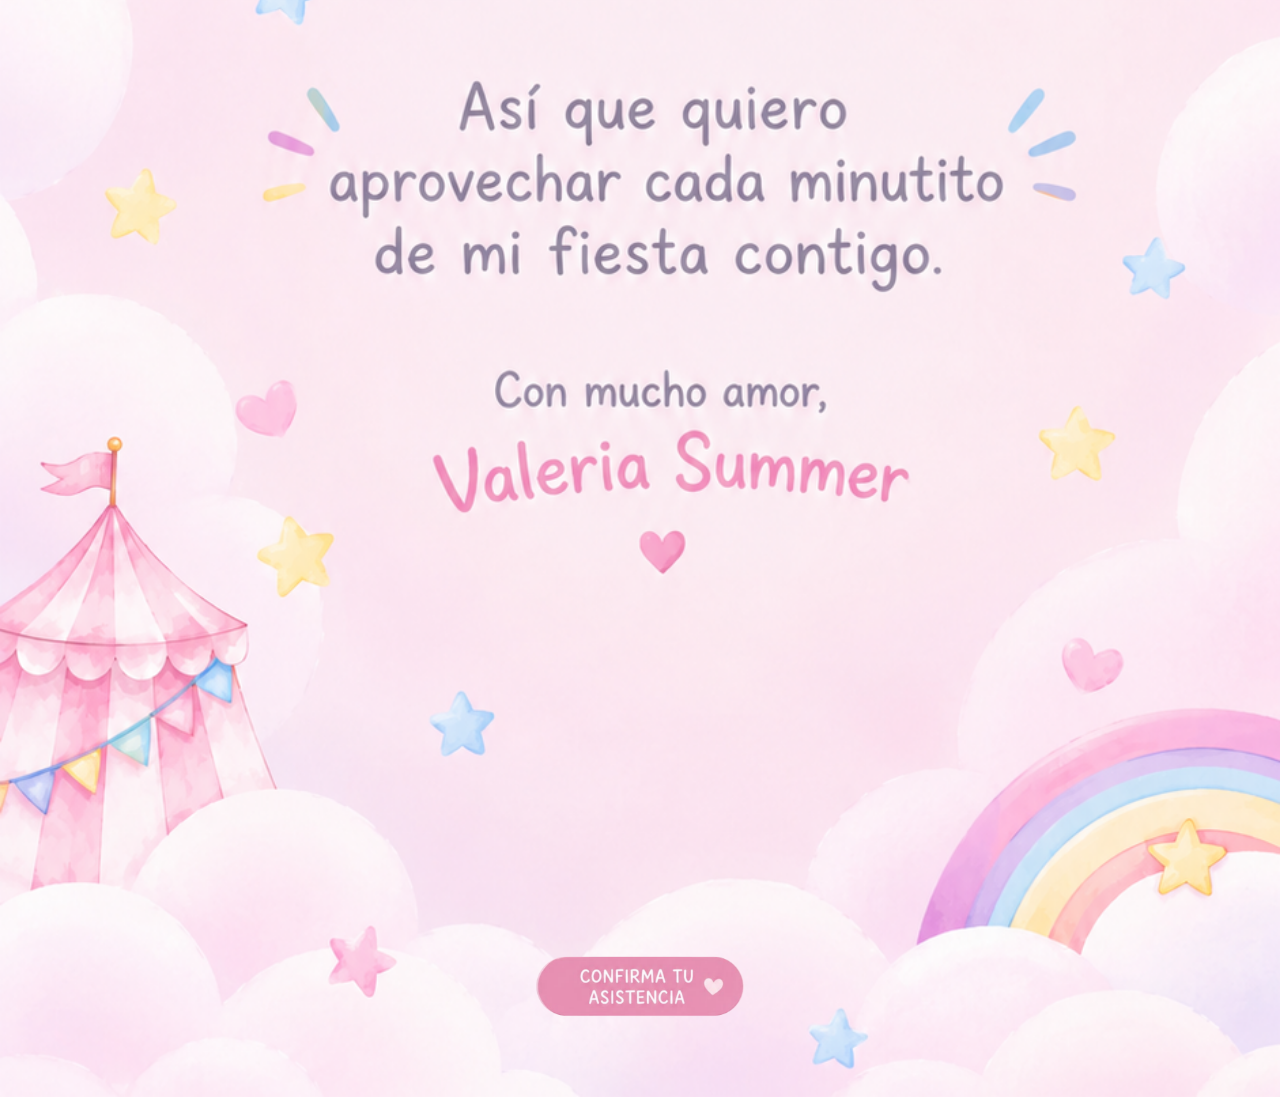
<file: Valeria_v4/index.html>
<!DOCTYPE html>
<html lang="es">

<head>
    <meta charset="UTF-8">
    <meta name="viewport" content="width=device-width, initial-scale=1.0">
    <title>🎀 Valeria - Mi primer añito</title>
    <meta name="description" content="Una celebración muy especial: el primer añito de Valeria. 🎀">
    <!-- Vista previa para WhatsApp, Facebook y Messenger -->
    <meta property="og:type" content="website">
    <meta property="og:title" content="🎀 Valeria - Mi primer añito">
    <meta property="og:description" content="Una celebración muy especial: el primer añito de Valeria. 🎀">
    <meta property="og:image" content="https://mis-invitaciones.diegoique66.workers.dev/Valeria_v4/img/verde.png">
    <meta property="og:url" content="https://mis-invitaciones.diegoique66.workers.dev/Valeria_v4/">
    <link rel="icon" type="image/png" href="img/icono.png">
    <link rel="stylesheet" href="style.css">
</head>

<body>

    <div class="music-container">
        <button id="musicButton" class="music-button" aria-label="Reproducir música">
            <span class="play-icon"></span>
        </button>

        <audio id="music">
            <source src="musica.mp3/Christina Perri ~ You Are My Sunshine (lyrics).mp3" type="audio/mpeg">
        </audio>
    </div>

    <div class="galeria">

        <img src="img/parte1.png" alt="">
        <img src="img/parte2.png" alt="">
        <img src="img/parte2 (2).png" alt="">

        <div class="ultima-imagen">

            <img src="img/parte4.png" alt="">

            <a href="https://wa.link/gmsiq0" class="asistencia-button" target="_blank">
                <img src="img/boton_asistencia.png" alt="Confirmar asistencia">
            </a>

        </div>

    </div>

    <script>
        const music = document.getElementById("music");
        const musicButton = document.getElementById("musicButton");

        musicButton.addEventListener("click", () => {

            if (music.paused) {

                music.play();

                musicButton.classList.add("paused");
                musicButton.setAttribute("aria-label", "Pausar música");

            } else {

                music.pause();

                musicButton.classList.remove("paused");
                musicButton.setAttribute("aria-label", "Reproducir música");

            }
        });

        music.addEventListener("ended", () => {

            musicButton.classList.remove("paused");
            musicButton.setAttribute("aria-label", "Reproducir música");

        });
    </script>

</body>

</html>
</file>
<file: Cartittas/styles.css>
/* ========================================
   CONFIGURACION GENERAL
======================================== */

* {
    margin: 0;
    padding: 0;
    box-sizing: border-box;
}

body {
    min-height: 100vh;
    font-family: 'Trebuchet MS', Arial, sans-serif;
    background: #fcebed;
    color: #753e4e;
    overflow-x: hidden;
}

/* ========================================
   FONDO
======================================== */

body::before {
    content: "";
    position: fixed;
    inset: 0;

    background:
        radial-gradient(circle at 10% 20%, #ffffff99, transparent 30%),
        radial-gradient(circle at 90% 80%, #f5c5d399, transparent 35%);

    pointer-events: none;
    z-index: -1;
}

/* ========================================
   CORAZONES DECORATIVOS
======================================== */

.decoracion {
    position: fixed;
    color: #e99aaa;
    opacity: 0.45;
    font-size: 35px;
    pointer-events: none;
    animation: flotar 5s ease-in-out infinite;
}

.corazon-1 {
    top: 12%;
    left: 8%;
}

.corazon-2 {
    top: 25%;
    right: 9%;
    animation-delay: 1s;
}

.corazon-3 {
    bottom: 18%;
    left: 12%;
    animation-delay: 2s;
}

.corazon-4 {
    bottom: 10%;
    right: 12%;
    animation-delay: 3s;
}

@keyframes flotar {
    0%, 100% {
        transform: translateY(0);
    }

    50% {
        transform: translateY(-15px);
    }
}

/* ========================================
   CONTENEDOR
======================================== */

.contenedor {
    width: 100%;
    max-width: 850px;
    margin: auto;
    padding: 65px 25px 30px;
    text-align: center;
}

/* ========================================
   ENCABEZADO
======================================== */

.encabezado {
    margin-bottom: 55px;
}

.subtitulo {
    color: #c46e83;
    font-size: 12px;
    font-weight: bold;
    letter-spacing: 3px;
    margin-bottom: 15px;
}

.encabezado h1 {
    font-family: Georgia, serif;
    font-size: clamp(35px, 7vw, 55px);
    color: #a84361;
    line-height: 1.15;
    font-weight: normal;
}

.descripcion {
    max-width: 450px;
    margin: 18px auto 0;
    color: #966777;
    font-size: 15px;
    line-height: 1.7;
}

/* ========================================
   ZONA DE CARTAS
======================================== */

.zona-cartas {
    max-width: 550px;
    margin: 0 auto;
}

/* ========================================
   SOBRE
======================================== */

.sobre {
    position: relative;
    background: #fffaf5;
    border: 2px solid #edc3cc;
    border-radius: 18px;
    padding: 45px 30px;

    box-shadow:
        0 12px 35px #a8436115,
        0 3px 8px #a843610d;

    min-height: 270px;

    display: flex;
    justify-content: center;
    align-items: center;

    transition: transform 0.3s ease;
}

.sobre:hover {
    transform: translateY(-4px);
}

/* ========================================
   SELLO
======================================== */

.sello {
    position: absolute;
    top: -17px;
    left: 50%;
    transform: translateX(-50%);

    width: 38px;
    height: 38px;

    display: flex;
    justify-content: center;
    align-items: center;

    background: #c95070;
    color: white;
    border-radius: 50%;
    font-size: 18px;

    box-shadow: 0 4px 10px #a8436133;
}

/* ========================================
   CONTENIDO DE LA CARTA
======================================== */

.contenido-carta {
    width: 100%;
}

.etiqueta {
    color: #c46e83;
    font-size: 11px;
    font-weight: bold;
    letter-spacing: 3px;
    margin-bottom: 18px;
}

.contenido-carta h2 {
    font-family: Georgia, serif;
    font-size: 25px;
    font-weight: normal;
    color: #a84361;
    margin-bottom: 20px;
}

#mensaje-carta {
    color: #795361;
    font-family: Georgia, serif;
    font-size: 17px;
    line-height: 1.9;
    white-space: pre-line;
}

#firma {
    margin-top: 25px;
    color: #c46e83;
    font-family: Georgia, serif;
    font-style: italic;
    font-size: 15px;
}

/* ========================================
   ANIMACION DE CARTAS
======================================== */

.animar-carta {
    animation: aparecer 0.6s ease;
}

@keyframes aparecer {
    from {
        opacity: 0;
        transform: translateY(15px);
    }

    to {
        opacity: 1;
        transform: translateY(0);
    }
}

/* ========================================
   BOTON
======================================== */

#boton-carta {
    margin-top: 28px;
    padding: 15px 28px;

    background: #c95070;
    color: white;

    border: none;
    border-radius: 30px;

    font-size: 15px;
    font-weight: bold;
    cursor: pointer;

    box-shadow: 0 5px 15px #c9507033;

    transition: all 0.3s ease;
}

#boton-carta:hover {
    background: #a84361;
    transform: translateY(-3px);
    box-shadow: 0 8px 20px #c9507044;
}

#boton-carta:active {
    transform: scale(0.96);
}

/* ========================================
   INDICACION
======================================== */

.indicacion {
    margin-top: 15px;
    font-size: 12px;
    color: #b47b89;
}

/* ========================================
   PIE DE PAGINA
======================================== */

.pie-pagina {
    margin-top: 55px;
    color: #a87583;
    font-size: 12px;
    line-height: 2;
}

/* ========================================
   LLUVIA DE CORAZONES
======================================== */

#lluvia-corazones {
    position: fixed;
    inset: 0;

    overflow: hidden;
    pointer-events: none;

    z-index: 1000;
}

.corazon-lluvia {
    position: absolute;
    top: -50px;

    color: #e65b82;
    opacity: 0;

    animation: caer-corazon linear forwards;

    filter: drop-shadow(0 3px 4px #d64b7222);
}

@keyframes caer-corazon {

    0% {
        transform: translateY(0) rotate(0deg) scale(0.5);
        opacity: 0;
    }

    10% {
        opacity: 0.9;
    }

    80% {
        opacity: 0.8;
    }

    100% {
        transform: translateY(110vh) rotate(360deg) scale(1.2);
        opacity: 0;
    }

}

/* ========================================
   RESPONSIVE
======================================== */

@media (max-width: 600px) {

    .contenedor {
        padding: 55px 18px 25px;
    }

    .encabezado {
        margin-bottom: 45px;
    }

    .sobre {
        padding: 35px 20px;
        min-height: 290px;
    }

    .contenido-carta h2 {
        font-size: 22px;
    }

    #mensaje-carta {
        font-size: 16px;
    }

    #boton-carta {
        width: 100%;
        max-width: 300px;
    }

    

}
/* ========================================
   BOTON MODO OSCURO
======================================== */

.boton-tema {
    position: absolute;
    top: 25px;
    right: 25px;

    padding: 10px 17px;

    background: #fffaf5;
    color: #a84361;

    border: 1px solid #edc3cc;
    border-radius: 25px;

    font-size: 13px;
    cursor: pointer;

    transition: all 0.3s ease;
}

.boton-tema:hover {
    transform: translateY(-2px);
    background: #f8dce3;
}

/* ========================================
   COLORES DEL MODO OSCURO
======================================== */

body.modo-oscuro {
    background: #19151d;
    color: #f5dce5;
}

body.modo-oscuro::before {
    background:
        radial-gradient(circle at 10% 20%, #55304455, transparent 30%),
        radial-gradient(circle at 90% 80%, #49263e66, transparent 35%);
}

body.modo-oscuro .encabezado h1 {
    color: #f5a9c0;
}

body.modo-oscuro .subtitulo {
    color: #e28da8;
}

body.modo-oscuro .descripcion {
    color: #c7a2b2;
}

body.modo-oscuro .sobre {
    background: #29212d;
    border-color: #694254;

    box-shadow: 0 12px 35px #00000044;
}

body.modo-oscuro .contenido-carta h2 {
    color: #f5a9c0;
}

body.modo-oscuro #mensaje-carta {
    color: #e5cbd5;
}

body.modo-oscuro #firma {
    color: #ed9ab5;
}

body.modo-oscuro .etiqueta {
    color: #e28da8;
}

body.modo-oscuro #boton-carta {
    background: #a84467;
    color: white;
}

body.modo-oscuro #boton-carta:hover {
    background: #c45c80;
}

body.modo-oscuro .indicacion {
    color: #c49aaa;
}

body.modo-oscuro .pie-pagina {
    color: #bd9aaa;
}

body.modo-oscuro .decoracion {
    color: #bd668c;
}

body.modo-oscuro .boton-tema {
    background: #302432;
    color: #f5b3c9;
    border-color: #694254;
}

body.modo-oscuro .boton-tema:hover {
    background: #493044;
}

/* ========================================
   RESPONSIVE DEL BOTON
======================================== */

@media (max-width: 600px) {

    .boton-tema {
        position: relative;
        top: auto;
        right: auto;

        display: block;
        margin: 0 auto 30px;
    }

}
</file>
<file: Flores_amarillas/style.css>
* {
    margin: 0;
    padding: 0;
    box-sizing: border-box;
}

body {
    overflow: hidden;
    font-family: Georgia, serif;
}

.jardin {
    position: relative;
    width: 100vw;
    height: 100vh;
    overflow: hidden;

    background:
        radial-gradient(circle at 50% 20%, #ffe8f1 0%, transparent 35%),
        linear-gradient(
            to bottom,
            #ffdce9 0%,
            #f8c8d9 45%,
            #d99a9e 100%
        );
}

/* -------------------------
   MENSAJE
------------------------- */

.mensaje {
    position: absolute;
    z-index: 10;

    top: 18%;
    left: 50%;

    transform: translateX(-50%);

    width: min(90%, 600px);

    text-align: center;

    color: #6d4050;

    animation: aparecer 3s ease forwards;
}

.pequeno {
    font-size: 1.2rem;
    letter-spacing: 3px;
    margin-bottom: 15px;
}

h1 {
    font-size: clamp(2rem, 7vw, 4rem);
    line-height: 1.15;
    font-weight: normal;
}

.corazon {
    margin-top: 20px;
    font-size: 2rem;

    animation: latido 2s infinite ease-in-out;
}

/* -------------------------
   FLORES
------------------------- */

#flores {
    position: absolute;
    inset: 0;
}

/* tallo */

.flor {
    position: absolute;
    bottom: -20px;

    width: 100px;
    height: 250px;

    transform-origin: bottom center;

    animation: balanceo 5s ease-in-out infinite;
}

.tallo {
    position: absolute;

    bottom: 0;
    left: 50%;

    width: 6px;
    height: 190px;

    transform: translateX(-50%);

    background: linear-gradient(
        to right,
        #3d7a43,
        #65a85b,
        #315f37
    );

    border-radius: 10px;
}

/* hojas */

.hoja {
    position: absolute;

    width: 45px;
    height: 22px;

    background: #579451;

    border-radius: 100% 0 100% 0;
}

.hoja.izquierda {
    left: 8px;
    bottom: 70px;
    transform: rotate(-30deg);
}

.hoja.derecha {
    right: 8px;
    bottom: 105px;
    transform: rotate(30deg) scaleX(-1);
}

/* cabeza de la flor */

.cabeza {
    position: absolute;

    left: 50%;
    top: 30px;

    width: 75px;
    height: 75px;

    transform: translateX(-50%);
}

/* pétalos */

.petalo {
    position: absolute;

    width: 35px;
    height: 55px;

    left: 50%;
    top: 50%;

    transform-origin: 50% 100%;

    background: linear-gradient(
        135deg,
        #fff36a,
        #f4c928
    );

    border-radius: 50% 50% 45% 45%;

    box-shadow: 0 2px 8px rgba(180, 120, 0, 0.15);
}

.petalo:nth-child(1) {
    transform: translate(-50%, -100%) rotate(0deg);
}

.petalo:nth-child(2) {
    transform: translate(-50%, -100%) rotate(45deg);
}

.petalo:nth-child(3) {
    transform: translate(-50%, -100%) rotate(90deg);
}

.petalo:nth-child(4) {
    transform: translate(-50%, -100%) rotate(135deg);
}

.petalo:nth-child(5) {
    transform: translate(-50%, -100%) rotate(180deg);
}

.petalo:nth-child(6) {
    transform: translate(-50%, -100%) rotate(225deg);
}

.petalo:nth-child(7) {
    transform: translate(-50%, -100%) rotate(270deg);
}

.petalo:nth-child(8) {
    transform: translate(-50%, -100%) rotate(315deg);
}

/* centro */

.centro {
    position: absolute;

    left: 50%;
    top: 50%;

    width: 28px;
    height: 28px;

    transform: translate(-50%, -50%);

    border-radius: 50%;

    background:
        radial-gradient(
            circle,
            #8d5b13 0 30%,
            #c98b16 31% 70%,
            #f1c52e 71%
        );

    z-index: 5;
}

/* -------------------------
   PETALOS QUE CAEN
------------------------- */

.petalo-caido {
    position: absolute;

    top: -30px;

    width: 12px;
    height: 18px;

    background: #ffd92f;

    border-radius: 100% 0 100% 0;

    opacity: 0.8;

    animation:
        caer linear forwards,
        girar 3s ease-in-out infinite;
}

/* -------------------------
   ANIMACIONES
------------------------- */

@keyframes aparecer {
    from {
        opacity: 0;
        transform: translateX(-50%) translateY(20px);
    }

    to {
        opacity: 1;
        transform: translateX(-50%) translateY(0);
    }
}

@keyframes latido {
    0%, 100% {
        transform: scale(1);
    }

    50% {
        transform: scale(1.2);
    }
}

@keyframes balanceo {
    0%, 100% {
        transform: rotate(-2deg);
    }

    50% {
        transform: rotate(2deg);
    }
}

@keyframes caer {

    from {
        top: -30px;
        transform: translateX(0) rotate(0deg);
    }

    to {
        top: 110vh;
        transform: translateX(120px) rotate(360deg);
    }
}

@keyframes girar {

    0% {
        margin-left: 0;
    }

    50% {
        margin-left: -30px;
    }

    100% {
        margin-left: 0;
    }
}

/* -------------------------
   CELULAR
------------------------- */

@media (max-width: 600px) {

    .mensaje {
        top: 13%;
    }

    .pequeno {
        font-size: 1rem;
    }

    .flor {
        transform: scale(0.8);
    }
}
</file>
<file: heidy/style.css>
* {
    box-sizing: border-box;
}

html {
    scroll-behavior: smooth;
}

body {
    margin: 0;
    background: #eee9e5;
    font-family: Georgia, "Times New Roman", serif;
    color: #3c302c;
}


.invitacion {
    width: 100%;
    max-width: 480px;
    margin: auto;
    background: #f9f5f1;
    overflow: hidden;
}


/* PORTADA */

.portada {

    min-height: 100vh;

    display: flex;
    flex-direction: column;

    align-items: center;
    justify-content: center;

    text-align: center;

    padding: 45px 30px;

    background:
        radial-gradient(
            circle at top,
            #fffdfb,
            #f5ebe4
        );

    position: relative;

}


.portada::before {

    content: "";

    position: absolute;

    width: 260px;
    height: 260px;

    border-radius: 50%;

    border: 1px solid rgba(120, 90, 70, 0.18);

    top: 40px;

}


.pequeno {

    font-family: Arial, sans-serif;

    font-size: 12px;

    letter-spacing: 5px;

    margin-bottom: 25px;

    color: #80685c;

}


h1 {

    font-size: 78px;

    font-weight: normal;

    font-style: italic;

    margin: 0;

    letter-spacing: -2px;

}


.linea {

    width: 60px;

    height: 1px;

    background: #9d8374;

    margin: 25px 0;

}


.mensaje {

    max-width: 300px;

    line-height: 1.7;

    font-size: 16px;

    color: #66564f;

}


.fecha {

    margin-top: 40px;

    font-family: Arial, sans-serif;

    font-size: 13px;

    letter-spacing: 3px;

}


.hora {

    font-family: Arial, sans-serif;

    font-size: 13px;

    letter-spacing: 2px;

    margin-top: 5px;

}


/* BOTÓN */

.boton {

    display: inline-block;

    margin-top: 35px;

    padding: 14px 28px;

    border-radius: 50px;

    border: 1px solid #8e7567;

    background: transparent;

    color: #5d4a42;

    text-decoration: none;

    font-family: Arial, sans-serif;

    font-size: 13px;

    letter-spacing: 1px;

    cursor: pointer;

    transition: 0.3s;

}


.boton:hover {

    transform: translateY(-2px);

    background: #8e7567;

    color: white;

}


/* CONTENIDO */

.contenido {

    min-height: 100vh;

    padding: 80px 28px;

    text-align: center;

    background: #fffaf7;

}


h2 {

    font-size: 32px;

    font-weight: normal;

    margin-bottom: 20px;

}


.contenido > p {

    line-height: 1.7;

    color: #6d5d55;

}


/* CONTADOR */

.contador {

    display: flex;

    justify-content: center;

    gap: 12px;

    margin: 45px 0;

}


.contador div {

    width: 68px;

    padding: 14px 5px;

    border: 1px solid #d9ccc4;

    border-radius: 12px;

}


.contador strong {

    display: block;

    font-size: 22px;

    font-weight: normal;

}


.contador span {

    font-family: Arial, sans-serif;

    font-size: 8px;

    letter-spacing: 1px;

    color: #8b776d;

}


/* BOTONES */

.botones {

    display: flex;

    flex-direction: column;

    align-items: center;

    gap: 5px;

}


.secundario {

    width: 85%;

    max-width: 300px;

}


/* CELULAR */

@media (max-width: 480px) {

    .invitacion {

        max-width: 100%;

    }

    h1 {

        font-size: 68px;

    }

}
</file>
<file: streia/styles.css>
@import url('https://fonts.googleapis.com/css2?family=DM+Sans:wght@400;500;600;700;800&family=Playfair+Display:wght@600;700;800&display=swap');

:root {
    --fondo: #210154;
    --magenta: #d903d3;
    --magenta-claro: #f04bea;
    --morado: #a66bff;
    --blanco: #ffffff;
    --texto: #ffffff;
    --texto-suave: #d3c1e9;
    --tarjeta: rgba(255, 255, 255, 0.07);
    --borde: rgba(255, 255, 255, 0.15);
}

* {
    margin: 0;
    padding: 0;
    box-sizing: border-box;
}

html {
    scroll-behavior: smooth;
}

body {
    font-family: 'DM Sans', sans-serif;
    color: var(--texto);
    background:
        radial-gradient(circle at 15% 20%, rgba(217, 3, 211, 0.18), transparent 30%),
        radial-gradient(circle at 85% 60%, rgba(166, 107, 255, 0.16), transparent 35%),
        var(--fondo);
    min-height: 100vh;
    overflow-x: hidden;
}

/* ESTRELLAS DEL FONDO */
body::before {
    content: "";
    position: fixed;
    inset: 0;
    pointer-events: none;
    z-index: 0;
    background-image:
        radial-gradient(2px 2px at 20px 30px, white 50%, transparent),
        radial-gradient(1px 1px at 100px 150px, white 50%, transparent),
        radial-gradient(2px 2px at 200px 80px, white 50%, transparent),
        radial-gradient(1px 1px at 300px 220px, white 50%, transparent),
        radial-gradient(2px 2px at 400px 50px, white 50%, transparent);
    background-size: 450px 300px;
    opacity: 0.45;
}

body > * {
    position: relative;
    z-index: 1;
}

/* BARRA SUPERIOR */
.topbar {
    min-height: 75px;
    padding: 15px 8%;
    display: flex;
    justify-content: space-between;
    align-items: center;
    background: rgba(20, 0, 48, 0.75);
    border-bottom: 1px solid rgba(217, 3, 211, 0.3);
    backdrop-filter: blur(12px);
}

.logo {
    font-size: 25px;
    font-weight: 800;
    letter-spacing: 2px;
    color: white;
    text-decoration: none;
}

.logo span {
    color: var(--magenta);
    margin-left: 5px;
}

.topbar nav {
    display: flex;
    gap: 30px;
}

.topbar nav a {
    color: var(--texto-suave);
    text-decoration: none;
    font-size: 14px;
    font-weight: 600;
    transition: 0.3s;
}

.topbar nav a:hover {
    color: var(--magenta-claro);
}

/* PORTADA */
.hero {
    min-height: 570px;
    padding: 70px 10%;
    display: flex;
    justify-content: space-between;
    align-items: center;
    gap: 50px;
}

.hero-content {
    max-width: 600px;
}

.hero-label,
.section-label {
    color: var(--magenta-claro);
    font-size: 12px;
    font-weight: 800;
    letter-spacing: 2px;
}

.hero h1 {
    font-family: 'Playfair Display', serif;
    font-size: clamp(42px, 6vw, 68px);
    line-height: 1.15;
    margin: 20px 0;
}

.hero h1 span {
    color: var(--magenta-claro);
}

.hero p {
    color: var(--texto-suave);
    font-size: 16px;
    line-height: 1.8;
    max-width: 500px;
    margin-bottom: 30px;
}

.hero-button {
    display: inline-block;
    padding: 14px 25px;
    background: var(--magenta);
    color: white;
    border-radius: 30px;
    text-decoration: none;
    font-weight: 700;
    box-shadow: 0 0 25px rgba(217, 3, 211, 0.3);
    transition: 0.3s;
}

.hero-button:hover {
    transform: translateY(-4px);
    background: var(--magenta-claro);
}

/* FOTO DE PERFIL */
.hero-character {
    width: 300px;
    height: 300px;
    flex-shrink: 0;
    border-radius: 50%;
    display: flex;
    justify-content: center;
    align-items: center;
    background: linear-gradient(135deg, var(--magenta), var(--morado));
    box-shadow: 0 0 55px rgba(217, 3, 211, 0.35);
    position: relative;
}

.hero-character img {
    width: 92%;
    height: 92%;
    object-fit: cover;
    border-radius: 50%;
    border: 4px solid white;
}

/* SECCIONES */
.section {
    padding: 75px 8%;
}

.section-heading {
    text-align: center;
    margin-bottom: 45px;
}

.section-heading h2 {
    font-family: 'Playfair Display', serif;
    font-size: 38px;
    margin: 12px 0;
}

.section-heading p {
    color: var(--texto-suave);
}

/* PODIO */
.podium {
    display: flex;
    justify-content: center;
    align-items: flex-end;
    gap: 20px;
    margin: 50px auto;
    max-width: 850px;
}

.podium-card {
    width: 30%;
    padding: 25px 15px;
    text-align: center;
    background: var(--tarjeta);
    border: 1px solid var(--borde);
    border-radius: 20px;
    backdrop-filter: blur(10px);
}

.podium-card.first {
    min-height: 245px;
    border-color: var(--magenta);
    box-shadow: 0 0 25px rgba(217, 3, 211, 0.2);
}

.podium-card.second {
    min-height: 205px;
}

.podium-card.third {
    min-height: 180px;
}

.podium-medal {
    font-size: 35px;
    margin-bottom: 12px;
}

.podium-card h3 {
    font-size: 17px;
    margin: 10px 0;
    overflow-wrap: anywhere;
}

.podium-card p {
    color: var(--texto-suave);
    font-size: 13px;
}

/* RANKING */
.ranking-container {
    max-width: 850px;
    margin: 60px auto 0;
}

.ranking-container h3 {
    font-size: 24px;
    margin-bottom: 25px;
}

.donor-card {
    display: flex;
    align-items: center;
    gap: 15px;
    padding: 18px;
    margin-bottom: 12px;
    background: var(--tarjeta);
    border: 1px solid var(--borde);
    border-radius: 15px;
}

.donor-position {
    width: 30px;
    font-weight: 800;
    color: var(--magenta-claro);
    text-align: center;
}

.donor-photo {
    width: 48px;
    height: 48px;
    border-radius: 50%;
    background: linear-gradient(135deg, var(--magenta), var(--morado));
    display: flex;
    align-items: center;
    justify-content: center;
    overflow: hidden;
    flex-shrink: 0;
}

.donor-photo img {
    width: 100%;
    height: 100%;
    object-fit: cover;
}

.donor-info {
    flex: 1;
    min-width: 0;
}

.donor-info h4 {
    font-size: 15px;
    margin-bottom: 5px;
}

.donor-level {
    color: var(--magenta-claro);
    font-size: 12px;
}

.donor-points {
    color: var(--texto-suave);
    font-size: 13px;
    margin-top: 4px;
}

.progress-container {
    height: 8px;
    width: 100%;
    background: rgba(255, 255, 255, 0.12);
    border-radius: 20px;
    overflow: hidden;
    margin-top: 12px;
}

.progress-bar {
    height: 100%;
    background: linear-gradient(90deg, var(--magenta), var(--morado));
    border-radius: 20px;
    transition: width 0.5s ease;
}

.progress-info {
    display: flex;
    justify-content: space-between;
    color: var(--texto-suave);
    font-size: 11px;
    margin-top: 6px;
}

.donor-total {
    color: white;
    font-weight: 800;
    font-size: 14px;
    white-space: nowrap;
}

/* AGRADECIMIENTOS */
.thanks-section {
    background: rgba(15, 0, 35, 0.25);
}

.members {
    display: grid;
    grid-template-columns: repeat(auto-fit, minmax(220px, 1fr));
    gap: 20px;
}

.member-card {
    padding: 25px;
    text-align: center;
    background: var(--tarjeta);
    border: 1px solid var(--borde);
    border-radius: 18px;
    transition: 0.3s;
}

.member-card:hover {
    transform: translateY(-5px);
    border-color: var(--magenta);
}

.member-card h3 {
    margin: 12px 0 8px;
}

.member-card p {
    color: var(--texto-suave);
    font-size: 13px;
    line-height: 1.6;
}

.member-heart {
    color: var(--magenta-claro);
    font-size: 30px;
}

/* PIE DE PÁGINA */
footer {
    padding: 30px 15px;
    text-align: center;
    color: var(--texto-suave);
    font-size: 13px;
    border-top: 1px solid var(--borde);
    background: rgba(20, 0, 48, 0.7);
}

/* CELULARES */
@media (max-width: 700px) {
    .topbar {
        flex-direction: column;
        gap: 15px;
    }

    .topbar nav {
        gap: 18px;
    }

    .hero {
        flex-direction: column-reverse;
        text-align: center;
        padding: 55px 7%;
    }

    .hero-character {
        width: 220px;
        height: 220px;
    }

    .hero p {
        margin-left: auto;
        margin-right: auto;
    }

    .section {
        padding: 55px 6%;
    }

    .podium {
        gap: 8px;
    }

    .podium-card {
        width: 33.33%;
        padding: 18px 7px;
    }

    .podium-card h3 {
        font-size: 13px;
    }

    .donor-card {
        gap: 9px;
        padding: 12px;
    }

    .donor-total {
        font-size: 11px;
    }
}
</file>
<file: Tarjeta Heidy/style.css>
* {
    box-sizing: border-box;
}

html {
    scroll-behavior: smooth;
}

body {
    margin: 0;
    background: #eee9e5;
    font-family: Georgia, "Times New Roman", serif;
    color: #3c302c;
}


.invitacion {
    width: 100%;
    max-width: 480px;
    margin: auto;
    background: #f9f5f1;
    overflow: hidden;
}


/* PORTADA */

.portada {

    min-height: 100vh;

    display: flex;
    flex-direction: column;

    align-items: center;
    justify-content: center;

    text-align: center;

    padding: 45px 30px;

    background:
        radial-gradient(
            circle at top,
            #fffdfb,
            #f5ebe4
        );

    position: relative;

}


.portada::before {

    content: "";

    position: absolute;

    width: 260px;
    height: 260px;

    border-radius: 50%;

    border: 1px solid rgba(120, 90, 70, 0.18);

    top: 40px;

}


.pequeno {

    font-family: Arial, sans-serif;

    font-size: 12px;

    letter-spacing: 5px;

    margin-bottom: 25px;

    color: #80685c;

}


h1 {

    font-size: 78px;

    font-weight: normal;

    font-style: italic;

    margin: 0;

    letter-spacing: -2px;

}


.linea {

    width: 60px;

    height: 1px;

    background: #9d8374;

    margin: 25px 0;

}


.mensaje {

    max-width: 300px;

    line-height: 1.7;

    font-size: 16px;

    color: #66564f;

}


.fecha {

    margin-top: 40px;

    font-family: Arial, sans-serif;

    font-size: 13px;

    letter-spacing: 3px;

}


.hora {

    font-family: Arial, sans-serif;

    font-size: 13px;

    letter-spacing: 2px;

    margin-top: 5px;

}


/* BOTÓN */

.boton {

    display: inline-block;

    margin-top: 35px;

    padding: 14px 28px;

    border-radius: 50px;

    border: 1px solid #8e7567;

    background: transparent;

    color: #5d4a42;

    text-decoration: none;

    font-family: Arial, sans-serif;

    font-size: 13px;

    letter-spacing: 1px;

    cursor: pointer;

    transition: 0.3s;

}


.boton:hover {

    transform: translateY(-2px);

    background: #8e7567;

    color: white;

}


/* CONTENIDO */

.contenido {

    min-height: 100vh;

    padding: 80px 28px;

    text-align: center;

    background: #fffaf7;

}


h2 {

    font-size: 32px;

    font-weight: normal;

    margin-bottom: 20px;

}


.contenido > p {

    line-height: 1.7;

    color: #6d5d55;

}


/* CONTADOR */

.contador {

    display: flex;

    justify-content: center;

    gap: 12px;

    margin: 45px 0;

}


.contador div {

    width: 68px;

    padding: 14px 5px;

    border: 1px solid #d9ccc4;

    border-radius: 12px;

}


.contador strong {

    display: block;

    font-size: 22px;

    font-weight: normal;

}


.contador span {

    font-family: Arial, sans-serif;

    font-size: 8px;

    letter-spacing: 1px;

    color: #8b776d;

}


/* BOTONES */

.botones {

    display: flex;

    flex-direction: column;

    align-items: center;

    gap: 5px;

}


.secundario {

    width: 85%;

    max-width: 300px;

}


/* CELULAR */

@media (max-width: 480px) {

    .invitacion {

        max-width: 100%;

    }

    h1 {

        font-size: 68px;

    }

}
</file>
<file: Tarjeta sofia/style.css>
* {
    box-sizing: border-box;
}

html {
    scroll-behavior: smooth;
}

body {
    margin: 0;
    background: #ddd8e8;
    font-family: "Georgia", serif;
    color: #40384d;
}


/* CONTENEDOR */

.invitacion {
    width: 100%;
    max-width: 480px;
    margin: auto;
    overflow: hidden;
    background: #faf9fc;
}


/* PORTADA */

.portada {
    min-height: 100vh;

    position: relative;

    display: flex;
    flex-direction: column;
    align-items: center;
    justify-content: center;

    text-align: center;

    padding: 50px 30px;

    background:
        linear-gradient(
            160deg,
            #f5f0fa 0%,
            #ebe3f4 45%,
            #ddd1e9 100%
        );

    overflow: hidden;
}


/* CÍRCULOS DECORATIVOS */

.portada::before {
    content: "";

    position: absolute;

    width: 300px;
    height: 300px;

    border-radius: 50%;

    border: 1px solid rgba(126, 103, 151, 0.25);

    top: -100px;
    left: -100px;
}

.portada::after {
    content: "";

    position: absolute;

    width: 220px;
    height: 220px;

    border-radius: 50%;

    border: 1px solid rgba(126, 103, 151, 0.20);

    bottom: -80px;
    right: -70px;
}


/* TEXTO SUPERIOR */

.pequeno {
    font-family: Arial, sans-serif;

    font-size: 11px;

    letter-spacing: 5px;

    color: #806c95;

    margin-bottom: 25px;

    position: relative;
    z-index: 2;
}


/* NOMBRE */

h1 {
    font-size: 82px;

    font-weight: normal;

    font-style: italic;

    margin: 0;

    color: #5c4b6e;

    letter-spacing: -3px;

    position: relative;
    z-index: 2;
}


/* LÍNEA */

.linea {
    width: 90px;
    height: 1px;

    background: #a993bd;

    margin: 25px 0;

    position: relative;
    z-index: 2;
}


/* MENSAJE */

.mensaje {
    max-width: 310px;

    font-size: 15px;

    line-height: 1.8;

    color: #665b70;

    position: relative;
    z-index: 2;
}


/* FECHA */

.fecha {
    margin-top: 40px;

    font-family: Arial, sans-serif;

    font-size: 12px;

    letter-spacing: 4px;

    color: #675477;

    position: relative;
    z-index: 2;
}


/* HORA */

.hora {
    font-family: Arial, sans-serif;

    font-size: 13px;

    letter-spacing: 2px;

    color: #80718b;

    position: relative;
    z-index: 2;
}


/* BOTÓN PRINCIPAL */

.boton {
    display: inline-block;

    margin-top: 35px;

    padding: 15px 32px;

    border: none;

    border-radius: 50px;

    background: #766087;

    color: white;

    text-decoration: none;

    font-family: Arial, sans-serif;

    font-size: 12px;

    letter-spacing: 1px;

    cursor: pointer;

    box-shadow:
        0 8px 20px rgba(80, 60, 100, 0.20);

    transition:
        transform 0.3s ease,
        box-shadow 0.3s ease;
}

.boton:hover {
    transform: translateY(-3px);

    box-shadow:
        0 12px 25px rgba(80, 60, 100, 0.28);
}


/* SEGUNDA SECCIÓN */

.contenido {
    min-height: 100vh;

    padding: 90px 25px;

    text-align: center;

    background: #faf9fc;
}


h2 {
    margin: 10px 0 20px;

    font-size: 34px;

    font-weight: normal;

    color: #594967;
}


.contenido > p {
    max-width: 320px;

    margin: auto;

    line-height: 1.8;

    font-size: 15px;

    color: #74697c;
}


/* CONTADOR */

.contador {
    display: flex;

    justify-content: center;

    gap: 9px;

    margin: 45px 0;
}


.contador div {
    width: 70px;

    padding: 16px 5px;

    border-radius: 16px;

    background: #f1ebf6;

    border: 1px solid #ded3e7;

    box-shadow:
        0 5px 15px rgba(80, 60, 100, 0.06);
}


.contador strong {
    display: block;

    font-size: 23px;

    font-weight: normal;

    color: #665378;
}


.contador span {
    display: block;

    margin-top: 5px;

    font-family: Arial, sans-serif;

    font-size: 8px;

    letter-spacing: 1px;

    color: #94859f;
}


/* BOTONES */

.botones {
    display: flex;

    flex-direction: column;

    align-items: center;

    gap: 5px;
}


.secundario {
    width: 85%;

    max-width: 300px;

    background: transparent;

    border: 1px solid #9b87aa;

    color: #665378;

    box-shadow: none;
}


.secundario:hover {
    background: #766087;

    color: white;
}


/* MÓVILES */

@media (max-width: 480px) {

    .invitacion {
        max-width: 100%;
    }

    h1 {
        font-size: 68px;
    }

    .contador {
        gap: 6px;
    }

    .contador div {
        width: 65px;
    }

}
</file>
<file: Valeria_mi_primer_añito/style.css>
* {
    margin: 0;
    padding: 0;
    box-sizing: border-box;
}

html,
body {
    margin: 0;
    padding: 0;
    width: 100%;
    min-height: 100%;
    background: black;
    overflow-x: hidden;
}

body {
    -webkit-tap-highlight-color: transparent;
}

/* =========================
   GALERÍA / INVITACIÓN
   ========================= */

.galeria {
    width: 100%;
    max-width: none;
    margin: 0 auto;
}

.galeria img {
    display: block;
    width: 100%;
    height: auto;
}


/* =========================
   BOTÓN DE MÚSICA
   ========================= */

.music-container {
    position: fixed;
    top: 20px;
    right: 20px;
    z-index: 1000;
}

.music-button {
    width: 55px;
    height: 55px;

    border: none;
    outline: none;

    border-radius: 50%;

    background: #f8b8cc;

    cursor: pointer;

    display: flex;
    align-items: center;
    justify-content: center;

    box-shadow: 0 4px 12px rgba(0, 0, 0, 0.18);

    transition:
        transform 0.2s ease,
        background 0.2s ease;

    /* Evita efectos de selección en celulares */
    -webkit-tap-highlight-color: transparent;
    -webkit-appearance: none;
    appearance: none;
}


/* =========================
   ICONO PLAY
   ========================= */

.play-icon {
    width: 0;
    height: 0;

    border-top: 10px solid transparent;
    border-bottom: 10px solid transparent;
    border-left: 15px solid white;

    margin-left: 4px;
}


/* =========================
   ICONO PAUSA
   ========================= */

.music-button.paused .play-icon {

    width: 15px;
    height: 18px;

    border: none;

    margin-left: 0;

    background:
        linear-gradient(
            to right,
            white 0,
            white 5px,
            transparent 5px,
            transparent 10px,
            white 10px,
            white 15px
        );
}


/* =========================
   EFECTOS DEL BOTÓN
   ========================= */

.music-button:hover {
    transform: scale(1.08);
    background: #f4a6bf;
}

.music-button:active {
    transform: scale(0.95);
}

.music-button:focus,
.music-button:focus-visible {
    outline: none;
}


/* =========================
   AUDIO
   ========================= */

audio {
    display: none;
}


/* =========================
   ÚLTIMA IMAGEN
   ========================= */

.ultima-imagen {
    position: relative;
    width: 100%;
}

.ultima-imagen > img {
    display: block;
    width: 100%;
    height: auto;
}


/* =========================
   BOTÓN WHATSAPP
   ========================= */

.asistencia-button {
    position: absolute;

    bottom: 80px;
    left: 50%;

    transform: translateX(-50%);

    z-index: 10;

    display: block;

    -webkit-tap-highlight-color: transparent;
}

.asistencia-button img {
    width: 220px;
    max-width: 70vw;
    height: auto;

    display: block;

    cursor: pointer;

    transition: transform 0.2s ease;
}

.asistencia-button:hover img {
    transform: scale(1.05);
}

.asistencia-button:active img {
    transform: scale(0.95);
}


/* =========================
   CELULARES PEQUEÑOS
   ========================= */

@media (max-width: 380px) {

    .music-container {
        top: 12px;
        right: 12px;
    }

    .music-button {
        width: 48px;
        height: 48px;
    }

    .asistencia-button {
        bottom: 50px;
    }

    .asistencia-button img {
        width: 190px;
    }
}


/* =========================
   CELULARES GRANDES
   ========================= */

@media (min-width: 381px) and (max-width: 600px) {

    .music-container {
        top: 16px;
        right: 16px;
    }

    .music-button {
        width: 52px;
        height: 52px;
    }
}
</file>
<file: Valeria_prueba/style.css>
* {
    margin: 0;
    padding: 0;
    box-sizing: border-box;
}

html,
body {
    margin: 0;
    padding: 0;
    width: 100%;
    min-height: 100%;
    background: black;
    overflow-x: hidden;
}

body {
    -webkit-tap-highlight-color: transparent;
}

/* =========================
   GALERÍA / INVITACIÓN
   ========================= */

.galeria {
    width: 100%;
    max-width: none;
    margin: 0 auto;
}

.galeria img {
    display: block;
    width: 100%;
    height: auto;
}


/* =========================
   BOTÓN DE MÚSICA
   ========================= */

.music-container {
    position: fixed;
    top: 20px;
    right: 20px;
    z-index: 1000;
}

.music-button {
    width: 55px;
    height: 55px;

    border: none;
    outline: none;

    border-radius: 50%;

    background: #f8b8cc;

    cursor: pointer;

    display: flex;
    align-items: center;
    justify-content: center;

    box-shadow: 0 4px 12px rgba(0, 0, 0, 0.18);

    transition:
        transform 0.2s ease,
        background 0.2s ease;

    /* Evita efectos de selección en celulares */
    -webkit-tap-highlight-color: transparent;
    -webkit-appearance: none;
    appearance: none;
}


/* =========================
   ICONO PLAY
   ========================= */

.play-icon {
    width: 0;
    height: 0;

    border-top: 10px solid transparent;
    border-bottom: 10px solid transparent;
    border-left: 15px solid white;

    margin-left: 4px;
}


/* =========================
   ICONO PAUSA
   ========================= */

.music-button.paused .play-icon {

    width: 15px;
    height: 18px;

    border: none;

    margin-left: 0;

    background:
        linear-gradient(
            to right,
            white 0,
            white 5px,
            transparent 5px,
            transparent 10px,
            white 10px,
            white 15px
        );
}


/* =========================
   EFECTOS DEL BOTÓN
   ========================= */

.music-button:hover {
    transform: scale(1.08);
    background: #f4a6bf;
}

.music-button:active {
    transform: scale(0.95);
}

.music-button:focus,
.music-button:focus-visible {
    outline: none;
}


/* =========================
   AUDIO
   ========================= */

audio {
    display: none;
}


/* =========================
   ÚLTIMA IMAGEN
   ========================= */

.ultima-imagen {
    position: relative;
    width: 100%;
}

.ultima-imagen > img {
    display: block;
    width: 100%;
    height: auto;
}


/* =========================
   BOTÓN WHATSAPP
   ========================= */

.asistencia-button {
    position: absolute;

    bottom: 80px;
    left: 50%;

    transform: translateX(-50%);

    z-index: 10;

    display: block;

    -webkit-tap-highlight-color: transparent;
}

.asistencia-button img {
    width: 220px;
    max-width: 70vw;
    height: auto;

    display: block;

    cursor: pointer;

    transition: transform 0.2s ease;
}

.asistencia-button:hover img {
    transform: scale(1.05);
}

.asistencia-button:active img {
    transform: scale(0.95);
}


/* =========================
   CELULARES PEQUEÑOS
   ========================= */

@media (max-width: 380px) {

    .music-container {
        top: 12px;
        right: 12px;
    }

    .music-button {
        width: 48px;
        height: 48px;
    }

    .asistencia-button {
        bottom: 50px;
    }

    .asistencia-button img {
        width: 190px;
    }
}


/* =========================
   CELULARES GRANDES
   ========================= */

@media (min-width: 381px) and (max-width: 600px) {

    .music-container {
        top: 16px;
        right: 16px;
    }

    .music-button {
        width: 52px;
        height: 52px;
    }
}
</file>
<file: Valeria_v2/style.css>
* {
    margin: 0;
    padding: 0;
    box-sizing: border-box;
}

html,
body {
    margin: 0;
    padding: 0;
    width: 100%;
    min-height: 100%;
    background: black;
    overflow-x: hidden;
}

body {
    -webkit-tap-highlight-color: transparent;
}

/* =========================
   GALERÍA / INVITACIÓN
   ========================= */

.galeria {
    width: 100%;
    max-width: none;
    margin: 0 auto;
}

.galeria img {
    display: block;
    width: 100%;
    height: auto;
}


/* =========================
   BOTÓN DE MÚSICA
   ========================= */

.music-container {
    position: fixed;
    top: 20px;
    right: 20px;
    z-index: 1000;
}

.music-button {
    width: 55px;
    height: 55px;

    border: none;
    outline: none;

    border-radius: 50%;

    background: #f8b8cc;

    cursor: pointer;

    display: flex;
    align-items: center;
    justify-content: center;

    box-shadow: 0 4px 12px rgba(0, 0, 0, 0.18);

    transition:
        transform 0.2s ease,
        background 0.2s ease;

    /* Evita efectos de selección en celulares */
    -webkit-tap-highlight-color: transparent;
    -webkit-appearance: none;
    appearance: none;
}


/* =========================
   ICONO PLAY
   ========================= */

.play-icon {
    width: 0;
    height: 0;

    border-top: 10px solid transparent;
    border-bottom: 10px solid transparent;
    border-left: 15px solid white;

    margin-left: 4px;
}


/* =========================
   ICONO PAUSA
   ========================= */

.music-button.paused .play-icon {

    width: 15px;
    height: 18px;

    border: none;

    margin-left: 0;

    background:
        linear-gradient(
            to right,
            white 0,
            white 5px,
            transparent 5px,
            transparent 10px,
            white 10px,
            white 15px
        );
}


/* =========================
   EFECTOS DEL BOTÓN
   ========================= */

.music-button:hover {
    transform: scale(1.08);
    background: #f4a6bf;
}

.music-button:active {
    transform: scale(0.95);
}

.music-button:focus,
.music-button:focus-visible {
    outline: none;
}


/* =========================
   AUDIO
   ========================= */

audio {
    display: none;
}


/* =========================
   ÚLTIMA IMAGEN
   ========================= */

.ultima-imagen {
    position: relative;
    width: 100%;
}

.ultima-imagen > img {
    display: block;
    width: 100%;
    height: auto;
}


/* =========================
   BOTÓN WHATSAPP
   ========================= */

.asistencia-button {
    position: absolute;

    bottom: 80px;
    left: 50%;

    transform: translateX(-50%);

    z-index: 10;

    display: block;

    -webkit-tap-highlight-color: transparent;
}

.asistencia-button img {
    width: 220px;
    max-width: 70vw;
    height: auto;

    display: block;

    cursor: pointer;

    transition: transform 0.2s ease;
}

.asistencia-button:hover img {
    transform: scale(1.05);
}

.asistencia-button:active img {
    transform: scale(0.95);
}


/* =========================
   CELULARES PEQUEÑOS
   ========================= */

@media (max-width: 380px) {

    .music-container {
        top: 12px;
        right: 12px;
    }

    .music-button {
        width: 48px;
        height: 48px;
    }

    .asistencia-button {
        bottom: 50px;
    }

    .asistencia-button img {
        width: 190px;
    }
}


/* =========================
   CELULARES GRANDES
   ========================= */

@media (min-width: 381px) and (max-width: 600px) {

    .music-container {
        top: 16px;
        right: 16px;
    }

    .music-button {
        width: 52px;
        height: 52px;
    }
}
</file>
<file: Valeria_v4/style.css>
* {
    margin: 0;
    padding: 0;
    box-sizing: border-box;
}

html,
body {
    margin: 0;
    padding: 0;
    width: 100%;
    min-height: 100%;
    background: black;
    overflow-x: hidden;
}

body {
    -webkit-tap-highlight-color: transparent;
}

/* =========================
   GALERÍA / INVITACIÓN
   ========================= */

.galeria {
    width: 100%;
    max-width: none;
    margin: 0 auto;
}

.galeria img {
    display: block;
    width: 100%;
    height: auto;
}


/* =========================
   BOTÓN DE MÚSICA
   ========================= */

.music-container {
    position: fixed;
    top: 20px;
    right: 20px;
    z-index: 1000;
}

.music-button {
    width: 55px;
    height: 55px;

    border: none;
    outline: none;

    border-radius: 50%;

    background: #f8b8cc;

    cursor: pointer;

    display: flex;
    align-items: center;
    justify-content: center;

    box-shadow: 0 4px 12px rgba(0, 0, 0, 0.18);

    transition:
        transform 0.2s ease,
        background 0.2s ease;

    /* Evita efectos de selección en celulares */
    -webkit-tap-highlight-color: transparent;
    -webkit-appearance: none;
    appearance: none;
}


/* =========================
   ICONO PLAY
   ========================= */

.play-icon {
    width: 0;
    height: 0;

    border-top: 10px solid transparent;
    border-bottom: 10px solid transparent;
    border-left: 15px solid white;

    margin-left: 4px;
}


/* =========================
   ICONO PAUSA
   ========================= */

.music-button.paused .play-icon {

    width: 15px;
    height: 18px;

    border: none;

    margin-left: 0;

    background:
        linear-gradient(
            to right,
            white 0,
            white 5px,
            transparent 5px,
            transparent 10px,
            white 10px,
            white 15px
        );
}


/* =========================
   EFECTOS DEL BOTÓN
   ========================= */

.music-button:hover {
    transform: scale(1.08);
    background: #f4a6bf;
}

.music-button:active {
    transform: scale(0.95);
}

.music-button:focus,
.music-button:focus-visible {
    outline: none;
}


/* =========================
   AUDIO
   ========================= */

audio {
    display: none;
}


/* =========================
   ÚLTIMA IMAGEN
   ========================= */

.ultima-imagen {
    position: relative;
    width: 100%;
}

.ultima-imagen > img {
    display: block;
    width: 100%;
    height: auto;
}


/* =========================
   BOTÓN WHATSAPP
   ========================= */

.asistencia-button {
    position: absolute;

    bottom: 80px;
    left: 50%;

    transform: translateX(-50%);

    z-index: 10;

    display: block;

    -webkit-tap-highlight-color: transparent;
}

.asistencia-button img {
    width: 220px;
    max-width: 70vw;
    height: auto;

    display: block;

    cursor: pointer;

    transition: transform 0.2s ease;
}

.asistencia-button:hover img {
    transform: scale(1.05);
}

.asistencia-button:active img {
    transform: scale(0.95);
}


/* =========================
   CELULARES PEQUEÑOS
   ========================= */

@media (max-width: 380px) {

    .music-container {
        top: 12px;
        right: 12px;
    }

    .music-button {
        width: 48px;
        height: 48px;
    }

    .asistencia-button {
        bottom: 50px;
    }

    .asistencia-button img {
        width: 190px;
    }
}


/* =========================
   CELULARES GRANDES
   ========================= */

@media (min-width: 381px) and (max-width: 600px) {

    .music-container {
        top: 16px;
        right: 16px;
    }

    .music-button {
        width: 52px;
        height: 52px;
    }
}
</file>
